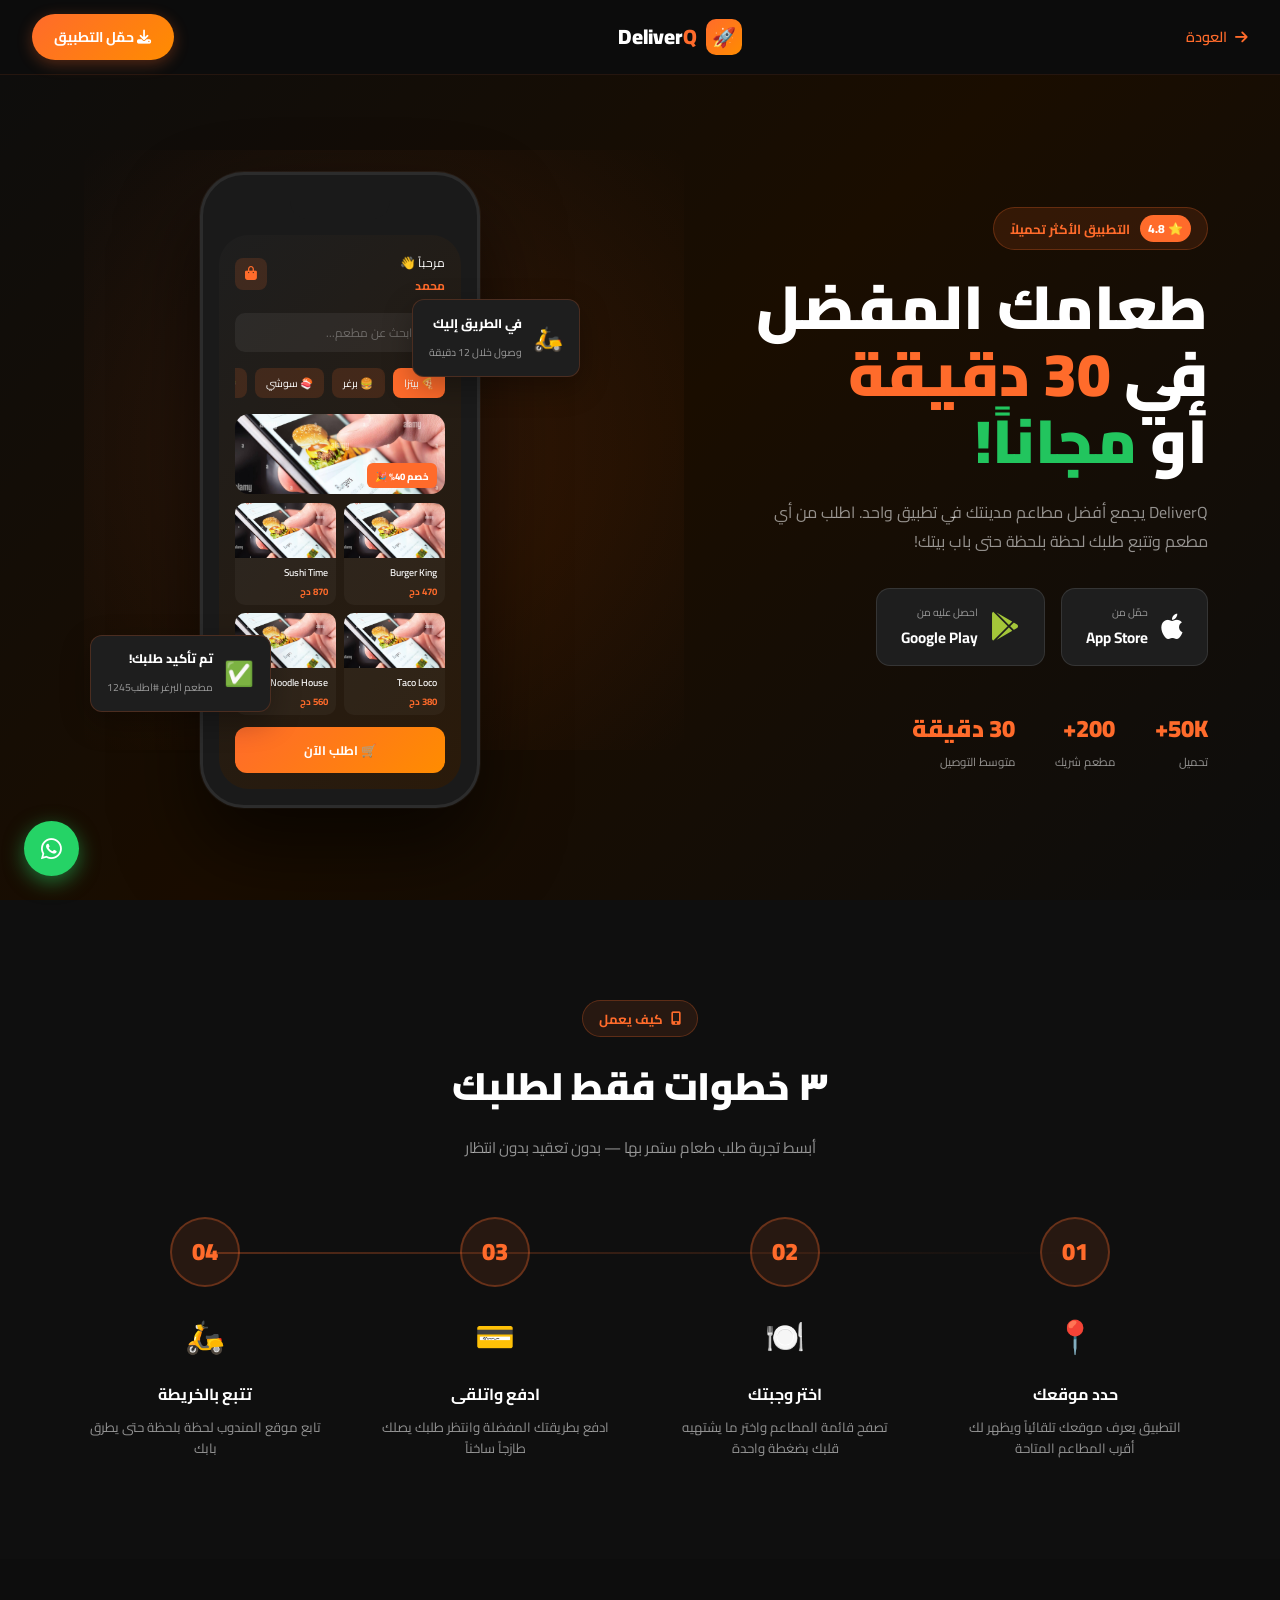
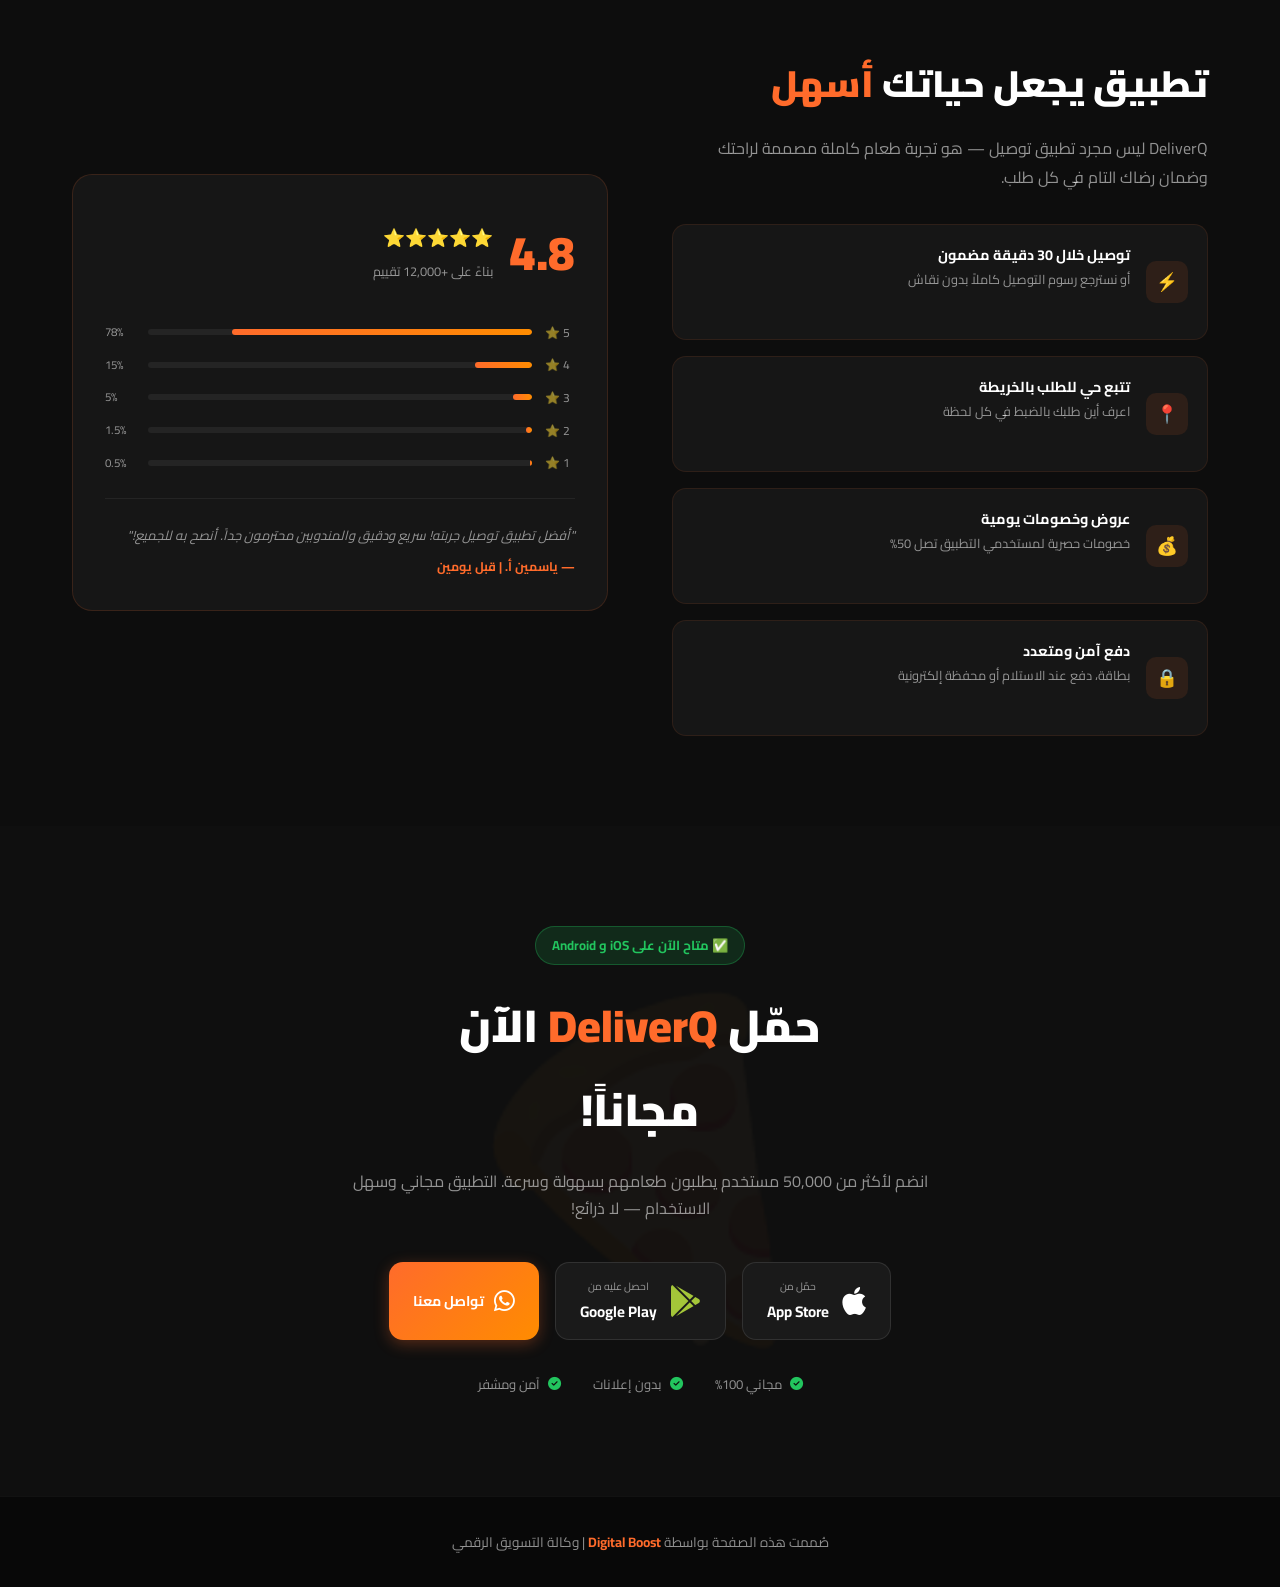
<file: landing/app.html>
<!DOCTYPE html>
<html lang="ar" dir="rtl">
<head>
    <meta charset="UTF-8">
    <meta name="viewport" content="width=device-width, initial-scale=1.0">
    <title>DeliverQ | تطبيق التوصيل السريع</title>
    <meta name="description" content="DeliverQ - تطبيق التوصيل الأذكى. طعامك المفضل يصلك في 30 دقيقة أو أقل!">
    <link href="https://fonts.googleapis.com/css2?family=Cairo:wght@300;400;600;700;900&display=swap" rel="stylesheet">
    <link rel="stylesheet" href="https://cdn.jsdelivr.net/npm/@fortawesome/fontawesome-free@6.4.0/css/all.min.css">
    <style>
        :root {
            --orange: #ff6b2b;
            --orange2: #ff8c00;
            --dark: #0d0d0d;
            --card: #161616;
            --card2: #1e1e1e;
            --white: #ffffff;
            --muted: rgba(255,255,255,0.55);
            --green: #22c55e;
            --font: 'Cairo', sans-serif;
        }
        * { margin: 0; padding: 0; box-sizing: border-box; }
        html { scroll-behavior: smooth; }
        body { font-family: var(--font); background: var(--dark); color: white; overflow-x: hidden; direction: rtl; }

        /* NAV */
        nav {
            position: fixed; top: 0; width: 100%; z-index: 1000;
            background: rgba(13,13,13,0.97); backdrop-filter: blur(20px);
            border-bottom: 1px solid rgba(255,107,43,0.1);
            padding: 0.9rem 2rem; display: flex; align-items: center; justify-content: space-between;
        }
        .app-brand { display: flex; align-items: center; gap: 0.6rem; }
        .brand-logo { width: 36px; height: 36px; background: linear-gradient(135deg, var(--orange), var(--orange2)); border-radius: 10px; display: flex; align-items: center; justify-content: center; font-size: 1.2rem; }
        .brand-name { font-size: 1.3rem; font-weight: 900; }
        .brand-name span { color: var(--orange); }
        .nav-actions { display: flex; gap: 0.8rem; align-items: center; }
        .download-btn {
            background: linear-gradient(135deg, var(--orange), var(--orange2));
            color: white; padding: 0.6rem 1.4rem; border-radius: 50px;
            font-weight: 700; font-size: 0.88rem; text-decoration: none; transition: all 0.3s;
            box-shadow: 0 4px 15px rgba(255,107,43,0.3);
        }
        .download-btn:hover { transform: translateY(-2px); box-shadow: 0 8px 25px rgba(255,107,43,0.5); }
        .back-link { display: flex; align-items: center; gap: 0.5rem; color: var(--orange); font-weight: 600; font-size: 0.9rem; text-decoration: none; }
        .back-link:hover { gap: 0.8rem; }

        /* HERO */
        #hero {
            min-height: 100vh; padding-top: 80px;
            background: linear-gradient(135deg, #0d0d0d 0%, #1a0d00 50%, #0d0d0d 100%);
            display: flex; align-items: center; position: relative; overflow: hidden;
        }
        .hero-glow { position: absolute; width: 600px; height: 600px; background: radial-gradient(circle, rgba(255,107,43,0.12), transparent); top: 50%; left: 30%; transform: translate(-50%,-50%); pointer-events: none; }
        .hero-c { max-width: 1200px; margin: 0 auto; padding: 0 2rem; display: grid; grid-template-columns: 1fr 1fr; gap: 4rem; align-items: center; position: relative; z-index: 2; width: 100%; }
        .app-label {
            display: inline-flex; align-items: center; gap: 0.6rem;
            background: rgba(255,107,43,0.12); border: 1px solid rgba(255,107,43,0.25);
            color: var(--orange); padding: 0.4rem 1rem; border-radius: 50px; font-size: 0.82rem; font-weight: 700; margin-bottom: 1.5rem;
        }
        .app-label .rating { background: var(--orange); color: white; padding: 0.15rem 0.5rem; border-radius: 50px; font-size: 0.75rem; font-weight: 800; }
        .hero-h { font-size: clamp(2.2rem,5vw,3.8rem); font-weight: 900; line-height: 1.1; margin-bottom: 1.5rem; }
        .hero-h .o { color: var(--orange); }
        .hero-h .g { color: var(--green); }
        .hero-p { color: var(--muted); font-size: 1rem; line-height: 1.8; margin-bottom: 2rem; max-width: 480px; }
        .store-btns { display: flex; gap: 1rem; flex-wrap: wrap; margin-bottom: 2.5rem; }
        .store-btn {
            display: flex; align-items: center; gap: 0.8rem;
            background: var(--card2); border: 1px solid rgba(255,255,255,0.1);
            padding: 0.8rem 1.5rem; border-radius: 14px; text-decoration: none; color: white; transition: all 0.3s;
        }
        .store-btn:hover { border-color: var(--orange); transform: translateY(-2px); box-shadow: 0 8px 20px rgba(255,107,43,0.2); }
        .store-btn i { font-size: 1.8rem; }
        .store-btn i.apple { color: white; }
        .store-btn i.android { color: #a4c639; }
        .store-btn .sb-text small { display: block; font-size: 0.65rem; color: var(--muted); }
        .store-btn .sb-text strong { font-size: 0.95rem; font-weight: 700; }
        .trust-row { display: flex; gap: 2.5rem; }
        .tr-item { display: flex; flex-direction: column; }
        .tr-num { font-size: 1.5rem; font-weight: 900; color: var(--orange); }
        .tr-lbl { font-size: 0.72rem; color: var(--muted); }

        /* Phone Mockup */
        .phone-mockup { display: flex; justify-content: center; align-items: center; position: relative; }
        .phone-frame {
            width: 280px; background: #1a1a1a; border-radius: 44px;
            border: 3px solid rgba(255,255,255,0.08); padding: 1rem;
            box-shadow: 0 40px 80px rgba(0,0,0,0.6), 0 0 0 1px rgba(255,255,255,0.05);
            position: relative; overflow: hidden;
        }
        .phone-notch { width: 100px; height: 28px; background: #1a1a1a; border-radius: 0 0 18px 18px; margin: 0 auto 1rem; position: relative; z-index: 5; }
        .phone-screen { background: linear-gradient(135deg, #1e1e1e, #2a1a0a); border-radius: 30px; padding: 1rem; min-height: 480px; overflow: hidden; position: relative; }
        .ps-header { display: flex; align-items: center; justify-content: space-between; margin-bottom: 1rem; }
        .ps-greeting { font-size: 0.75rem; }
        .ps-greeting span { color: var(--orange); font-weight: 700; }
        .ps-cart { width: 32px; height: 32px; background: rgba(255,107,43,0.15); border-radius: 8px; display: flex; align-items: center; justify-content: center; color: var(--orange); font-size: 0.85rem; }
        .ps-search { background: rgba(255,255,255,0.06); border-radius: 10px; padding: 0.5rem 0.8rem; display: flex; align-items: center; gap: 0.5rem; margin-bottom: 1rem; color: rgba(255,255,255,0.3); font-size: 0.75rem; }
        .ps-search i { color: var(--orange); }
        .ps-cats { display: flex; gap: 0.5rem; margin-bottom: 1rem; overflow-x: hidden; }
        .ps-cat { background: rgba(255,107,43,0.15); border-radius: 8px; padding: 0.3rem 0.7rem; font-size: 0.65rem; white-space: nowrap; color: white; }
        .ps-cat.act { background: var(--orange); }
        .ps-banner { border-radius: 14px; margin-bottom: 0.6rem; position: relative; overflow: hidden; }
        .psb-text small { font-size: 0.6rem; color: var(--muted); }
        .psb-text strong { display: block; font-size: 0.78rem; font-weight: 800; }
        .psb-emoji { font-size: 2rem; }
        .ps-items { display: grid; grid-template-columns: 1fr 1fr; gap: 0.5rem; }
        .ps-item { background: rgba(255,255,255,0.04); border-radius: 10px; overflow:hidden; }
        .ps-item-img { width:100%; height:55px; object-fit:cover; display:block; }
        .ps-item-info { padding: 0.3rem 0.5rem; }
        .psi-emoji { font-size: 1.5rem; margin-bottom: 0.3rem; }
        .psi-name { font-size: 0.62rem; font-weight: 600; }
        .psi-price { font-size: 0.6rem; color: var(--orange); font-weight: 700; }
        .ps-order-btn { background: linear-gradient(135deg, var(--orange), var(--orange2)); border: none; border-radius: 12px; padding: 0.7rem; width: 100%; color: white; font-weight: 700; font-size: 0.78rem; margin-top: 0.8rem; cursor: pointer; font-family: var(--font); }

        /* Float elements */
        .phone-float {
            position: absolute; background: var(--card2); border: 1px solid rgba(255,107,43,0.2);
            border-radius: 12px; padding: 0.7rem 1rem; display: flex; align-items: center; gap: 0.7rem;
            box-shadow: 0 10px 30px rgba(0,0,0,0.3);
        }
        .pf-left { top: 20%; right: -100px; animation: float-r 4s ease-in-out infinite; }
        .pf-bottom { bottom: 15%; left: -110px; animation: float-r 4s ease-in-out infinite 2s; }
        @keyframes float-r { 0%,100%{transform:translateY(0)} 50%{transform:translateY(-10px)} }
        .pf-icon { font-size: 1.5rem; }
        .pf-text strong { display: block; font-size: 0.78rem; font-weight: 800; }
        .pf-text span { font-size: 0.65rem; color: var(--muted); }

        /* HOW IT WORKS */
        #how { padding: 100px 0; background: #0f0f0f; }
        .hw { max-width: 1200px; margin: 0 auto; padding: 0 2rem; }
        .sec-h { text-align: center; margin-bottom: 3.5rem; }
        .sec-tag { display: inline-flex; align-items: center; gap: 0.5rem; background: rgba(255,107,43,0.1); border: 1px solid rgba(255,107,43,0.25); color: var(--orange); padding: 0.35rem 1rem; border-radius: 50px; font-size: 0.82rem; font-weight: 700; margin-bottom: 0.8rem; }
        .sec-title { font-size: clamp(1.6rem,3vw,2.4rem); font-weight: 900; margin-bottom: 0.8rem; }
        .sec-sub { color: var(--muted); font-size: 0.95rem; max-width: 500px; margin: 0 auto; line-height: 1.7; }
        .steps { display: grid; grid-template-columns: repeat(4,1fr); gap: 1.5rem; position: relative; }
        .steps::before { content: ''; position: absolute; top: 35px; right: 12%; left: 12%; height: 2px; background: linear-gradient(90deg, var(--orange), transparent); opacity: 0.3; }
        .step { text-align: center; padding: 0 1rem; }
        .step-num { width: 70px; height: 70px; background: rgba(255,107,43,0.1); border: 2px solid rgba(255,107,43,0.3); border-radius: 50%; margin: 0 auto 1.2rem; display: flex; align-items: center; justify-content: center; font-size: 1.5rem; font-weight: 900; color: var(--orange); transition: all 0.3s; }
        .step:hover .step-num { background: var(--orange); color: white; transform: scale(1.1); }
        .step-icon { font-size: 2rem; margin-bottom: 0.8rem; }
        .step h3 { font-size: 1rem; font-weight: 700; margin-bottom: 0.5rem; }
        .step p { font-size: 0.83rem; color: var(--muted); line-height: 1.6; }

        /* FEATURES GRID */
        #features { padding: 90px 0; background: var(--dark); }
        .feat-g { display: grid; grid-template-columns: 1fr 1fr; gap: 4rem; align-items: center; }
        .feat-left h2 { font-size: clamp(1.6rem,3vw,2.3rem); font-weight: 900; margin-bottom: 1rem; }
        .feat-left h2 span { color: var(--orange); }
        .feat-left p { color: var(--muted); line-height: 1.8; margin-bottom: 2rem; }
        .feat-list { display: flex; flex-direction: column; gap: 1rem; }
        .feat-item { display: flex; align-items: center; gap: 1rem; background: var(--card); border: 1px solid rgba(255,107,43,0.1); border-radius: 14px; padding: 1rem 1.2rem; transition: all 0.3s; }
        .feat-item:hover { border-color: var(--orange); transform: translateX(-5px); }
        .feat-item-icon { width: 42px; height: 42px; background: rgba(255,107,43,0.1); border-radius: 10px; display: flex; align-items: center; justify-content: center; font-size: 1.1rem; flex-shrink: 0; }
        .feat-item-text h4 { font-size: 0.9rem; font-weight: 700; }
        .feat-item-text p { font-size: 0.8rem; color: var(--muted); }
        .ratings-widget { background: var(--card); border: 1px solid rgba(255,107,43,0.15); border-radius: 20px; padding: 2rem; }
        .rw-header { display: flex; align-items: center; gap: 1rem; margin-bottom: 1.5rem; }
        .rw-score { font-size: 3rem; font-weight: 900; color: var(--orange); }
        .rw-info { flex: 1; }
        .rw-stars { color: var(--orange2); font-size: 1.1rem; margin-bottom: 0.3rem; }
        .rw-count { font-size: 0.8rem; color: var(--muted); }
        .rw-bars { display: flex; flex-direction: column; gap: 0.6rem; }
        .rw-bar-row { display: flex; align-items: center; gap: 0.8rem; }
        .rw-bar-row span { font-size: 0.75rem; color: var(--muted); width: 30px; text-align: left; }
        .rw-bar-track { flex: 1; height: 6px; background: rgba(255,255,255,0.06); border-radius: 3px; overflow: hidden; }
        .rw-bar-fill { height: 100%; background: linear-gradient(90deg, var(--orange), var(--orange2)); border-radius: 3px; }

        /* DOWNLOAD CTA */
        #download { padding: 100px 0; background: #0f0f0f; text-align: center; position: relative; overflow: hidden; }
        #download::before { content: '🍕'; font-size: 20rem; position: absolute; top: 50%; left: 50%; transform: translate(-50%,-50%); opacity: 0.03; pointer-events: none; }
        .dl-content { position: relative; z-index: 2; max-width: 700px; margin: 0 auto; padding: 0 2rem; }
        .dl-badge { display: inline-block; background: rgba(34,197,94,0.15); border: 1px solid rgba(34,197,94,0.3); color: var(--green); padding: 0.4rem 1rem; border-radius: 50px; font-size: 0.82rem; font-weight: 700; margin-bottom: 1.2rem; }
        .dl-title { font-size: clamp(1.8rem,3.5vw,2.8rem); font-weight: 900; margin-bottom: 1rem; }
        .dl-title span { color: var(--orange); }
        .dl-desc { color: var(--muted); font-size: 1rem; line-height: 1.7; margin-bottom: 2.5rem; }
        .dl-btns { display: flex; gap: 1rem; justify-content: center; flex-wrap: wrap; margin-bottom: 2rem; }
        .dl-trust { display: flex; justify-content: center; gap: 2rem; }
        .dt-item { display: flex; align-items: center; gap: 0.5rem; font-size: 0.82rem; color: var(--muted); }
        .dt-item i { color: var(--green); }

        footer { background: #080808; border-top: 1px solid rgba(255,255,255,0.04); padding: 2rem; text-align: center; color: var(--muted); font-size: 0.85rem; }
        footer strong { color: var(--orange); }

        @media(max-width:900px) {
            .hero-c { grid-template-columns: 1fr; text-align: center; }
            .phone-mockup { display: none; }
            .store-btns { justify-content: center; }
            .trust-row { justify-content: center; }
            .steps { grid-template-columns: repeat(2,1fr); }
            .steps::before { display: none; }
            .feat-g { grid-template-columns: 1fr; }
        }
        @media(max-width:600px) { .steps { grid-template-columns: 1fr; } }
    </style>
</head>
<body>

    <nav>
        <a href="../index.html#portfolio" class="back-link"><i class="fas fa-arrow-right"></i> العودة</a>
        <div class="app-brand">
            <div class="brand-logo">🚀</div>
            <div class="brand-name">Deliver<span>Q</span></div>
        </div>
        <div class="nav-actions">
            <a href="#download" class="download-btn"><i class="fas fa-download"></i> حمّل التطبيق</a>
        </div>
    </nav>

    <!-- HERO -->
    <section id="hero">
        <div class="hero-glow"></div>
        <div class="hero-c">
            <div>
                <div class="app-label">
                    <span class="rating">⭐ 4.8</span>
                    التطبيق الأكثر تحميلاً
                </div>
                <h1 class="hero-h">
                    طعامك المفضل<br>
                    في <span class="o">30 دقيقة</span><br>
                    أو <span class="g">مجاناً!</span>
                </h1>
                <p class="hero-p">
                    DeliverQ يجمع أفضل مطاعم مدينتك في تطبيق واحد. اطلب من أي مطعم وتتبع طلبك لحظة بلحظة حتى باب بيتك!
                </p>
                <div class="store-btns">
                    <a href="#download" class="store-btn">
                        <i class="fab fa-apple apple"></i>
                        <div class="sb-text">
                            <small>حمّل من</small>
                            <strong>App Store</strong>
                        </div>
                    </a>
                    <a href="#download" class="store-btn">
                        <i class="fab fa-google-play android"></i>
                        <div class="sb-text">
                            <small>احصل عليه من</small>
                            <strong>Google Play</strong>
                        </div>
                    </a>
                </div>
                <div class="trust-row">
                    <div class="tr-item"><div class="tr-num">50K+</div><div class="tr-lbl">تحميل</div></div>
                    <div class="tr-item"><div class="tr-num">200+</div><div class="tr-lbl">مطعم شريك</div></div>
                    <div class="tr-item"><div class="tr-num">30 دقيقة</div><div class="tr-lbl">متوسط التوصيل</div></div>
                </div>
            </div>
            <div class="phone-mockup">
                <div style="position:relative">
                    <div class="phone-frame">
                        <div class="phone-notch"></div>
                        <div class="phone-screen">
                            <div class="ps-header">
                                <div class="ps-greeting">مرحباً 👋<br><span>محمد</span></div>
                                <div class="ps-cart"><i class="fas fa-shopping-bag"></i></div>
                            </div>
                            <div class="ps-search">
                                <i class="fas fa-search"></i> ابحث عن مطعم...
                            </div>
                            <div class="ps-cats">
                                <div class="ps-cat act">🍕 بيتزا</div>
                                <div class="ps-cat">🍔 برغر</div>
                                <div class="ps-cat">🍣 سوشي</div>
                                <div class="ps-cat">🥗 صحي</div>
                            </div>
                            <div class="ps-banner" style="padding:0;overflow:hidden;margin-bottom:0.6rem">
                                <img src="../images/products/food-delivery.jpg" alt="Food Delivery" style="width:100%;height:80px;object-fit:cover;display:block" loading="lazy">
                                <div style="position:absolute;bottom:6px;right:8px;background:var(--orange);color:white;font-size:0.6rem;font-weight:800;padding:0.2rem 0.5rem;border-radius:6px">خصم 40% 🎉</div>
                            </div>
                            <div class="ps-items">
                                <div class="ps-item">
                                    <img class="ps-item-img" src="../images/products/food-delivery.jpg" alt="Burger" loading="lazy">
                                    <div class="ps-item-info"><div class="psi-name">Burger King</div><div class="psi-price">470 دج</div></div>
                                </div>
                                <div class="ps-item">
                                    <img class="ps-item-img" src="../images/products/food-delivery.jpg" alt="Sushi" loading="lazy" style="object-position:right">
                                    <div class="ps-item-info"><div class="psi-name">Sushi Time</div><div class="psi-price">870 دج</div></div>
                                </div>
                                <div class="ps-item">
                                    <img class="ps-item-img" src="../images/products/food-delivery.jpg" alt="Taco" loading="lazy" style="object-position:left">
                                    <div class="ps-item-info"><div class="psi-name">Taco Loco</div><div class="psi-price">380 دج</div></div>
                                </div>
                                <div class="ps-item">
                                    <img class="ps-item-img" src="../images/products/food-delivery.jpg" alt="Noodle" loading="lazy" style="object-position:center">
                                    <div class="ps-item-info"><div class="psi-name">Noodle House</div><div class="psi-price">560 دج</div></div>
                                </div>
                            </div>
                            <button class="ps-order-btn">🛒 اطلب الآن</button>
                        </div>
                    </div>
                    <div class="phone-float pf-left">
                        <div class="pf-icon">🛵</div>
                        <div class="pf-text"><strong>في الطريق إليك</strong><span>وصول خلال 12 دقيقة</span></div>
                    </div>
                    <div class="phone-float pf-bottom">
                        <div class="pf-icon">✅</div>
                        <div class="pf-text"><strong>تم تأكيد طلبك!</strong><span>مطعم البرغر #اطلب1245</span></div>
                    </div>
                </div>
            </div>
        </div>
    </section>

    <!-- HOW IT WORKS -->
    <section id="how">
        <div class="hw">
            <div class="sec-h">
                <div class="sec-tag"><i class="fas fa-mobile-alt"></i> كيف يعمل</div>
                <h2 class="sec-title">٣ خطوات فقط لطلبك</h2>
                <p class="sec-sub">أبسط تجربة طلب طعام ستمر بها — بدون تعقيد بدون انتظار</p>
            </div>
            <div class="steps">
                <div class="step">
                    <div class="step-num">01</div>
                    <div class="step-icon">📍</div>
                    <h3>حدد موقعك</h3>
                    <p>التطبيق يعرف موقعك تلقائياً ويظهر لك أقرب المطاعم المتاحة</p>
                </div>
                <div class="step">
                    <div class="step-num">02</div>
                    <div class="step-icon">🍽️</div>
                    <h3>اختر وجبتك</h3>
                    <p>تصفح قائمة المطاعم واختر ما يشتهيه قلبك بضغطة واحدة</p>
                </div>
                <div class="step">
                    <div class="step-num">03</div>
                    <div class="step-icon">💳</div>
                    <h3>ادفع واتلقى</h3>
                    <p>ادفع بطريقتك المفضلة وانتظر طلبك يصلك طازجاً ساخناً</p>
                </div>
                <div class="step">
                    <div class="step-num">04</div>
                    <div class="step-icon">🛵</div>
                    <h3>تتبع بالخريطة</h3>
                    <p>تابع موقع المندوب لحظة بلحظة حتى يطرق بابك</p>
                </div>
            </div>
        </div>
    </section>

    <!-- FEATURES -->
    <section id="features">
        <div class="hw">
            <div class="feat-g">
                <div class="feat-left">
                    <h2>تطبيق يجعل حياتك <span>أسهل</span></h2>
                    <p>DeliverQ ليس مجرد تطبيق توصيل — هو تجربة طعام كاملة مصممة لراحتك وضمان رضاك التام في كل طلب.</p>
                    <div class="feat-list">
                        <div class="feat-item">
                            <div class="feat-item-icon">⚡</div>
                            <div class="feat-item-text">
                                <h4>توصيل خلال 30 دقيقة مضمون</h4>
                                <p>أو نسترجع رسوم التوصيل كاملاً بدون نقاش</p>
                            </div>
                        </div>
                        <div class="feat-item">
                            <div class="feat-item-icon">📍</div>
                            <div class="feat-item-text">
                                <h4>تتبع حي للطلب بالخريطة</h4>
                                <p>اعرف أين طلبك بالضبط في كل لحظة</p>
                            </div>
                        </div>
                        <div class="feat-item">
                            <div class="feat-item-icon">💰</div>
                            <div class="feat-item-text">
                                <h4>عروض وخصومات يومية</h4>
                                <p>خصومات حصرية لمستخدمي التطبيق تصل 50%</p>
                            </div>
                        </div>
                        <div class="feat-item">
                            <div class="feat-item-icon">🔒</div>
                            <div class="feat-item-text">
                                <h4>دفع آمن ومتعدد</h4>
                                <p>بطاقة، دفع عند الاستلام أو محفظة إلكترونية</p>
                            </div>
                        </div>
                    </div>
                </div>
                <div class="ratings-widget">
                    <div class="rw-header">
                        <div class="rw-score">4.8</div>
                        <div class="rw-info">
                            <div class="rw-stars">⭐⭐⭐⭐⭐</div>
                            <div class="rw-count">بناءً على +12,000 تقييم</div>
                        </div>
                    </div>
                    <div class="rw-bars">
                        <div class="rw-bar-row">
                            <span>5 ⭐</span>
                            <div class="rw-bar-track"><div class="rw-bar-fill" style="width:78%"></div></div>
                            <span style="font-size:0.72rem;color:var(--muted)">78%</span>
                        </div>
                        <div class="rw-bar-row">
                            <span>4 ⭐</span>
                            <div class="rw-bar-track"><div class="rw-bar-fill" style="width:15%"></div></div>
                            <span style="font-size:0.72rem;color:var(--muted)">15%</span>
                        </div>
                        <div class="rw-bar-row">
                            <span>3 ⭐</span>
                            <div class="rw-bar-track"><div class="rw-bar-fill" style="width:5%"></div></div>
                            <span style="font-size:0.72rem;color:var(--muted)">5%</span>
                        </div>
                        <div class="rw-bar-row">
                            <span>2 ⭐</span>
                            <div class="rw-bar-track"><div class="rw-bar-fill" style="width:1.5%"></div></div>
                            <span style="font-size:0.72rem;color:var(--muted)">1.5%</span>
                        </div>
                        <div class="rw-bar-row">
                            <span>1 ⭐</span>
                            <div class="rw-bar-track"><div class="rw-bar-fill" style="width:0.5%"></div></div>
                            <span style="font-size:0.72rem;color:var(--muted)">0.5%</span>
                        </div>
                    </div>
                    <div style="margin-top:1.5rem;padding-top:1.5rem;border-top:1px solid rgba(255,255,255,0.06)">
                        <p style="font-size:0.82rem;color:var(--muted);font-style:italic">"أفضل تطبيق توصيل جربته! سريع ودقيق والمندوبين محترمون جداً. أنصح به للجميع!"</p>
                        <p style="font-size:0.78rem;color:var(--orange);font-weight:700;margin-top:0.5rem">— ياسمين أ. | قبل يومين</p>
                    </div>
                </div>
            </div>
        </div>
    </section>

    <!-- DOWNLOAD CTA -->
    <section id="download">
        <div class="dl-content">
            <div class="dl-badge">✅ متاح الآن على iOS و Android</div>
            <h2 class="dl-title">حمّل <span>DeliverQ</span> الآن<br>مجاناً!</h2>
            <p class="dl-desc">انضم لأكثر من 50,000 مستخدم يطلبون طعامهم بسهولة وسرعة. التطبيق مجاني وسهل الاستخدام — لا ذرائع!</p>
            <div class="dl-btns">
                <a href="#" class="store-btn" style="background:#1a1a1a">
                    <i class="fab fa-apple apple" style="font-size:2rem"></i>
                    <div class="sb-text"><small>حمّل من</small><strong>App Store</strong></div>
                </a>
                <a href="#" class="store-btn" style="background:#1a1a1a">
                    <i class="fab fa-google-play android" style="font-size:2rem"></i>
                    <div class="sb-text"><small>احصل عليه من</small><strong>Google Play</strong></div>
                </a>
                <a href="https://wa.me/213697608838?text=أريد%20معرفة%20المزيد%20عن%20DeliverQ" target="_blank" class="download-btn" style="display:flex;align-items:center;gap:0.6rem;border-radius:14px;padding:0.8rem 1.5rem">
                    <i class="fab fa-whatsapp" style="font-size:1.5rem"></i> تواصل معنا
                </a>
            </div>
            <div class="dl-trust">
                <div class="dt-item"><i class="fas fa-check-circle"></i> مجاني 100%</div>
                <div class="dt-item"><i class="fas fa-check-circle"></i> بدون إعلانات</div>
                <div class="dt-item"><i class="fas fa-check-circle"></i> آمن ومشفر</div>
            </div>
        </div>
    </section>

    <footer>
        <p>صُممت هذه الصفحة بواسطة <strong>Digital Boost</strong> | وكالة التسويق الرقمي</p>
    </footer>

    <a href="https://wa.me/213697608838" target="_blank"
       style="position:fixed;bottom:1.5rem;left:1.5rem;width:55px;height:55px;background:#25d366;border-radius:50%;display:flex;align-items:center;justify-content:center;font-size:1.5rem;color:white;text-decoration:none;box-shadow:0 6px 20px rgba(37,211,102,0.5);z-index:999">
        <i class="fab fa-whatsapp"></i>
    </a>
</body>
</html>
</file>
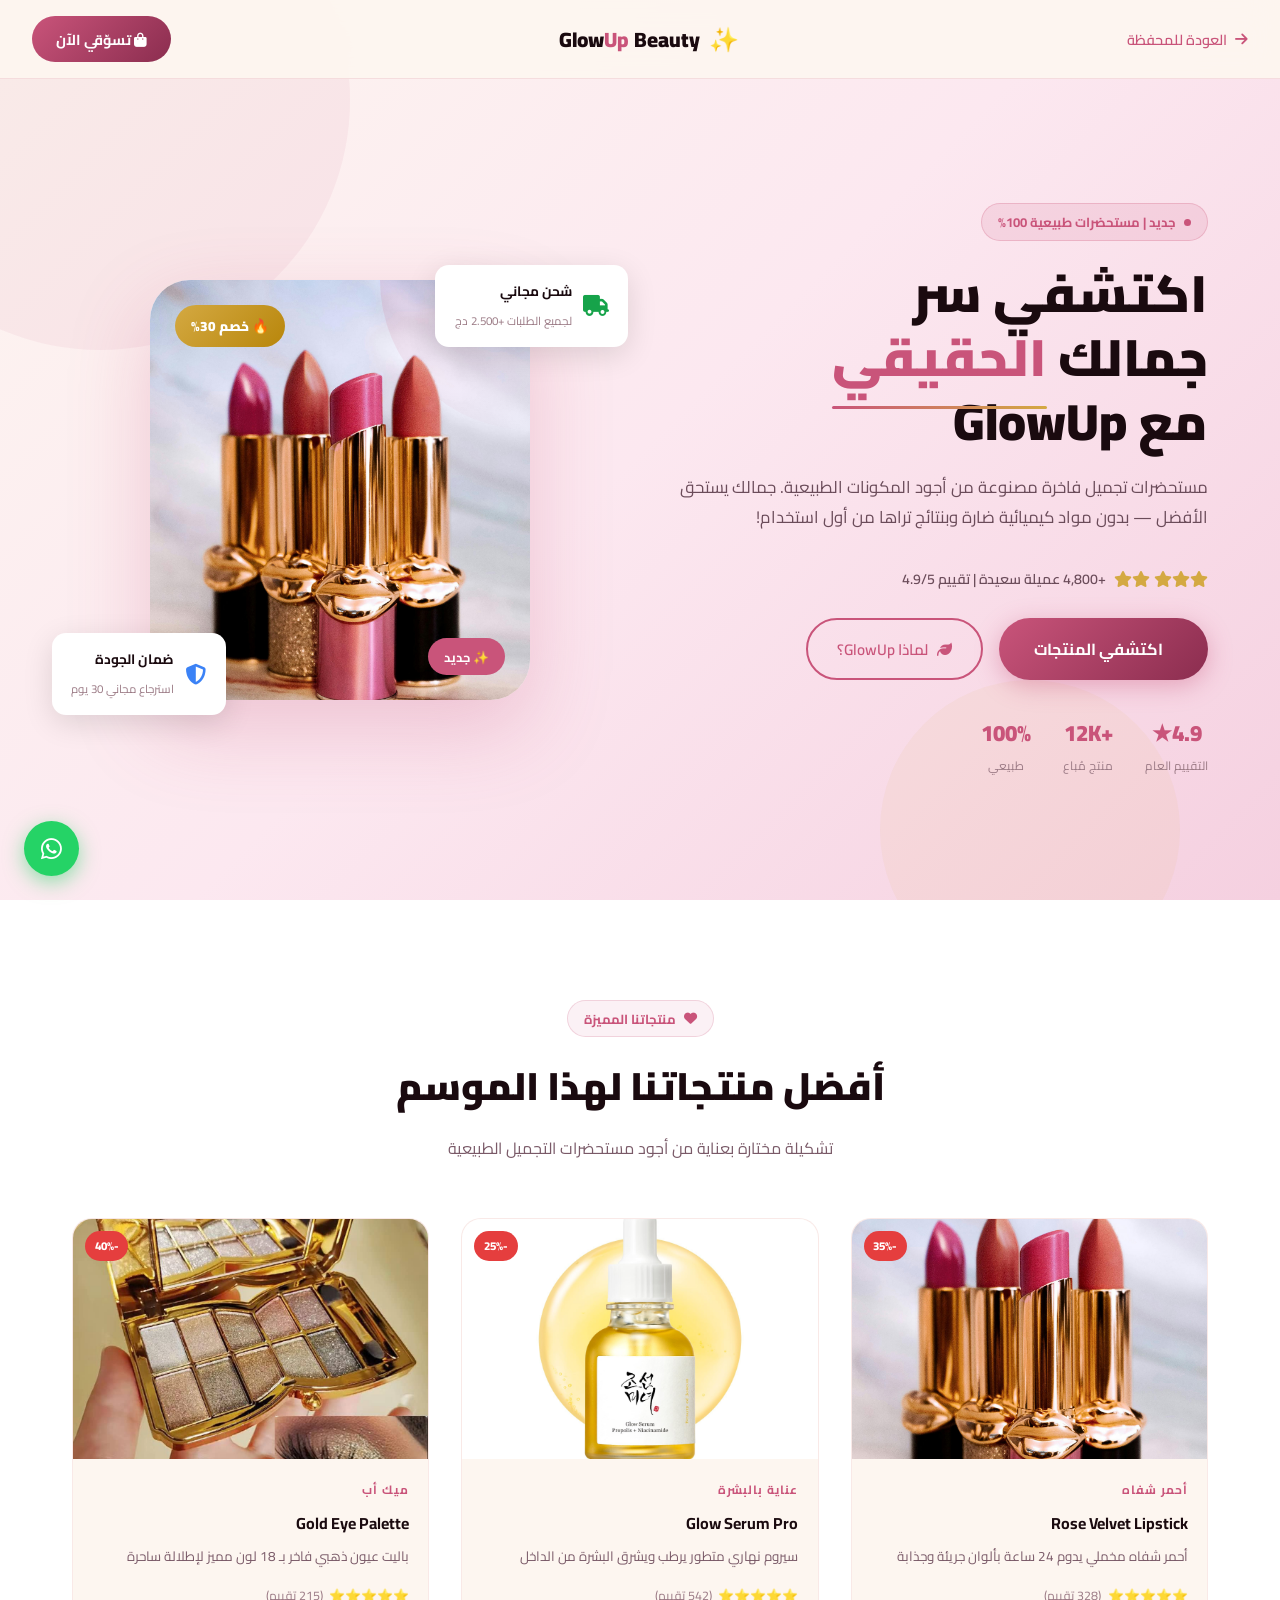
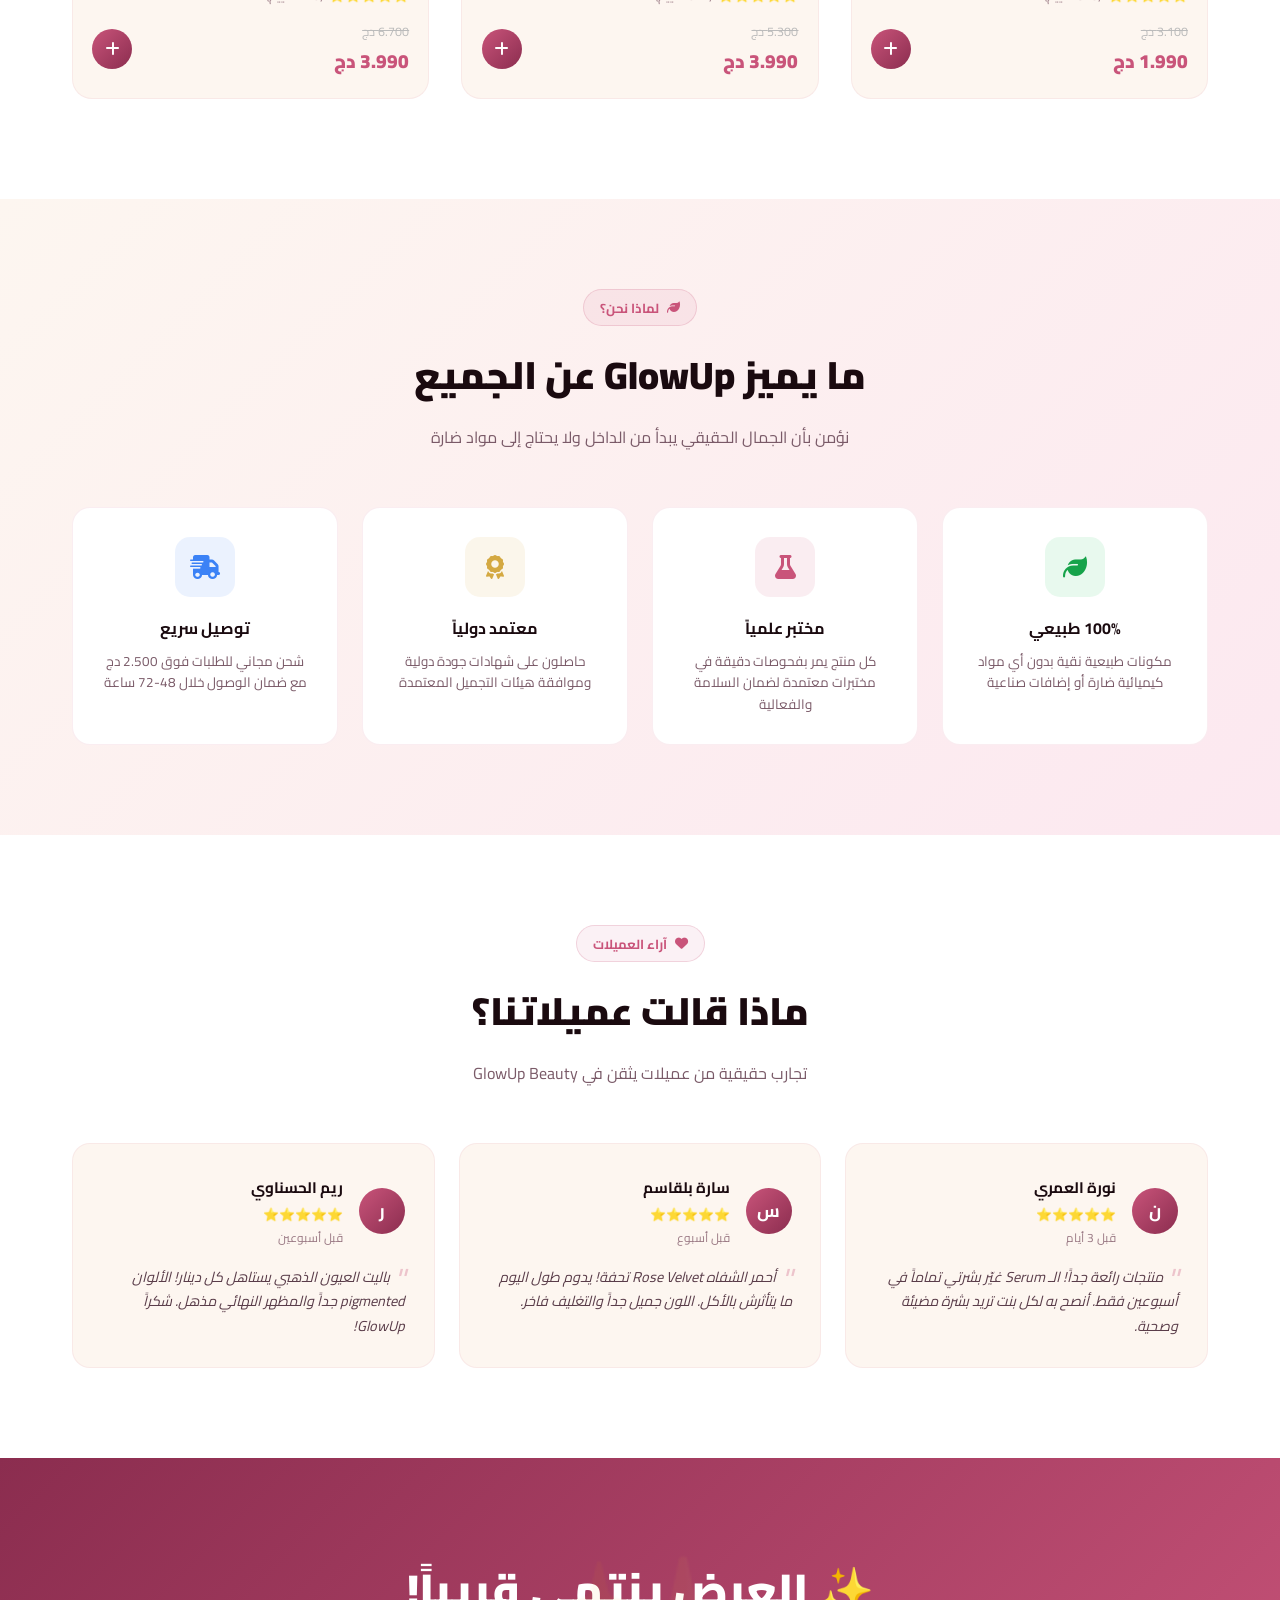
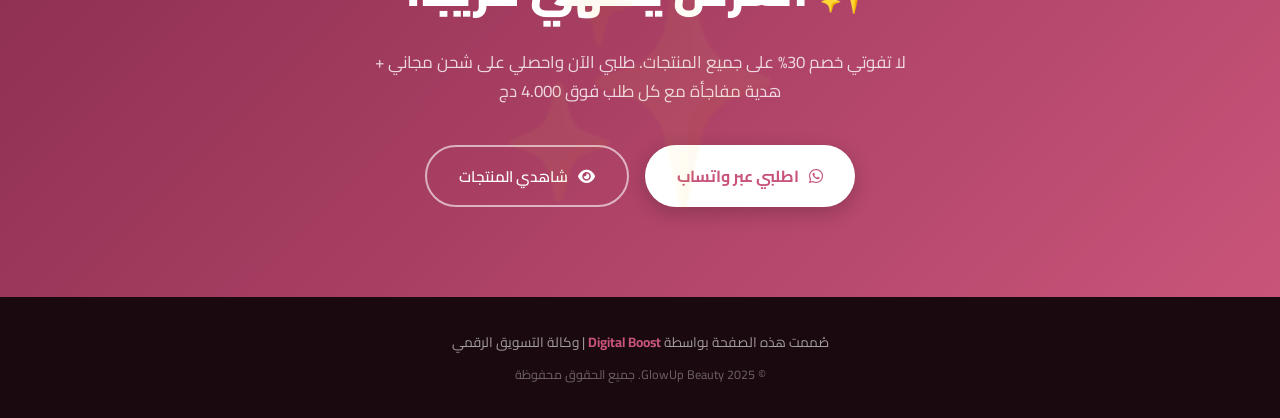
<file: landing/beauty.html>
<!DOCTYPE html>
<html lang="ar" dir="rtl">
<head>
    <meta charset="UTF-8">
    <meta name="viewport" content="width=device-width, initial-scale=1.0">
    <title>GlowUp Beauty | مستحضرات تجميل فاخرة</title>
    <meta name="description" content="اكتشفي سر جمالك الحقيقي مع GlowUp Beauty - مستحضرات تجميل طبيعية 100% بأسعار لا تُقاوَم">
    <link href="https://fonts.googleapis.com/css2?family=Cairo:wght@300;400;600;700;900&display=swap" rel="stylesheet">
    <link rel="stylesheet" href="https://cdn.jsdelivr.net/npm/@fortawesome/fontawesome-free@6.4.0/css/all.min.css">
    <style>
        :root {
            --rose: #c9547a;
            --rose-light: #f0a0bc;
            --rose-dark: #8b2d4f;
            --gold: #d4a942;
            --dark: #1a0a0f;
            --cream: #fdf6f0;
            --white: #ffffff;
            --font: 'Cairo', sans-serif;
        }
        * { margin: 0; padding: 0; box-sizing: border-box; }
        html { scroll-behavior: smooth; }
        body { font-family: var(--font); background: var(--cream); color: var(--dark); overflow-x: hidden; direction: rtl; }

        /* ===== NAVBAR ===== */
        nav {
            position: fixed; top: 0; width: 100%; z-index: 1000;
            background: rgba(253,246,240,0.95); backdrop-filter: blur(15px);
            border-bottom: 1px solid rgba(201,84,122,0.15);
            padding: 1rem 2rem; display: flex; align-items: center; justify-content: space-between;
        }
        .nav-brand { display: flex; align-items: center; gap: 0.6rem; }
        .nav-brand .brand-icon { font-size: 1.5rem; color: var(--rose); }
        .nav-brand h1 { font-size: 1.3rem; font-weight: 900; color: var(--dark); }
        .nav-brand h1 span { color: var(--rose); }
        .nav-cta {
            background: linear-gradient(135deg, var(--rose), var(--rose-dark));
            color: white; padding: 0.6rem 1.5rem; border-radius: 50px;
            font-weight: 700; font-size: 0.9rem; border: none; cursor: pointer;
            text-decoration: none; transition: all 0.3s;
        }
        .nav-cta:hover { transform: translateY(-2px); box-shadow: 0 8px 20px rgba(201,84,122,0.4); }
        .back-link {
            display: flex; align-items: center; gap: 0.5rem;
            color: var(--rose); font-weight: 600; font-size: 0.9rem; text-decoration: none;
            transition: gap 0.3s;
        }
        .back-link:hover { gap: 0.8rem; }

        /* ===== HERO ===== */
        #hero {
            min-height: 100vh; padding-top: 80px;
            background: linear-gradient(135deg, #fdf6f0 0%, #fce8f0 50%, #f5d0e0 100%);
            display: flex; align-items: center; position: relative; overflow: hidden;
        }
        .hero-deco { position: absolute; border-radius: 50%; opacity: 0.07; }
        .deco-1 { width: 500px; height: 500px; background: var(--rose); top: -150px; left: -150px; }
        .deco-2 { width: 300px; height: 300px; background: var(--gold); bottom: -80px; right: 100px; }
        .hero-container { max-width: 1200px; margin: 0 auto; padding: 0 2rem; display: grid; grid-template-columns: 1fr 1fr; gap: 4rem; align-items: center; position: relative; z-index: 2; }
        .hero-badge {
            display: inline-flex; align-items: center; gap: 0.5rem;
            background: rgba(201,84,122,0.12); border: 1px solid rgba(201,84,122,0.25);
            color: var(--rose); padding: 0.4rem 1rem; border-radius: 50px;
            font-size: 0.82rem; font-weight: 700; margin-bottom: 1.2rem;
        }
        .hero-badge .dot { width: 7px; height: 7px; background: var(--rose); border-radius: 50%; animation: blink 1.5s infinite; }
        @keyframes blink { 0%,100%{opacity:1} 50%{opacity:0.3} }
        .hero-title { font-size: clamp(2rem, 4vw, 3.2rem); font-weight: 900; line-height: 1.25; margin-bottom: 1.2rem; color: var(--dark); }
        .hero-title .highlight { color: var(--rose); position: relative; }
        .hero-title .highlight::after { content:''; position:absolute; bottom:-4px; right:0; left:0; height:3px; background: linear-gradient(90deg, var(--rose), var(--gold)); border-radius:2px; }
        .hero-subtitle { font-size: 1.05rem; color: #6b4c5a; line-height: 1.8; margin-bottom: 2rem; }
        .hero-stars { display: flex; align-items: center; gap: 0.5rem; margin-bottom: 1.5rem; }
        .stars { color: var(--gold); font-size: 1rem; }
        .hero-stars span { font-size: 0.88rem; color: #6b4c5a; font-weight: 600; }
        .hero-btns { display: flex; gap: 1rem; flex-wrap: wrap; margin-bottom: 2rem; }
        .btn-main {
            display: inline-flex; align-items: center; gap: 0.6rem;
            background: linear-gradient(135deg, var(--rose), var(--rose-dark));
            color: white; padding: 1rem 2.2rem; border-radius: 50px;
            font-weight: 700; font-size: 1rem; text-decoration: none; transition: all 0.3s;
            box-shadow: 0 6px 25px rgba(201,84,122,0.4);
        }
        .btn-main:hover { transform: translateY(-3px); box-shadow: 0 12px 35px rgba(201,84,122,0.5); }
        .btn-outline {
            display: inline-flex; align-items: center; gap: 0.6rem;
            border: 2px solid var(--rose); color: var(--rose);
            padding: 0.9rem 1.8rem; border-radius: 50px;
            font-weight: 600; font-size: 0.95rem; text-decoration: none; transition: all 0.3s;
        }
        .btn-outline:hover { background: var(--rose); color: white; }
        .hero-trust { display: flex; gap: 2rem; }
        .trust-item { display: flex; flex-direction: column; align-items: center; }
        .trust-num { font-size: 1.4rem; font-weight: 900; color: var(--rose); }
        .trust-label { font-size: 0.75rem; color: #9b7a85; }

        /* Product Visual */
        .hero-visual { position: relative; display: flex; justify-content: center; align-items: center; }
        .product-showcase {
            width: 380px; height: 420px;
            background: linear-gradient(135deg, white, #fce8f0);
            border-radius: 40px; box-shadow: 0 30px 80px rgba(201,84,122,0.25);
            display: flex; flex-direction: column; align-items: center; justify-content: center;
            position: relative; overflow: hidden;
        }
        .product-showcase::before {
            content: ''; position: absolute; top: 0; right: 0;
            width: 150px; height: 150px;
            background: linear-gradient(135deg, rgba(201,84,122,0.15), transparent);
            border-radius: 0 40px 0 100%;
        }
        .product-emoji { font-size: 8rem; margin-bottom: 1rem; filter: drop-shadow(0 10px 20px rgba(201,84,122,0.3)); }
        .product-name { font-size: 1.2rem; font-weight: 900; color: var(--rose-dark); }
        .product-price { font-size: 0.9rem; color: #9b7a85; margin-top: 0.3rem; }
        .price-tag {
            position: absolute; top: 25px; left: 25px;
            background: linear-gradient(135deg, var(--gold), #b8860b);
            color: white; padding: 0.5rem 1rem; border-radius: 50px;
            font-weight: 900; font-size: 0.85rem;
        }
        .badge-new {
            position: absolute; bottom: 25px; right: 25px;
            background: var(--rose); color: white;
            padding: 0.4rem 1rem; border-radius: 50px; font-size: 0.8rem; font-weight: 700;
        }
        .float-card {
            position: absolute; background: white; border-radius: 14px;
            padding: 0.8rem 1.2rem; box-shadow: 0 8px 30px rgba(0,0,0,0.12);
            display: flex; align-items: center; gap: 0.7rem;
            animation: float-anim 3s ease-in-out infinite;
        }
        @keyframes float-anim { 0%,100%{transform:translateY(0)} 50%{transform:translateY(-10px)} }
        .fc-top { top: -15px; right: -20px; animation-delay: 0s; }
        .fc-bottom { bottom: -15px; left: -20px; animation-delay: 1.5s; }
        .float-card i { font-size: 1.3rem; }
        .float-card .fc-text strong { display: block; font-size: 0.85rem; color: var(--dark); }
        .float-card .fc-text span { font-size: 0.72rem; color: #9b7a85; }

        /* ===== PRODUCTS SECTION ===== */
        #products { padding: 100px 0; background: white; }
        .section-container { max-width: 1200px; margin: 0 auto; padding: 0 2rem; }
        .section-header { text-align: center; margin-bottom: 3.5rem; }
        .section-tag {
            display: inline-flex; align-items: center; gap: 0.5rem;
            background: rgba(201,84,122,0.08); border: 1px solid rgba(201,84,122,0.2);
            color: var(--rose); padding: 0.35rem 1rem; border-radius: 50px; font-size: 0.82rem; font-weight: 700; margin-bottom: 0.8rem;
        }
        .section-title { font-size: clamp(1.6rem,3vw,2.4rem); font-weight: 900; color: var(--dark); margin-bottom: 0.8rem; }
        .section-sub { color: #7a5a68; font-size: 1rem; max-width: 550px; margin: 0 auto; line-height: 1.7; }
        .products-grid { display: grid; grid-template-columns: repeat(3, 1fr); gap: 2rem; }
        .product-card {
            background: var(--cream); border-radius: 20px; overflow: hidden;
            transition: all 0.35s; border: 1px solid rgba(201,84,122,0.08);
            position: relative;
        }
        .product-card:hover { transform: translateY(-8px); box-shadow: 0 20px 50px rgba(201,84,122,0.18); }
        .product-img {
            height: 220px; display: flex; align-items: center; justify-content: center;
            font-size: 5.5rem; position: relative;
        }
        .product-img.pink { background: linear-gradient(135deg, #fce8f0, #f5c8d8); }
        .product-img.purple { background: linear-gradient(135deg, #ede8fc, #d8c8f5); }
        .product-img.gold { background: linear-gradient(135deg, #fdf5e0, #f5e5b0); }
        .discount-badge {
            position: absolute; top: 12px; left: 12px;
            background: #e53e3e; color: white; font-size: 0.72rem; font-weight: 800;
            padding: 0.25rem 0.6rem; border-radius: 50px;
        }
        .product-body { padding: 1.2rem; }
        .product-cat { font-size: 0.75rem; color: var(--rose); font-weight: 700; margin-bottom: 0.4rem; text-transform: uppercase; letter-spacing: 1px; }
        .product-title { font-size: 1rem; font-weight: 700; color: var(--dark); margin-bottom: 0.5rem; }
        .product-desc { font-size: 0.84rem; color: #7a5a68; line-height: 1.6; margin-bottom: 1rem; }
        .product-rating { display: flex; align-items: center; gap: 0.4rem; margin-bottom: 0.8rem; }
        .product-rating .stars { font-size: 0.8rem; }
        .product-rating span { font-size: 0.78rem; color: #9b7a85; }
        .product-footer { display: flex; align-items: center; justify-content: space-between; }
        .product-price-wrap .old-price { font-size: 0.78rem; color: #bbb; text-decoration: line-through; }
        .product-price-wrap .new-price { font-size: 1.2rem; font-weight: 900; color: var(--rose); }
        .add-btn {
            width: 40px; height: 40px; background: linear-gradient(135deg, var(--rose), var(--rose-dark));
            border: none; border-radius: 50%; color: white; font-size: 1rem;
            cursor: pointer; transition: all 0.3s; display: flex; align-items: center; justify-content: center;
        }
        .add-btn:hover { transform: scale(1.15); box-shadow: 0 6px 15px rgba(201,84,122,0.4); }

        /* ===== FEATURES ===== */
        #features { padding: 90px 0; background: linear-gradient(135deg, #fdf6f0, #fce8f0); }
        .features-grid { display: grid; grid-template-columns: repeat(4,1fr); gap: 1.5rem; margin-top: 3rem; }
        .feature-card {
            background: white; border-radius: 18px; padding: 1.8rem;
            text-align: center; border: 1px solid rgba(201,84,122,0.1); transition: all 0.3s;
        }
        .feature-card:hover { transform: translateY(-5px); box-shadow: 0 15px 40px rgba(201,84,122,0.15); }
        .feature-icon {
            width: 60px; height: 60px; border-radius: 15px; margin: 0 auto 1rem;
            display: flex; align-items: center; justify-content: center; font-size: 1.5rem;
        }
        .feature-icon.rose { background: rgba(201,84,122,0.1); color: var(--rose); }
        .feature-icon.green { background: rgba(34,197,94,0.1); color: #16a34a; }
        .feature-icon.gold { background: rgba(212,169,66,0.1); color: var(--gold); }
        .feature-icon.blue { background: rgba(59,130,246,0.1); color: #3b82f6; }
        .feature-card h3 { font-size: 1rem; font-weight: 700; margin-bottom: 0.5rem; color: var(--dark); }
        .feature-card p { font-size: 0.84rem; color: #7a5a68; line-height: 1.6; }

        /* ===== TESTIMONIALS ===== */
        #testimonials { padding: 90px 0; background: white; }
        .testimonials-grid { display: grid; grid-template-columns: repeat(3,1fr); gap: 1.5rem; margin-top: 3rem; }
        .review-card {
            background: var(--cream); border-radius: 18px; padding: 1.8rem;
            border: 1px solid rgba(201,84,122,0.08); transition: all 0.3s;
        }
        .review-card:hover { box-shadow: 0 12px 30px rgba(201,84,122,0.12); }
        .review-header { display: flex; align-items: center; gap: 1rem; margin-bottom: 1rem; }
        .reviewer-avatar {
            width: 46px; height: 46px; border-radius: 50%;
            background: linear-gradient(135deg, var(--rose), var(--rose-dark));
            display: flex; align-items: center; justify-content: center;
            color: white; font-size: 1.1rem; font-weight: 700; flex-shrink: 0;
        }
        .reviewer-name { font-weight: 700; font-size: 0.95rem; color: var(--dark); }
        .review-date { font-size: 0.75rem; color: #9b7a85; }
        .review-text { font-size: 0.9rem; color: #5a3d4a; line-height: 1.7; font-style: italic; }
        .review-text::before { content: '"'; font-size: 2rem; color: var(--rose); opacity: 0.3; line-height: 0; vertical-align: -0.6rem; margin-left: 0.2rem; }

        /* ===== CTA SECTION ===== */
        #cta-section {
            padding: 90px 0;
            background: linear-gradient(135deg, var(--rose-dark), var(--rose));
            text-align: center; position: relative; overflow: hidden;
        }
        #cta-section::before {
            content: '✨'; font-size: 15rem; position: absolute;
            top: 50%; left: 50%; transform: translate(-50%,-50%);
            opacity: 0.05; pointer-events: none;
        }
        #cta-section h2 { font-size: clamp(1.8rem,3.5vw,2.8rem); font-weight: 900; color: white; margin-bottom: 1rem; }
        #cta-section p { color: rgba(255,255,255,0.8); font-size: 1.05rem; margin-bottom: 2.5rem; max-width: 550px; margin-left: auto; margin-right: auto; line-height: 1.7; }
        .cta-btns { display: flex; gap: 1rem; justify-content: center; flex-wrap: wrap; }
        .btn-white {
            display: inline-flex; align-items: center; gap: 0.6rem;
            background: white; color: var(--rose); padding: 1rem 2rem;
            border-radius: 50px; font-weight: 700; font-size: 1rem; text-decoration: none; transition: all 0.3s;
            box-shadow: 0 6px 20px rgba(0,0,0,0.2);
        }
        .btn-white:hover { transform: translateY(-3px); box-shadow: 0 12px 30px rgba(0,0,0,0.25); }
        .btn-ghost {
            display: inline-flex; align-items: center; gap: 0.6rem;
            border: 2px solid rgba(255,255,255,0.6); color: white;
            padding: 0.9rem 2rem; border-radius: 50px;
            font-weight: 600; font-size: 0.95rem; text-decoration: none; transition: all 0.3s;
        }
        .btn-ghost:hover { background: rgba(255,255,255,0.15); border-color: white; }

        /* ===== FOOTER ===== */
        footer {
            background: var(--dark); color: rgba(255,255,255,0.6);
            padding: 2rem; text-align: center; font-size: 0.85rem;
        }
        footer strong { color: var(--rose); }

        /* ===== RESPONSIVE ===== */
        @media(max-width:900px) {
            .hero-container { grid-template-columns: 1fr; text-align: center; }
            .hero-trust { justify-content: center; }
            .hero-btns { justify-content: center; }
            .hero-visual { display: none; }
            .products-grid { grid-template-columns: repeat(2,1fr); }
            .features-grid { grid-template-columns: repeat(2,1fr); }
            .testimonials-grid { grid-template-columns: 1fr; }
        }
        @media(max-width:600px) {
            .products-grid { grid-template-columns: 1fr; }
            .features-grid { grid-template-columns: 1fr; }
        }
    </style>
</head>
<body>

    <!-- NAVBAR -->
    <nav>
        <a href="../index.html#portfolio" class="back-link">
            <i class="fas fa-arrow-right"></i> العودة للمحفظة
        </a>
        <div class="nav-brand">
            <span class="brand-icon">✨</span>
            <h1>Glow<span>Up</span> Beauty</h1>
        </div>
        <a href="#cta-section" class="nav-cta"><i class="fas fa-shopping-bag"></i> تسوّقي الآن</a>
    </nav>

    <!-- HERO -->
    <section id="hero">
        <div class="hero-deco deco-1"></div>
        <div class="hero-deco deco-2"></div>
        <div class="hero-container">
            <div class="hero-text">
                <div class="hero-badge">
                    <div class="dot"></div> جديد | مستحضرات طبيعية 100%
                </div>
                <h1 class="hero-title">
                    اكتشفي سر<br>
                    جمالك <span class="highlight">الحقيقي</span><br>
                    مع GlowUp
                </h1>
                <p class="hero-subtitle">
                    مستحضرات تجميل فاخرة مصنوعة من أجود المكونات الطبيعية. جمالك يستحق الأفضل — بدون مواد كيميائية ضارة وبنتائج تراها من أول استخدام!
                </p>
                <div class="hero-stars">
                    <div class="stars">
                        <i class="fas fa-star"></i><i class="fas fa-star"></i><i class="fas fa-star"></i>
                        <i class="fas fa-star"></i><i class="fas fa-star"></i>
                    </div>
                    <span>+4,800 عميلة سعيدة | تقييم 4.9/5</span>
                </div>
                <div class="hero-btns">
                    <a href="#products" class="btn-main"><i class="fas fa-sparkles"></i> اكتشفي المنتجات</a>
                    <a href="#features" class="btn-outline"><i class="fas fa-leaf"></i> لماذا GlowUp؟</a>
                </div>
                <div class="hero-trust">
                    <div class="trust-item">
                        <span class="trust-num">4.9★</span>
                        <span class="trust-label">التقييم العام</span>
                    </div>
                    <div class="trust-item">
                        <span class="trust-num">+12K</span>
                        <span class="trust-label">منتج مُباع</span>
                    </div>
                    <div class="trust-item">
                        <span class="trust-num">100%</span>
                        <span class="trust-label">طبيعي</span>
                    </div>
                </div>
            </div>
            <div class="hero-visual">
                <div class="product-showcase" style="overflow:hidden">
                    <img src="../images/products/lipstick.jpg" alt="Rose Glow Collection" style="width:100%;height:100%;object-fit:cover" loading="lazy">
                    <div class="price-tag" style="position:absolute;top:25px;left:25px;z-index:2">🔥 خصم 30%</div>
                    <div class="badge-new" style="position:absolute;bottom:25px;right:25px;z-index:2">✨ جديد</div>
                </div>
                <div class="float-card fc-top">
                    <i class="fas fa-truck" style="color:#16a34a"></i>
                    <div class="fc-text">
                        <strong>شحن مجاني</strong>
                        <span>لجميع الطلبات +2.500 دج</span>
                    </div>
                </div>
                <div class="float-card fc-bottom">
                    <i class="fas fa-shield-alt" style="color:#3b82f6"></i>
                    <div class="fc-text">
                        <strong>ضمان الجودة</strong>
                        <span>استرجاع مجاني 30 يوم</span>
                    </div>
                </div>
            </div>
        </div>
    </section>

    <!-- PRODUCTS -->
    <section id="products">
        <div class="section-container">
            <div class="section-header">
                <div class="section-tag"><i class="fas fa-heart"></i> منتجاتنا المميزة</div>
                <h2 class="section-title">أفضل منتجاتنا لهذا الموسم</h2>
                <p class="section-sub">تشكيلة مختارة بعناية من أجود مستحضرات التجميل الطبيعية</p>
            </div>
            <div class="products-grid">
                <div class="product-card">
                    <div class="product-img pink" style="height:240px;overflow:hidden;display:block">
                        <span class="discount-badge">-35%</span>
                        <img src="../images/products/lipstick.jpg" alt="Rose Velvet Lipstick" style="width:100%;height:100%;object-fit:cover" loading="lazy">
                    </div>
                    <div class="product-body">
                        <div class="product-cat">أحمر شفاه</div>
                        <h3 class="product-title">Rose Velvet Lipstick</h3>
                        <p class="product-desc">أحمر شفاه مخملي يدوم 24 ساعة بألوان جريئة وجذابة</p>
                        <div class="product-rating">
                            <div class="stars">⭐⭐⭐⭐⭐</div>
                            <span>(328 تقييم)</span>
                        </div>
                        <div class="product-footer">
                            <div class="product-price-wrap">
                                <div class="old-price">3.100 دج</div>
                                <div class="new-price">1.990 دج</div>
                            </div>
                            <button class="add-btn"><i class="fas fa-plus"></i></button>
                        </div>
                    </div>
                </div>
                <div class="product-card">
                    <div class="product-img purple" style="height:240px;overflow:hidden;display:block">
                        <span class="discount-badge">-25%</span>
                        <img src="../images/products/serum.jpg" alt="Glow Serum Pro" style="width:100%;height:100%;object-fit:cover" loading="lazy">
                    </div>
                    <div class="product-body">
                        <div class="product-cat">عناية بالبشرة</div>
                        <h3 class="product-title">Glow Serum Pro</h3>
                        <p class="product-desc">سيروم نهاري متطور يرطب ويشرق البشرة من الداخل</p>
                        <div class="product-rating">
                            <div class="stars">⭐⭐⭐⭐⭐</div>
                            <span>(542 تقييم)</span>
                        </div>
                        <div class="product-footer">
                            <div class="product-price-wrap">
                                <div class="old-price">5.300 دج</div>
                                <div class="new-price">3.990 دج</div>
                            </div>
                            <button class="add-btn"><i class="fas fa-plus"></i></button>
                        </div>
                    </div>
                </div>
                <div class="product-card">
                    <div class="product-img gold" style="height:240px;overflow:hidden;display:block">
                        <span class="discount-badge">-40%</span>
                        <img src="../images/products/eyeshadow.jpg" alt="Gold Eye Palette" style="width:100%;height:100%;object-fit:cover" loading="lazy">
                    </div>
                    <div class="product-body">
                        <div class="product-cat">ميك أب</div>
                        <h3 class="product-title">Gold Eye Palette</h3>
                        <p class="product-desc">باليت عيون ذهبي فاخر بـ 18 لون مميز لإطلالة ساحرة</p>
                        <div class="product-rating">
                            <div class="stars">⭐⭐⭐⭐⭐</div>
                            <span>(215 تقييم)</span>
                        </div>
                        <div class="product-footer">
                            <div class="product-price-wrap">
                                <div class="old-price">6.700 دج</div>
                                <div class="new-price">3.990 دج</div>
                            </div>
                            <button class="add-btn"><i class="fas fa-plus"></i></button>
                        </div>
                    </div>
                </div>
            </div>
        </div>
    </section>

    <!-- FEATURES -->
    <section id="features">
        <div class="section-container">
            <div class="section-header">
                <div class="section-tag"><i class="fas fa-leaf"></i> لماذا نحن؟</div>
                <h2 class="section-title">ما يميز GlowUp عن الجميع</h2>
                <p class="section-sub">نؤمن بأن الجمال الحقيقي يبدأ من الداخل ولا يحتاج إلى مواد ضارة</p>
            </div>
            <div class="features-grid">
                <div class="feature-card">
                    <div class="feature-icon green"><i class="fas fa-leaf"></i></div>
                    <h3>100% طبيعي</h3>
                    <p>مكونات طبيعية نقية بدون أي مواد كيميائية ضارة أو إضافات صناعية</p>
                </div>
                <div class="feature-card">
                    <div class="feature-icon rose"><i class="fas fa-flask"></i></div>
                    <h3>مختبر علمياً</h3>
                    <p>كل منتج يمر بفحوصات دقيقة في مختبرات معتمدة لضمان السلامة والفعالية</p>
                </div>
                <div class="feature-card">
                    <div class="feature-icon gold"><i class="fas fa-award"></i></div>
                    <h3>معتمد دولياً</h3>
                    <p>حاصلون على شهادات جودة دولية وموافقة هيئات التجميل المعتمدة</p>
                </div>
                <div class="feature-card">
                    <div class="feature-icon blue"><i class="fas fa-shipping-fast"></i></div>
                    <h3>توصيل سريع</h3>
                    <p>شحن مجاني للطلبات فوق 2.500 دج مع ضمان الوصول خلال 48-72 ساعة</p>
                </div>
            </div>
        </div>
    </section>

    <!-- TESTIMONIALS -->
    <section id="testimonials">
        <div class="section-container">
            <div class="section-header">
                <div class="section-tag"><i class="fas fa-heart"></i> آراء العميلات</div>
                <h2 class="section-title">ماذا قالت عميلاتنا؟</h2>
                <p class="section-sub">تجارب حقيقية من عميلات يثقن في GlowUp Beauty</p>
            </div>
            <div class="testimonials-grid">
                <div class="review-card">
                    <div class="review-header">
                        <div class="reviewer-avatar">ن</div>
                        <div>
                            <div class="reviewer-name">نورة العمري</div>
                            <div class="stars" style="font-size:0.8rem">⭐⭐⭐⭐⭐</div>
                            <div class="review-date">قبل 3 أيام</div>
                        </div>
                    </div>
                    <p class="review-text">منتجات رائعة جداً! الـ Serum غيّر بشرتي تماماً في أسبوعين فقط. أنصح به لكل بنت تريد بشرة مضيئة وصحية.</p>
                </div>
                <div class="review-card">
                    <div class="review-header">
                        <div class="reviewer-avatar">س</div>
                        <div>
                            <div class="reviewer-name">سارة بلقاسم</div>
                            <div class="stars" style="font-size:0.8rem">⭐⭐⭐⭐⭐</div>
                            <div class="review-date">قبل أسبوع</div>
                        </div>
                    </div>
                    <p class="review-text">أحمر الشفاه Rose Velvet تحفة! يدوم طول اليوم ما يتأثرش بالأكل. اللون جميل جداً والتغليف فاخر.</p>
                </div>
                <div class="review-card">
                    <div class="review-header">
                        <div class="reviewer-avatar">ر</div>
                        <div>
                            <div class="reviewer-name">ريم الحسناوي</div>
                            <div class="stars" style="font-size:0.8rem">⭐⭐⭐⭐⭐</div>
                            <div class="review-date">قبل أسبوعين</div>
                        </div>
                    </div>
                    <p class="review-text">باليت العيون الذهبي يستاهل كل دينار! الألوان pigmented جداً والمظهر النهائي مذهل. شكراً GlowUp!</p>
                </div>
            </div>
        </div>
    </section>

    <!-- CTA -->
    <section id="cta-section">
        <div class="section-container">
            <h2>✨ العرض ينتهي قريباً!</h2>
            <p>لا تفوتي خصم 30% على جميع المنتجات. طلبي الآن واحصلي على شحن مجاني + هدية مفاجأة مع كل طلب فوق 4.000 دج</p>
            <div class="cta-btns">
                <a href="https://wa.me/213697608838?text=أريد%20الطلب%20من%20GlowUp%20Beauty" target="_blank" class="btn-white">
                    <i class="fab fa-whatsapp"></i> اطلبي عبر واتساب
                </a>
                <a href="#products" class="btn-ghost">
                    <i class="fas fa-eye"></i> شاهدي المنتجات
                </a>
            </div>
        </div>
    </section>

    <footer>
        <p>صُممت هذه الصفحة بواسطة <strong>Digital Boost</strong> | وكالة التسويق الرقمي</p>
        <p style="margin-top:0.5rem; font-size:0.78rem; opacity:0.6">© 2025 GlowUp Beauty. جميع الحقوق محفوظة</p>
    </footer>

    <a href="https://wa.me/213697608838?text=أريد%20الطلب%20من%20GlowUp%20Beauty" target="_blank"
       style="position:fixed;bottom:1.5rem;left:1.5rem;width:55px;height:55px;background:#25d366;border-radius:50%;display:flex;align-items:center;justify-content:center;font-size:1.5rem;color:white;text-decoration:none;box-shadow:0 6px 20px rgba(37,211,102,0.5);z-index:999;animation:pulse 2s infinite">
        <i class="fab fa-whatsapp"></i>
    </a>
    <style>@keyframes pulse{0%,100%{box-shadow:0 6px 20px rgba(37,211,102,0.5)}50%{box-shadow:0 6px 30px rgba(37,211,102,0.8),0 0 0 8px rgba(37,211,102,0.1)}}</style>
</body>
</html>
</file>
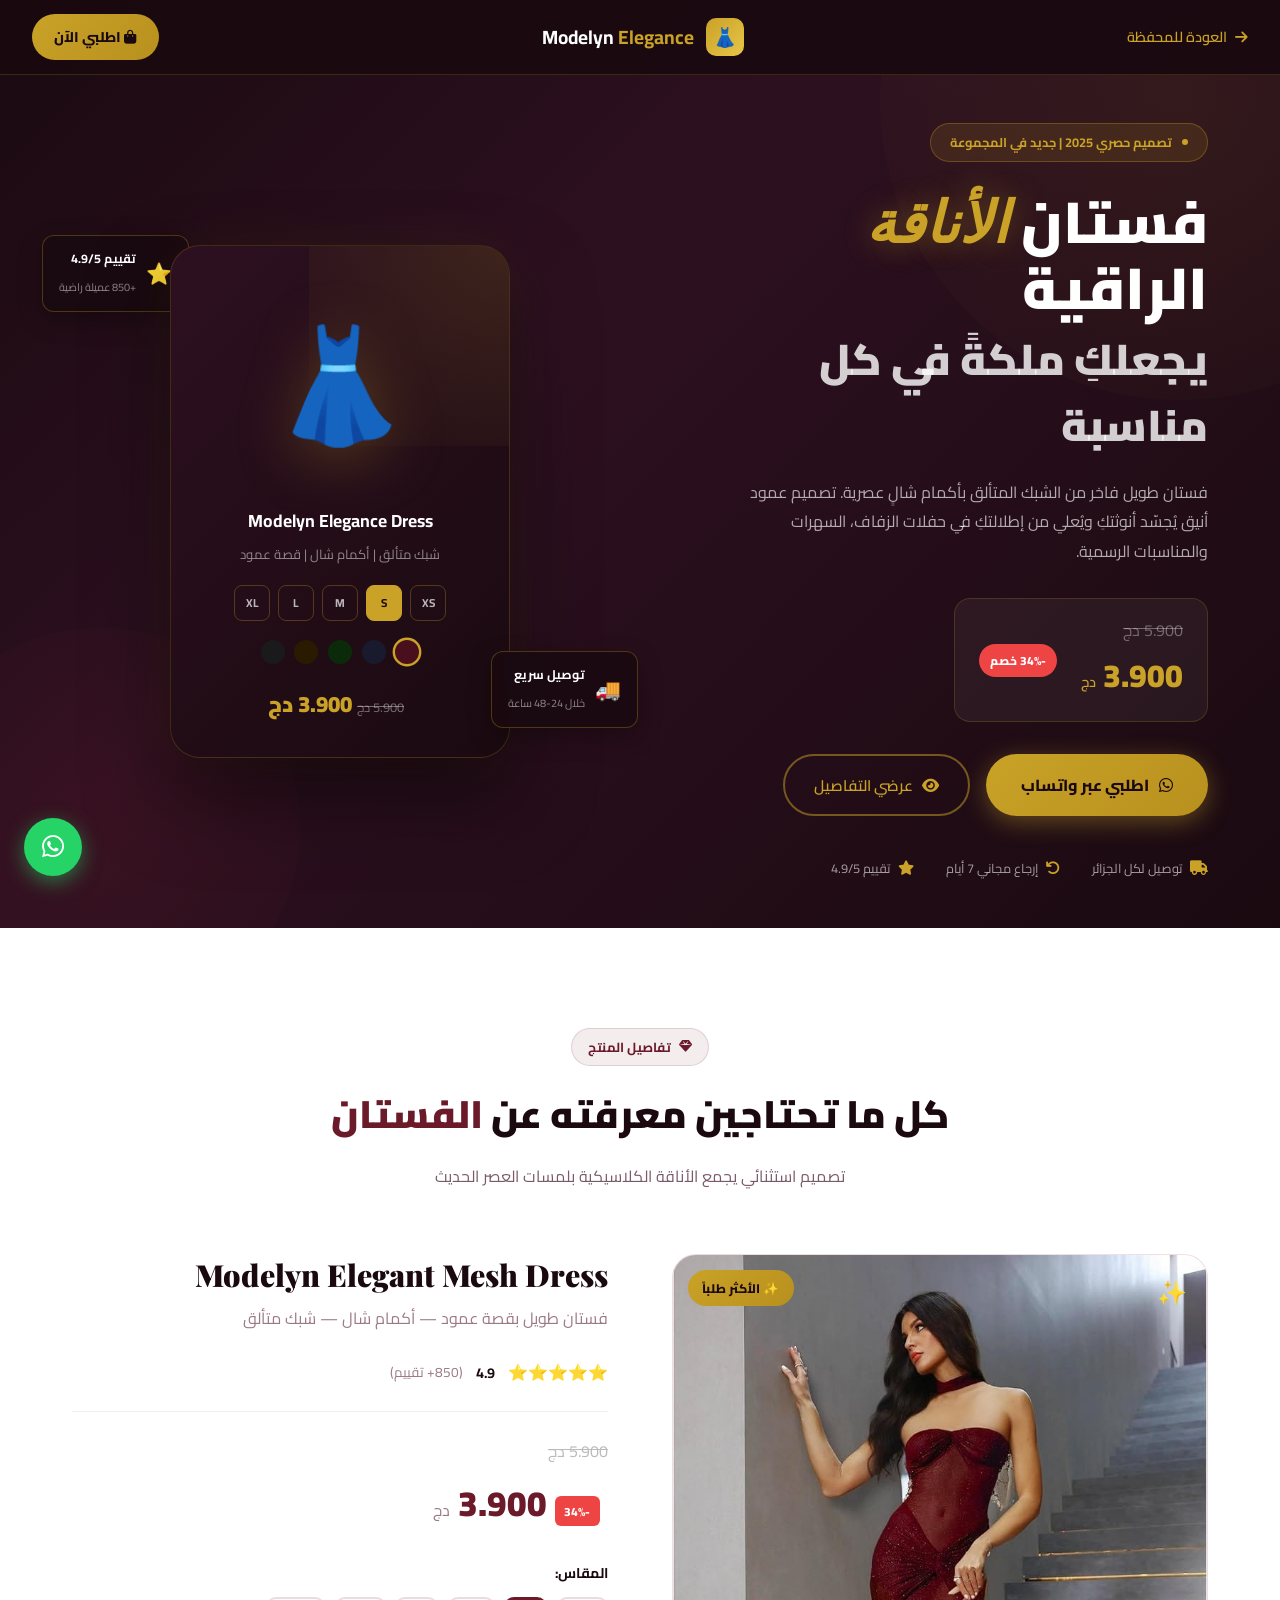
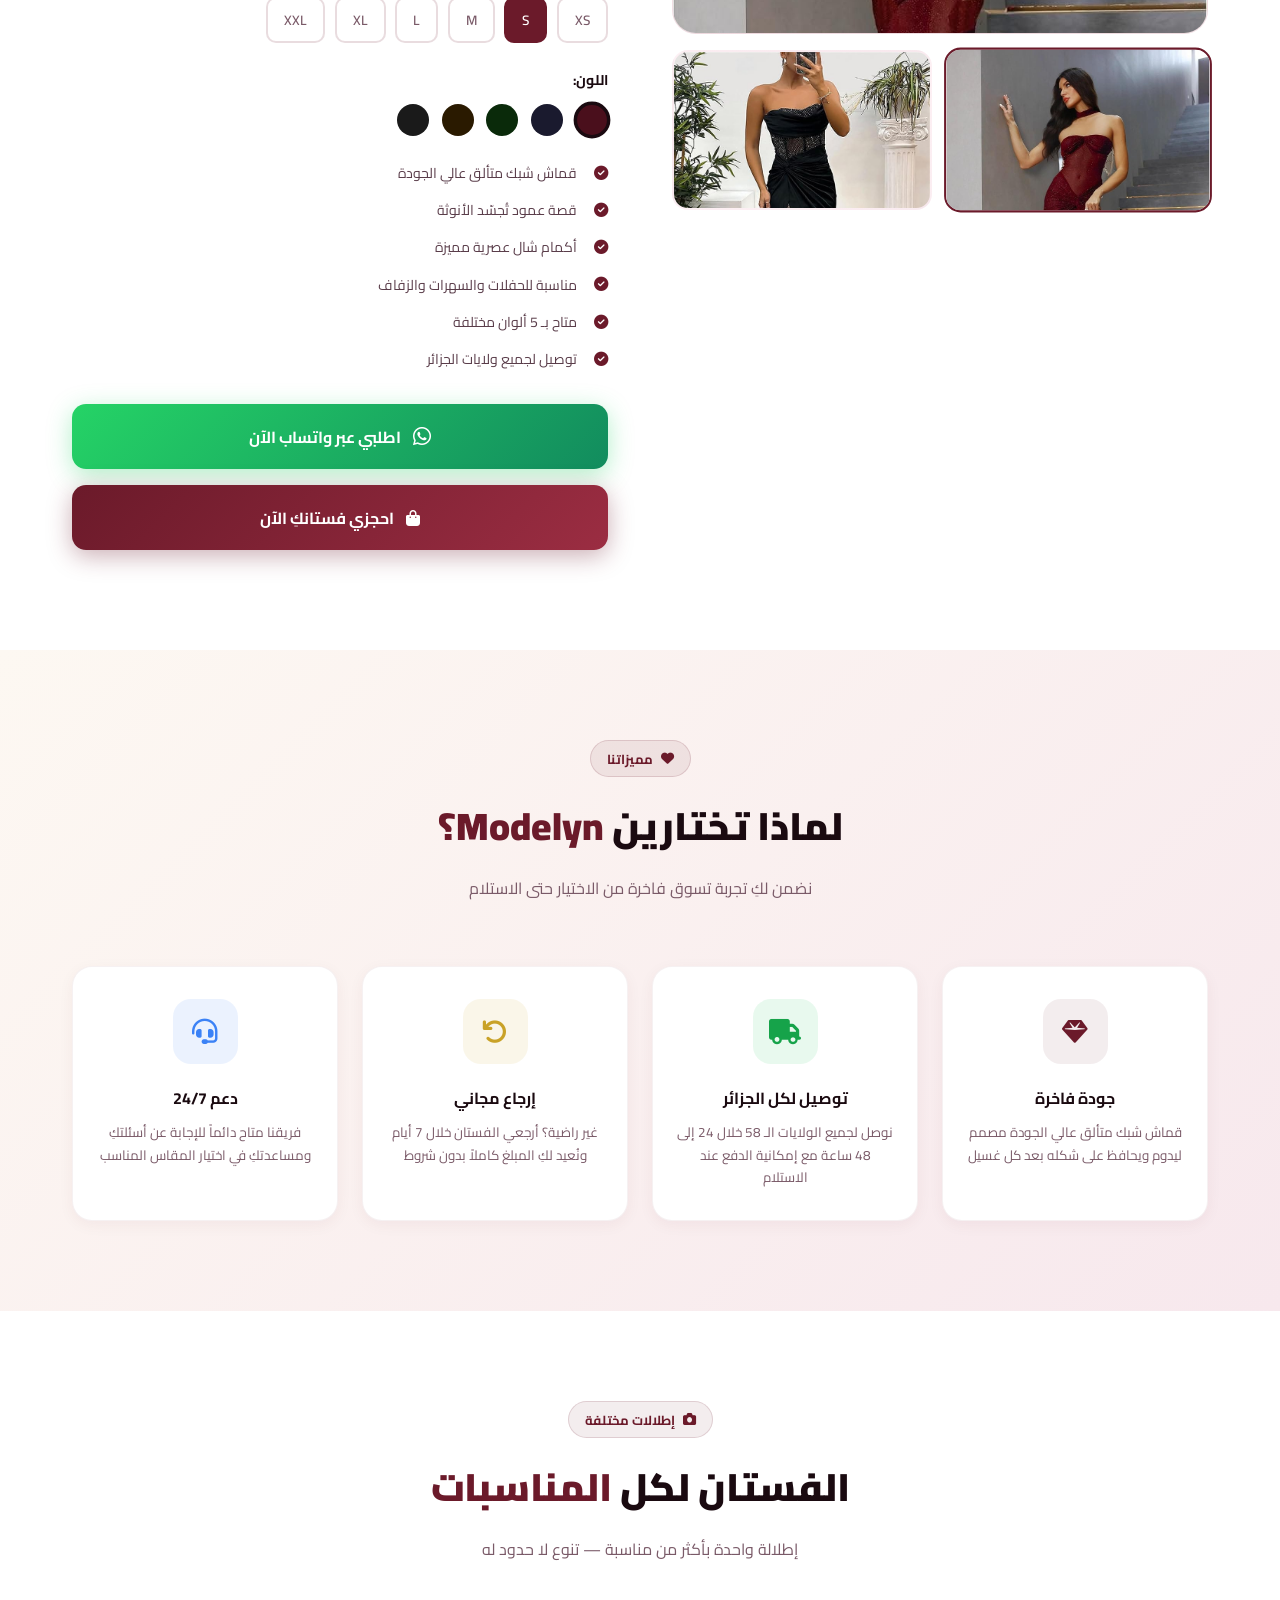
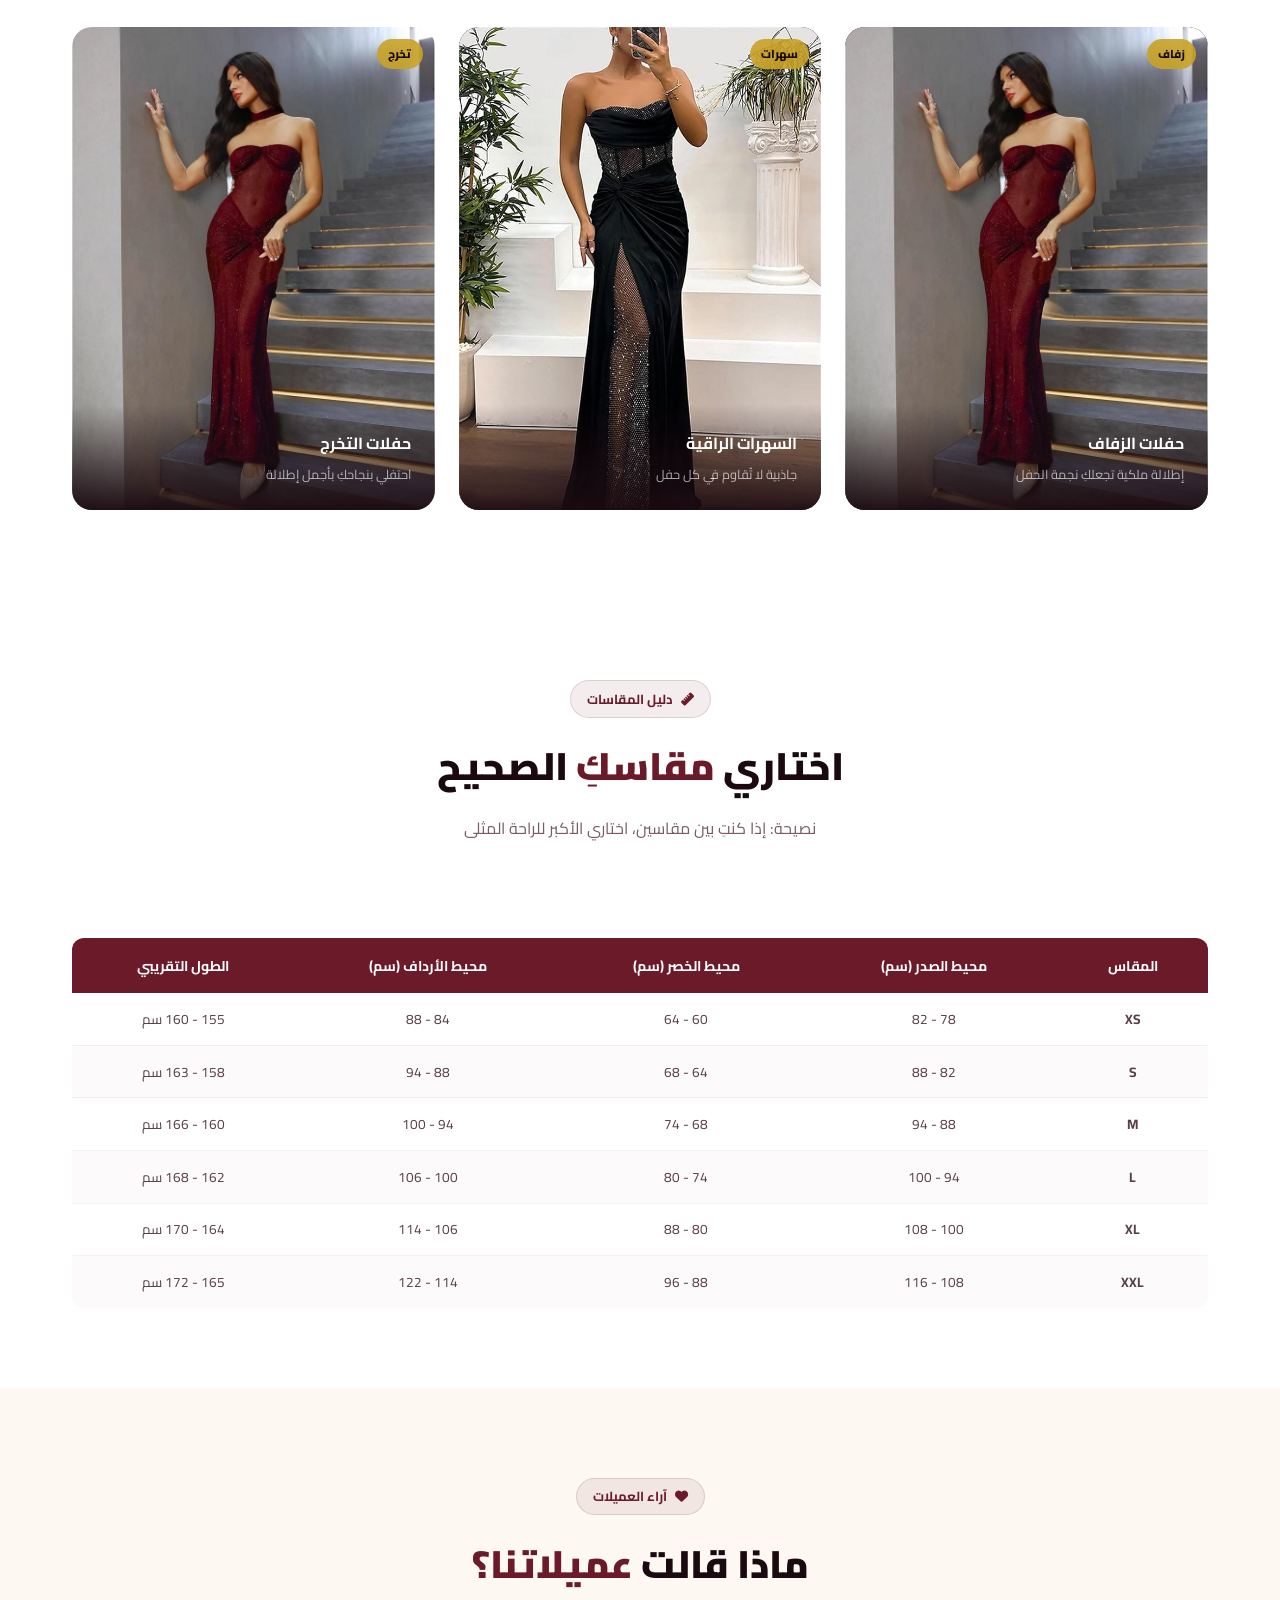
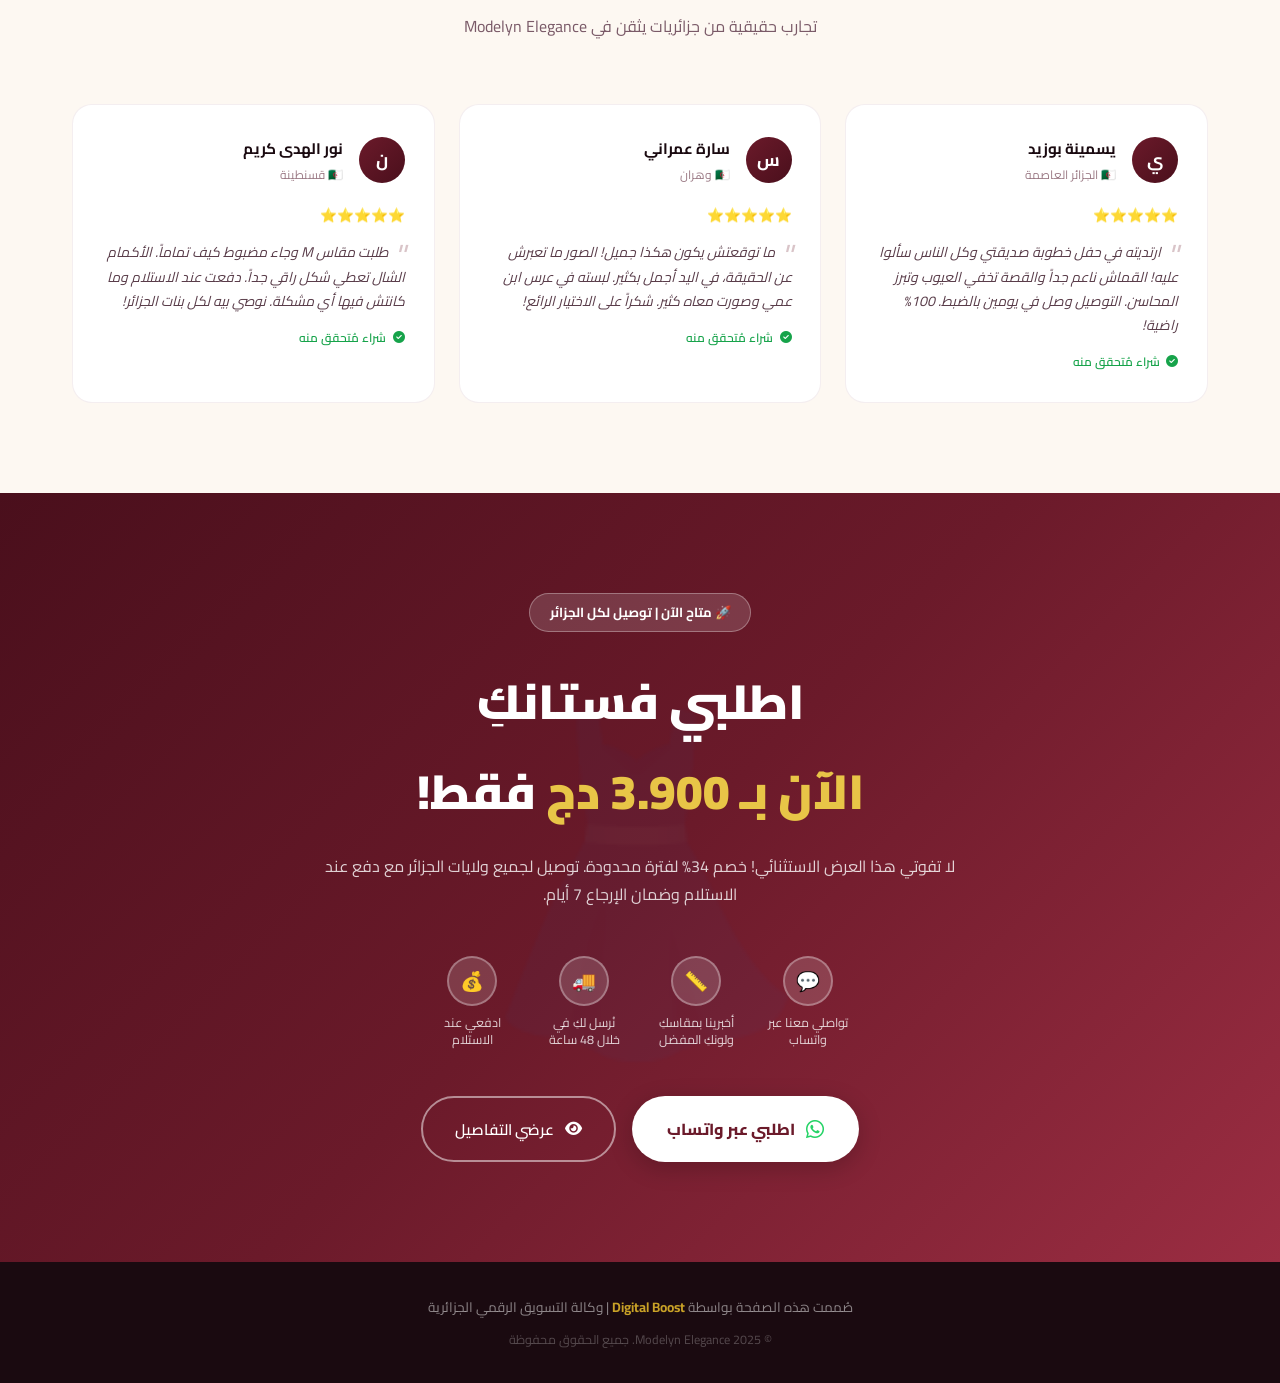
<file: landing/dress.html>
<!DOCTYPE html>
<html lang="ar" dir="rtl">
<head>
    <meta charset="UTF-8">
    <meta name="viewport" content="width=device-width, initial-scale=1.0">
    <title>Modelyn Elegance | فستان الأناقة الراقية</title>
    <meta name="description" content="فستان طويل أنيق من الشبك المتألق - إطلالة ساحرة لكل مناسبة. تصميم راقٍ بأسعار مميزة للتوصيل في الجزائر">
    <link href="https://fonts.googleapis.com/css2?family=Cairo:wght@300;400;600;700;900&family=Playfair+Display:wght@400;700;900&display=swap" rel="stylesheet">
    <link rel="stylesheet" href="https://cdn.jsdelivr.net/npm/@fortawesome/fontawesome-free@6.4.0/css/all.min.css">
    <style>
        :root {
            --wine: #6b1a2a;
            --wine-light: #9b2d42;
            --wine-dark: #4a0f1c;
            --gold: #c9a227;
            --gold-light: #e8c547;
            --cream: #fdf8f2;
            --dark: #1a0a10;
            --white: #ffffff;
            --blush: #f7e8ed;
            --font: 'Cairo', sans-serif;
            --serif: 'Playfair Display', serif;
        }
        * { margin: 0; padding: 0; box-sizing: border-box; }
        html { scroll-behavior: smooth; }
        body { font-family: var(--font); background: var(--cream); color: var(--dark); overflow-x: hidden; direction: rtl; }

        /* ===== PRELOADER ===== */
        #preloader {
            position: fixed; inset: 0; background: var(--dark); z-index: 9999;
            display: flex; align-items: center; justify-content: center; flex-direction: column; gap: 1rem;
            transition: opacity 0.5s, visibility 0.5s;
        }
        #preloader.hidden { opacity: 0; visibility: hidden; }
        .preloader-logo { font-size: 2rem; color: var(--gold); font-family: var(--serif); letter-spacing: 3px; animation: fadePulse 1.5s infinite; }
        .preloader-dots { display: flex; gap: 0.5rem; }
        .preloader-dots span { width: 8px; height: 8px; background: var(--gold); border-radius: 50%; animation: dotBounce 1.4s infinite ease-in-out; }
        .preloader-dots span:nth-child(2) { animation-delay: 0.2s; }
        .preloader-dots span:nth-child(3) { animation-delay: 0.4s; }
        @keyframes dotBounce { 0%,80%,100%{transform:scale(0.6);opacity:0.4} 40%{transform:scale(1.2);opacity:1} }
        @keyframes fadePulse { 0%,100%{opacity:0.7} 50%{opacity:1} }

        /* ===== NAVBAR ===== */
        nav {
            position: fixed; top: 0; width: 100%; z-index: 1000;
            background: rgba(26,10,16,0.97); backdrop-filter: blur(20px);
            border-bottom: 1px solid rgba(201,162,39,0.2);
            padding: 0.9rem 2rem; display: flex; align-items: center; justify-content: space-between;
        }
        .nav-brand { display: flex; align-items: center; gap: 0.8rem; }
        .nav-logo-icon {
            width: 38px; height: 38px;
            background: linear-gradient(135deg, var(--gold), var(--gold-light));
            border-radius: 10px; display: flex; align-items: center; justify-content: center;
            font-size: 1.2rem;
        }
        .nav-brand h1 { font-size: 1.2rem; font-weight: 700; color: white; }
        .nav-brand h1 span { color: var(--gold); }
        .nav-right { display: flex; align-items: center; gap: 1rem; }
        .nav-cta {
            background: linear-gradient(135deg, var(--gold), #b8901e);
            color: var(--dark); padding: 0.6rem 1.4rem; border-radius: 50px;
            font-weight: 800; font-size: 0.88rem; text-decoration: none; transition: all 0.3s;
        }
        .nav-cta:hover { transform: translateY(-2px); box-shadow: 0 8px 20px rgba(201,162,39,0.4); }
        .back-link {
            display: flex; align-items: center; gap: 0.5rem;
            color: var(--gold); font-weight: 600; font-size: 0.9rem; text-decoration: none; transition: gap 0.3s;
        }
        .back-link:hover { gap: 0.8rem; }

        /* ===== HERO ===== */
        #hero {
            min-height: 100vh; padding-top: 75px;
            background: linear-gradient(135deg, #1a0a10 0%, #2d1020 40%, #1a0a10 100%);
            display: flex; align-items: center; position: relative; overflow: hidden;
        }
        .hero-particles {
            position: absolute; inset: 0; pointer-events: none; overflow: hidden;
        }
        .particle {
            position: absolute; width: 2px; height: 2px; background: var(--gold);
            border-radius: 50%; opacity: 0; animation: sparkle var(--dur) infinite;
        }
        @keyframes sparkle {
            0% { opacity: 0; transform: translateY(0) scale(0); }
            30% { opacity: 1; transform: translateY(-30px) scale(1.5); }
            100% { opacity: 0; transform: translateY(-100px) scale(0); }
        }
        .hero-deco {
            position: absolute; border-radius: 50%; pointer-events: none;
        }
        .hero-deco-1 { width: 600px; height: 600px; background: radial-gradient(circle, rgba(201,162,39,0.08), transparent); top: -200px; right: -200px; }
        .hero-deco-2 { width: 400px; height: 400px; background: radial-gradient(circle, rgba(107,26,42,0.2), transparent); bottom: -100px; left: -100px; }

        .hero-container {
            max-width: 1200px; margin: 0 auto; padding: 3rem 2rem;
            display: grid; grid-template-columns: 1fr 1fr; gap: 4rem;
            align-items: center; position: relative; z-index: 2; width: 100%;
        }

        /* Left text */
        .hero-label {
            display: inline-flex; align-items: center; gap: 0.6rem;
            background: rgba(201,162,39,0.12); border: 1px solid rgba(201,162,39,0.3);
            color: var(--gold); padding: 0.4rem 1.2rem; border-radius: 50px;
            font-size: 0.8rem; font-weight: 700; margin-bottom: 1.5rem;
        }
        .hero-label .dot { width: 6px; height: 6px; background: var(--gold); border-radius: 50%; animation: blink 1.5s infinite; }
        @keyframes blink { 0%,100%{opacity:1} 50%{opacity:0.2} }

        .hero-title {
            font-size: clamp(2rem, 4.5vw, 3.8rem); font-weight: 900;
            line-height: 1.15; margin-bottom: 1.5rem; color: white;
        }
        .hero-title .gold { color: var(--gold); text-shadow: 0 0 30px rgba(201,162,39,0.4); }
        .hero-title .serif-style { font-family: var(--serif); font-style: italic; }

        .hero-desc {
            color: rgba(255,255,255,0.65); font-size: 1rem; line-height: 1.85;
            margin-bottom: 2rem; max-width: 480px;
        }

        .hero-price-tag {
            display: inline-flex; align-items: center; gap: 1.5rem;
            background: rgba(255,255,255,0.05); border: 1px solid rgba(201,162,39,0.2);
            border-radius: 16px; padding: 1rem 1.5rem; margin-bottom: 2rem;
        }
        .price-old { font-size: 1rem; color: rgba(255,255,255,0.35); text-decoration: line-through; }
        .price-new { font-size: 2rem; font-weight: 900; color: var(--gold); }
        .price-new span { font-size: 0.9rem; font-weight: 600; }
        .price-badge {
            background: #ef4444; color: white; font-size: 0.75rem; font-weight: 800;
            padding: 0.3rem 0.7rem; border-radius: 50px;
        }

        .hero-btns { display: flex; gap: 1rem; flex-wrap: wrap; margin-bottom: 2.5rem; }
        .btn-gold {
            display: inline-flex; align-items: center; gap: 0.6rem;
            background: linear-gradient(135deg, var(--gold), #b8901e);
            color: var(--dark); padding: 1rem 2.2rem; border-radius: 50px;
            font-weight: 800; font-size: 1rem; text-decoration: none; transition: all 0.3s;
            box-shadow: 0 6px 25px rgba(201,162,39,0.4);
        }
        .btn-gold:hover { transform: translateY(-3px); box-shadow: 0 12px 35px rgba(201,162,39,0.6); }
        .btn-outline-gold {
            display: inline-flex; align-items: center; gap: 0.6rem;
            border: 2px solid rgba(201,162,39,0.5); color: var(--gold);
            padding: 0.9rem 1.8rem; border-radius: 50px;
            font-weight: 600; font-size: 0.95rem; text-decoration: none; transition: all 0.3s;
        }
        .btn-outline-gold:hover { background: rgba(201,162,39,0.1); border-color: var(--gold); }

        .hero-trust { display: flex; gap: 2rem; }
        .trust-badge { display: flex; align-items: center; gap: 0.5rem; }
        .trust-badge i { color: var(--gold); font-size: 0.9rem; }
        .trust-badge span { font-size: 0.8rem; color: rgba(255,255,255,0.6); }

        /* Right: Dress visual */
        .dress-showcase { position: relative; display: flex; justify-content: center; }
        .dress-card {
            width: 340px; background: linear-gradient(135deg, #2d1020, #1a0a10);
            border: 1px solid rgba(201,162,39,0.2); border-radius: 30px;
            padding: 2rem; text-align: center; position: relative; overflow: hidden;
            box-shadow: 0 40px 80px rgba(0,0,0,0.5), 0 0 60px rgba(201,162,39,0.08);
        }
        .dress-card::before {
            content: ''; position: absolute; top: 0; right: 0;
            width: 200px; height: 200px;
            background: radial-gradient(circle at 100% 0%, rgba(201,162,39,0.15), transparent);
        }
        .dress-emoji-big {
            font-size: 7rem; margin-bottom: 1rem; display: block;
            filter: drop-shadow(0 10px 30px rgba(201,162,39,0.3));
            animation: float-dress 4s ease-in-out infinite;
        }
        @keyframes float-dress { 0%,100%{transform:translateY(0)} 50%{transform:translateY(-12px)} }
        .dress-name { font-size: 1.1rem; font-weight: 700; color: white; margin-bottom: 0.3rem; }
        .dress-sub { font-size: 0.82rem; color: rgba(255,255,255,0.5); margin-bottom: 1.2rem; }
        .dress-sizes { display: flex; gap: 0.5rem; justify-content: center; margin-bottom: 1.2rem; flex-wrap: wrap; }
        .size-btn {
            width: 36px; height: 36px; border: 1px solid rgba(201,162,39,0.3);
            border-radius: 8px; display: flex; align-items: center; justify-content: center;
            font-size: 0.72rem; font-weight: 700; color: rgba(255,255,255,0.7);
            cursor: pointer; transition: all 0.2s;
        }
        .size-btn.active, .size-btn:hover { background: var(--gold); border-color: var(--gold); color: var(--dark); }
        .dress-colors { display: flex; gap: 0.6rem; justify-content: center; margin-bottom: 1.2rem; }
        .color-dot { width: 24px; height: 24px; border-radius: 50%; cursor: pointer; border: 2px solid transparent; transition: all 0.2s; }
        .color-dot:hover, .color-dot.active { border-color: var(--gold); transform: scale(1.2); }
        .dress-card-price { font-size: 1.4rem; font-weight: 900; color: var(--gold); }
        .dress-card-price small { font-size: 0.8rem; color: rgba(255,255,255,0.4); font-weight: 400; text-decoration: line-through; margin-right: 0.5rem; }

        /* Floating badges */
        .float-badge {
            position: absolute; background: rgba(26,10,16,0.95); border: 1px solid rgba(201,162,39,0.3);
            border-radius: 12px; padding: 0.7rem 1rem; display: flex; align-items: center; gap: 0.6rem;
            backdrop-filter: blur(10px); box-shadow: 0 8px 25px rgba(0,0,0,0.3);
        }
        .fb-top { top: -10px; left: -30px; animation: floatBadge 3s ease-in-out infinite; }
        .fb-bottom { bottom: 30px; right: -30px; animation: floatBadge 3s ease-in-out infinite 1.5s; }
        @keyframes floatBadge { 0%,100%{transform:translateY(0)} 50%{transform:translateY(-8px)} }
        .fb-icon { font-size: 1.3rem; }
        .fb-text strong { display: block; font-size: 0.78rem; color: white; font-weight: 700; }
        .fb-text span { font-size: 0.68rem; color: rgba(255,255,255,0.5); }

        /* ===== PRODUCT DETAILS ===== */
        #details { padding: 100px 0; background: white; }
        .container { max-width: 1200px; margin: 0 auto; padding: 0 2rem; }
        .section-header { text-align: center; margin-bottom: 4rem; }
        .sec-tag {
            display: inline-flex; align-items: center; gap: 0.5rem;
            background: rgba(107,26,42,0.08); border: 1px solid rgba(107,26,42,0.15);
            color: var(--wine); padding: 0.35rem 1rem; border-radius: 50px;
            font-size: 0.82rem; font-weight: 700; margin-bottom: 0.8rem;
        }
        .sec-title { font-size: clamp(1.7rem,3vw,2.5rem); font-weight: 900; color: var(--dark); margin-bottom: 0.8rem; }
        .sec-title .highlight { color: var(--wine); }
        .sec-sub { color: #7a5a68; font-size: 1rem; max-width: 550px; margin: 0 auto; line-height: 1.7; }

        .details-grid { display: grid; grid-template-columns: 1fr 1fr; gap: 4rem; align-items: start; }
        .dress-gallery { display: grid; grid-template-columns: 1fr 1fr; gap: 1rem; }
        .gallery-main {
            grid-column: 1 / -1;
            background: linear-gradient(135deg, #f7e8ed, #fdf0f4);
            border-radius: 24px; height: 380px;
            display: flex; align-items: center; justify-content: center;
            font-size: 9rem; position: relative; overflow: hidden;
            border: 1px solid rgba(107,26,42,0.08);
        }
        .gallery-main::before {
            content: '✨'; position: absolute; top: 15px; right: 20px;
            font-size: 1.5rem; animation: twinkle 2s infinite;
        }
        @keyframes twinkle { 0%,100%{opacity:0.5;transform:scale(1)} 50%{opacity:1;transform:scale(1.2)} }
        .gallery-thumb {
            background: linear-gradient(135deg, #fdf0f4, #f7e8ed);
            border-radius: 16px; height: 160px;
            display: flex; align-items: center; justify-content: center;
            font-size: 4rem; cursor: pointer; transition: all 0.3s;
            border: 2px solid transparent;
        }
        .gallery-thumb:hover, .gallery-thumb.active { border-color: var(--wine); transform: scale(1.03); }
        .gallery-badge {
            position: absolute; top: 15px; left: 15px;
            background: linear-gradient(135deg, var(--gold), #b8901e);
            color: var(--dark); font-size: 0.78rem; font-weight: 800;
            padding: 0.4rem 0.9rem; border-radius: 50px;
        }

        /* Product info */
        .product-info h2 { font-size: 1.9rem; font-weight: 900; color: var(--dark); margin-bottom: 0.5rem; font-family: var(--serif); }
        .product-subtitle { color: #9b7a85; font-size: 1rem; margin-bottom: 1.5rem; }
        .product-rating { display: flex; align-items: center; gap: 0.8rem; margin-bottom: 1.5rem; padding-bottom: 1.5rem; border-bottom: 1px solid rgba(107,26,42,0.08); }
        .stars { color: var(--gold); font-size: 1rem; }
        .rating-val { font-size: 0.9rem; font-weight: 700; color: var(--dark); }
        .rating-count { font-size: 0.85rem; color: #9b7a85; }

        .info-price { margin-bottom: 1.5rem; }
        .info-price .p-old { font-size: 1rem; color: #bbb; text-decoration: line-through; margin-bottom: 0.2rem; }
        .info-price .p-new { font-size: 2.2rem; font-weight: 900; color: var(--wine); }
        .info-price .p-new small { font-size: 1rem; color: #9b7a85; font-weight: 400; }
        .discount-pct { display: inline-block; background: #ef4444; color: white; font-size: 0.75rem; font-weight: 800; padding: 0.2rem 0.6rem; border-radius: 6px; margin-right: 0.5rem; }

        .option-label { font-size: 0.88rem; font-weight: 700; color: var(--dark); margin-bottom: 0.7rem; }
        .sizes-row { display: flex; gap: 0.6rem; flex-wrap: wrap; margin-bottom: 1.5rem; }
        .sz-btn {
            padding: 0.5rem 1rem; border: 2px solid rgba(107,26,42,0.15);
            border-radius: 10px; font-size: 0.85rem; font-weight: 600; color: #7a5a68;
            cursor: pointer; transition: all 0.2s; background: white; font-family: var(--font);
        }
        .sz-btn:hover, .sz-btn.active { background: var(--wine); border-color: var(--wine); color: white; }

        .colors-row { display: flex; gap: 0.8rem; margin-bottom: 1.5rem; }
        .clr-btn {
            width: 32px; height: 32px; border-radius: 50%; cursor: pointer;
            border: 3px solid transparent; transition: all 0.2s;
        }
        .clr-btn:hover, .clr-btn.active { border-color: var(--dark); transform: scale(1.15); }

        .product-features { display: flex; flex-direction: column; gap: 0.7rem; margin-bottom: 2rem; }
        .feat-row { display: flex; align-items: center; gap: 0.8rem; }
        .feat-row i { color: var(--wine); font-size: 0.9rem; width: 18px; }
        .feat-row span { font-size: 0.88rem; color: #5a3d4a; }

        .product-btns { display: flex; gap: 1rem; flex-direction: column; }
        .btn-main {
            display: flex; align-items: center; justify-content: center; gap: 0.8rem;
            background: linear-gradient(135deg, var(--wine), var(--wine-light));
            color: white; padding: 1.1rem 2rem; border-radius: 14px;
            font-weight: 700; font-size: 1rem; text-decoration: none; transition: all 0.3s;
            box-shadow: 0 6px 25px rgba(107,26,42,0.35); border: none; cursor: pointer; font-family: var(--font);
        }
        .btn-main:hover { transform: translateY(-3px); box-shadow: 0 12px 35px rgba(107,26,42,0.45); }
        .btn-whatsapp {
            display: flex; align-items: center; justify-content: center; gap: 0.8rem;
            background: linear-gradient(135deg, #25d366, #128c5e);
            color: white; padding: 1.1rem 2rem; border-radius: 14px;
            font-weight: 700; font-size: 1rem; text-decoration: none; transition: all 0.3s;
            box-shadow: 0 6px 25px rgba(37,211,102,0.35);
        }
        .btn-whatsapp:hover { transform: translateY(-3px); box-shadow: 0 12px 35px rgba(37,211,102,0.5); }

        /* ===== BENEFITS ===== */
        #benefits { padding: 90px 0; background: linear-gradient(135deg, #fdf8f2, #f7e8ed); }
        .benefits-grid { display: grid; grid-template-columns: repeat(4,1fr); gap: 1.5rem; margin-top: 3.5rem; }
        .benefit-card {
            background: white; border-radius: 20px; padding: 2rem 1.5rem; text-align: center;
            border: 1px solid rgba(107,26,42,0.06); transition: all 0.3s;
            box-shadow: 0 4px 15px rgba(107,26,42,0.05);
        }
        .benefit-card:hover { transform: translateY(-6px); box-shadow: 0 15px 40px rgba(107,26,42,0.12); }
        .benefit-icon {
            width: 65px; height: 65px; border-radius: 18px; margin: 0 auto 1.2rem;
            display: flex; align-items: center; justify-content: center; font-size: 1.6rem;
        }
        .bi-wine { background: rgba(107,26,42,0.08); color: var(--wine); }
        .bi-gold { background: rgba(201,162,39,0.1); color: var(--gold); }
        .bi-green { background: rgba(34,197,94,0.1); color: #16a34a; }
        .bi-blue { background: rgba(59,130,246,0.1); color: #3b82f6; }
        .benefit-card h3 { font-size: 1rem; font-weight: 700; color: var(--dark); margin-bottom: 0.5rem; }
        .benefit-card p { font-size: 0.84rem; color: #7a5a68; line-height: 1.65; }

        /* ===== LOOK GALLERY ===== */
        #looks { padding: 90px 0; background: white; }
        .looks-grid { display: grid; grid-template-columns: repeat(3,1fr); gap: 1.5rem; margin-top: 3.5rem; }
        .look-card {
            border-radius: 20px; overflow: hidden; position: relative;
            aspect-ratio: 3/4; cursor: pointer; transition: all 0.35s;
        }
        .look-card:hover { transform: scale(1.02); box-shadow: 0 20px 50px rgba(107,26,42,0.2); }
        .look-bg {
            width: 100%; height: 100%; position: relative; overflow: hidden;
        }
        .look-bg img { width:100%; height:100%; object-fit:cover; object-position:top; transition: transform 0.5s; }
        .look-card:hover .look-bg img { transform: scale(1.07); }
        .look-bg.l1 { background: #1a0a10; }
        .look-bg.l2 { background: #0a1020; }
        .look-bg.l3 { background: #0a1a0a; }
        .look-overlay {
            position: absolute; bottom: 0; left: 0; right: 0;
            background: linear-gradient(to top, rgba(26,10,16,0.95), transparent);
            padding: 1.5rem; color: white;
        }
        .look-overlay h3 { font-size: 1rem; font-weight: 700; margin-bottom: 0.3rem; }
        .look-overlay p { font-size: 0.8rem; color: rgba(255,255,255,0.65); }
        .look-badge {
            position: absolute; top: 12px; right: 12px;
            background: rgba(201,162,39,0.9); color: var(--dark);
            font-size: 0.72rem; font-weight: 800; padding: 0.25rem 0.7rem; border-radius: 50px;
        }

        /* ===== TESTIMONIALS ===== */
        #testimonials { padding: 90px 0; background: var(--cream); }
        .testimonials-grid { display: grid; grid-template-columns: repeat(3,1fr); gap: 1.5rem; margin-top: 3.5rem; }
        .review-card {
            background: white; border-radius: 20px; padding: 1.8rem;
            border: 1px solid rgba(107,26,42,0.07); transition: all 0.3s;
        }
        .review-card:hover { box-shadow: 0 12px 30px rgba(107,26,42,0.1); transform: translateY(-3px); }
        .review-header { display: flex; align-items: center; gap: 1rem; margin-bottom: 1rem; }
        .reviewer-avatar {
            width: 46px; height: 46px; border-radius: 50%;
            background: linear-gradient(135deg, var(--wine), var(--wine-dark));
            display: flex; align-items: center; justify-content: center;
            color: white; font-weight: 700; font-size: 1.1rem; flex-shrink: 0;
        }
        .reviewer-name { font-weight: 700; font-size: 0.95rem; color: var(--dark); }
        .reviewer-loc { font-size: 0.75rem; color: #9b7a85; }
        .review-stars { color: var(--gold); font-size: 0.85rem; margin-bottom: 0.8rem; }
        .review-text { font-size: 0.88rem; color: #5a3d4a; line-height: 1.72; font-style: italic; }
        .review-text::before { content: '"'; font-size: 2rem; color: var(--wine); opacity: 0.25; line-height: 0; vertical-align: -0.6rem; margin-left: 0.3rem; }
        .review-verified { display: flex; align-items: center; gap: 0.4rem; margin-top: 0.8rem; font-size: 0.75rem; color: #16a34a; font-weight: 600; }

        /* ===== ORDER CTA ===== */
        #order {
            padding: 100px 0;
            background: linear-gradient(135deg, var(--wine-dark) 0%, var(--wine) 50%, var(--wine-light) 100%);
            text-align: center; position: relative; overflow: hidden;
        }
        #order::before {
            content: '👗'; font-size: 20rem; position: absolute;
            top: 50%; left: 50%; transform: translate(-50%,-50%);
            opacity: 0.04; pointer-events: none;
        }
        .order-content { position: relative; z-index: 2; max-width: 700px; margin: 0 auto; padding: 0 2rem; }
        .order-badge {
            display: inline-block; background: rgba(255,255,255,0.15); border: 1px solid rgba(255,255,255,0.3);
            color: white; padding: 0.4rem 1.2rem; border-radius: 50px; font-size: 0.82rem; font-weight: 700; margin-bottom: 1.5rem;
        }
        .order-title { font-size: clamp(2rem,4vw,3rem); font-weight: 900; color: white; margin-bottom: 1rem; }
        .order-title .gold-text { color: var(--gold-light); }
        .order-desc { color: rgba(255,255,255,0.8); font-size: 1rem; line-height: 1.75; margin-bottom: 3rem; }
        .order-steps { display: flex; gap: 2rem; justify-content: center; margin-bottom: 3rem; flex-wrap: wrap; }
        .order-step { display: flex; flex-direction: column; align-items: center; gap: 0.5rem; }
        .step-circle { width: 50px; height: 50px; background: rgba(255,255,255,0.15); border: 2px solid rgba(255,255,255,0.3); border-radius: 50%; display: flex; align-items: center; justify-content: center; font-size: 1.2rem; }
        .order-step span { font-size: 0.78rem; color: rgba(255,255,255,0.8); text-align: center; max-width: 80px; line-height: 1.4; }
        .order-btns { display: flex; gap: 1rem; justify-content: center; flex-wrap: wrap; }
        .btn-white {
            display: inline-flex; align-items: center; gap: 0.7rem;
            background: white; color: var(--wine); padding: 1.1rem 2.2rem;
            border-radius: 50px; font-weight: 800; font-size: 1rem; text-decoration: none; transition: all 0.3s;
            box-shadow: 0 6px 25px rgba(0,0,0,0.2);
        }
        .btn-white:hover { transform: translateY(-3px); box-shadow: 0 12px 35px rgba(0,0,0,0.3); }
        .btn-ghost {
            display: inline-flex; align-items: center; gap: 0.7rem;
            border: 2px solid rgba(255,255,255,0.5); color: white;
            padding: 1rem 2rem; border-radius: 50px;
            font-weight: 600; font-size: 0.95rem; text-decoration: none; transition: all 0.3s;
        }
        .btn-ghost:hover { background: rgba(255,255,255,0.15); border-color: white; }

        /* ===== FOOTER ===== */
        footer {
            background: var(--dark); color: rgba(255,255,255,0.5);
            padding: 2rem; text-align: center; font-size: 0.85rem;
        }
        footer strong { color: var(--gold); }

        /* ===== SIZE GUIDE ===== */
        #size-guide { padding: 80px 0; background: white; }
        .size-table { width: 100%; border-collapse: collapse; margin-top: 2rem; border-radius: 12px; overflow: hidden; }
        .size-table th { background: var(--wine); color: white; padding: 0.9rem 1.2rem; font-size: 0.88rem; font-weight: 700; text-align: center; }
        .size-table td { padding: 0.8rem 1.2rem; border-bottom: 1px solid rgba(107,26,42,0.06); font-size: 0.85rem; color: #5a3d4a; text-align: center; }
        .size-table tr:nth-child(even) td { background: rgba(107,26,42,0.02); }
        .size-table tr:last-child td { border-bottom: none; }

        /* ===== RESPONSIVE ===== */
        @media(max-width:900px) {
            .hero-container { grid-template-columns: 1fr; text-align: center; padding-top: 2rem; }
            .hero-btns { justify-content: center; }
            .hero-trust { justify-content: center; }
            .dress-showcase { display: none; }
            .details-grid { grid-template-columns: 1fr; }
            .dress-gallery { grid-template-columns: 1fr 1fr; }
            .benefits-grid { grid-template-columns: repeat(2,1fr); }
            .looks-grid { grid-template-columns: repeat(2,1fr); }
            .testimonials-grid { grid-template-columns: 1fr; }
            .order-steps { gap: 1.2rem; }
        }
        @media(max-width:600px) {
            .benefits-grid { grid-template-columns: 1fr; }
            .looks-grid { grid-template-columns: 1fr; }
            .dress-gallery { grid-template-columns: 1fr; }
        }

        /* Scroll animation */
        [data-reveal] { opacity: 0; transform: translateY(30px); transition: opacity 0.7s, transform 0.7s; }
        [data-reveal].visible { opacity: 1; transform: translateY(0); }
    </style>
</head>
<body>

    <!-- PRELOADER -->
    <div id="preloader">
        <div class="preloader-logo">Modelyn ✨</div>
        <div class="preloader-dots">
            <span></span><span></span><span></span>
        </div>
    </div>

    <!-- NAVBAR -->
    <nav>
        <a href="../index.html#portfolio" class="back-link">
            <i class="fas fa-arrow-right"></i> العودة للمحفظة
        </a>
        <div class="nav-brand">
            <div class="nav-logo-icon">👗</div>
            <h1>Modelyn <span>Elegance</span></h1>
        </div>
        <div class="nav-right">
            <a href="#order" class="nav-cta"><i class="fas fa-shopping-bag"></i> اطلبي الآن</a>
        </div>
    </nav>

    <!-- HERO -->
    <section id="hero">
        <div class="hero-particles" id="particles"></div>
        <div class="hero-deco hero-deco-1"></div>
        <div class="hero-deco hero-deco-2"></div>
        <div class="hero-container">
            <!-- Text -->
            <div class="hero-text">
                <div class="hero-label">
                    <div class="dot"></div>
                    تصميم حصري 2025 | جديد في المجموعة
                </div>
                <h1 class="hero-title">
                    فستان <span class="gold serif-style">الأناقة</span><br>
                    الراقية<br>
                    <span style="font-size:0.75em;color:rgba(255,255,255,0.8)">يجعلكِ ملكةً في كل مناسبة</span>
                </h1>
                <p class="hero-desc">
                    فستان طويل فاخر من الشبك المتألق بأكمام شالٍ عصرية. تصميم عمود أنيق يُجسّد أنوثتكِ ويُعلي من إطلالتكِ في حفلات الزفاف، السهرات والمناسبات الرسمية.
                </p>
                <div class="hero-price-tag">
                    <div>
                        <div class="price-old">5.900 دج</div>
                        <div class="price-new">3.900 <span>دج</span></div>
                    </div>
                    <div class="price-badge">-34% خصم</div>
                </div>
                <div class="hero-btns">
                    <a href="https://wa.me/213697608838?text=أريد%20الطلب%20فستان%20Modelyn%20Elegance" target="_blank" class="btn-gold">
                        <i class="fab fa-whatsapp"></i> اطلبي عبر واتساب
                    </a>
                    <a href="#details" class="btn-outline-gold">
                        <i class="fas fa-eye"></i> عرضي التفاصيل
                    </a>
                </div>
                <div class="hero-trust">
                    <div class="trust-badge"><i class="fas fa-truck"></i><span>توصيل لكل الجزائر</span></div>
                    <div class="trust-badge"><i class="fas fa-undo"></i><span>إرجاع مجاني 7 أيام</span></div>
                    <div class="trust-badge"><i class="fas fa-star"></i><span>تقييم 4.9/5</span></div>
                </div>
            </div>

            <!-- Dress Card -->
            <div class="dress-showcase">
                <div class="float-badge fb-top">
                    <div class="fb-icon">⭐</div>
                    <div class="fb-text"><strong>تقييم 4.9/5</strong><span>+850 عميلة راضية</span></div>
                </div>
                <div class="dress-card">
                    <span class="dress-emoji-big">👗</span>
                    <div class="dress-name">Modelyn Elegance Dress</div>
                    <div class="dress-sub">شبك متألق | أكمام شال | قصة عمود</div>
                    <div class="dress-sizes">
                        <div class="size-btn">XS</div>
                        <div class="size-btn active">S</div>
                        <div class="size-btn">M</div>
                        <div class="size-btn">L</div>
                        <div class="size-btn">XL</div>
                    </div>
                    <div class="dress-colors">
                        <div class="color-dot active" style="background:#4a0f1c" title="عنابي"></div>
                        <div class="color-dot" style="background:#1a1a2e" title="أزرق داكن"></div>
                        <div class="color-dot" style="background:#0a2a0a" title="أخضر زمردي"></div>
                        <div class="color-dot" style="background:#2a1a00" title="بني ذهبي"></div>
                        <div class="color-dot" style="background:#1a1a1a" title="أسود"></div>
                    </div>
                    <div class="dress-card-price"><small>5.900 دج</small> 3.900 دج</div>
                </div>
                <div class="float-badge fb-bottom">
                    <div class="fb-icon">🚚</div>
                    <div class="fb-text"><strong>توصيل سريع</strong><span>خلال 24-48 ساعة</span></div>
                </div>
            </div>
        </div>
    </section>

    <!-- PRODUCT DETAILS -->
    <section id="details" style="padding: 100px 0; background: white;">
        <div class="container">
            <div class="section-header" data-reveal>
                <div class="sec-tag"><i class="fas fa-gem"></i> تفاصيل المنتج</div>
                <h2 class="sec-title">كل ما تحتاجين معرفته عن <span class="highlight">الفستان</span></h2>
                <p class="sec-sub">تصميم استثنائي يجمع الأناقة الكلاسيكية بلمسات العصر الحديث</p>
            </div>
            <div class="details-grid">
                <!-- Gallery -->
                <div class="dress-gallery" data-reveal>
                    <div class="gallery-main">
                        <div class="gallery-badge">✨ الأكثر طلباً</div>
                        <img src="../images/products/dress.jpg" alt="Modelyn Elegance Dress" style="width:100%;height:100%;object-fit:cover;object-position:top" loading="lazy">
                    </div>
                    <div class="gallery-thumb active" style="overflow:hidden;padding:0">
                        <img src="../images/products/dress.jpg" alt="عرض 1" style="width:100%;height:100%;object-fit:cover;object-position:top" loading="lazy">
                    </div>
                    <div class="gallery-thumb" style="overflow:hidden;padding:0">
                        <img src="../images/products/dress2.jpg" alt="عرض 2" style="width:100%;height:100%;object-fit:cover;object-position:top" loading="lazy">
                    </div>
                </div>

                <!-- Info -->
                <div class="product-info" data-reveal>
                    <h2>Modelyn Elegant Mesh Dress</h2>
                    <div class="product-subtitle">فستان طويل بقصة عمود — أكمام شال — شبك متألق</div>

                    <div class="product-rating">
                        <div class="stars">⭐⭐⭐⭐⭐</div>
                        <span class="rating-val">4.9</span>
                        <span class="rating-count">(850+ تقييم)</span>
                    </div>

                    <div class="info-price">
                        <div class="p-old">5.900 دج</div>
                        <div class="p-new">
                            <span class="discount-pct">-34%</span>
                            3.900 <small>دج</small>
                        </div>
                    </div>

                    <div class="option-label">المقاس:</div>
                    <div class="sizes-row">
                        <button class="sz-btn">XS</button>
                        <button class="sz-btn active">S</button>
                        <button class="sz-btn">M</button>
                        <button class="sz-btn">L</button>
                        <button class="sz-btn">XL</button>
                        <button class="sz-btn">XXL</button>
                    </div>

                    <div class="option-label">اللون:</div>
                    <div class="colors-row">
                        <div class="clr-btn active" style="background:#4a0f1c" title="عنابي"></div>
                        <div class="clr-btn" style="background:#1a1a2e" title="أزرق داكن"></div>
                        <div class="clr-btn" style="background:#0a2a0a" title="أخضر زمردي"></div>
                        <div class="clr-btn" style="background:#2a1a00" title="بني ذهبي"></div>
                        <div class="clr-btn" style="background:#1a1a1a" title="أسود"></div>
                    </div>

                    <div class="product-features">
                        <div class="feat-row"><i class="fas fa-check-circle"></i><span>قماش شبك متألق عالي الجودة</span></div>
                        <div class="feat-row"><i class="fas fa-check-circle"></i><span>قصة عمود تُجسّد الأنوثة</span></div>
                        <div class="feat-row"><i class="fas fa-check-circle"></i><span>أكمام شال عصرية مميزة</span></div>
                        <div class="feat-row"><i class="fas fa-check-circle"></i><span>مناسبة للحفلات والسهرات والزفاف</span></div>
                        <div class="feat-row"><i class="fas fa-check-circle"></i><span>متاح بـ 5 ألوان مختلفة</span></div>
                        <div class="feat-row"><i class="fas fa-check-circle"></i><span>توصيل لجميع ولايات الجزائر</span></div>
                    </div>

                    <div class="product-btns">
                        <a href="https://wa.me/213697608838?text=أريد%20الطلب%20فستان%20Modelyn%20Elegance%20-%20المقاس:%20S" target="_blank" class="btn-whatsapp">
                            <i class="fab fa-whatsapp" style="font-size:1.3rem"></i>
                            اطلبي عبر واتساب الآن
                        </a>
                        <a href="#order" class="btn-main">
                            <i class="fas fa-shopping-bag"></i>
                            احجزي فستانكِ الآن
                        </a>
                    </div>
                </div>
            </div>
        </div>
    </section>

    <!-- BENEFITS -->
    <section id="benefits">
        <div class="container">
            <div class="section-header" data-reveal>
                <div class="sec-tag"><i class="fas fa-heart"></i> مميزاتنا</div>
                <h2 class="sec-title">لماذا تختارين <span class="highlight">Modelyn؟</span></h2>
                <p class="sec-sub">نضمن لكِ تجربة تسوق فاخرة من الاختيار حتى الاستلام</p>
            </div>
            <div class="benefits-grid">
                <div class="benefit-card" data-reveal>
                    <div class="benefit-icon bi-wine"><i class="fas fa-gem"></i></div>
                    <h3>جودة فاخرة</h3>
                    <p>قماش شبك متألق عالي الجودة مصمم ليدوم ويحافظ على شكله بعد كل غسيل</p>
                </div>
                <div class="benefit-card" data-reveal>
                    <div class="benefit-icon bi-green"><i class="fas fa-truck"></i></div>
                    <h3>توصيل لكل الجزائر</h3>
                    <p>نوصل لجميع الولايات الـ 58 خلال 24 إلى 48 ساعة مع إمكانية الدفع عند الاستلام</p>
                </div>
                <div class="benefit-card" data-reveal>
                    <div class="benefit-icon bi-gold"><i class="fas fa-undo"></i></div>
                    <h3>إرجاع مجاني</h3>
                    <p>غير راضية؟ أرجعي الفستان خلال 7 أيام ونُعيد لكِ المبلغ كاملاً بدون شروط</p>
                </div>
                <div class="benefit-card" data-reveal>
                    <div class="benefit-icon bi-blue"><i class="fas fa-headset"></i></div>
                    <h3>دعم 24/7</h3>
                    <p>فريقنا متاح دائماً للإجابة عن أسئلتكِ ومساعدتكِ في اختيار المقاس المناسب</p>
                </div>
            </div>
        </div>
    </section>

    <!-- LOOK GALLERY -->
    <section id="looks">
        <div class="container">
            <div class="section-header" data-reveal>
                <div class="sec-tag"><i class="fas fa-camera"></i> إطلالات مختلفة</div>
                <h2 class="sec-title">الفستان لكل <span class="highlight">المناسبات</span></h2>
                <p class="sec-sub">إطلالة واحدة بأكثر من مناسبة — تنوع لا حدود له</p>
            </div>
            <div class="looks-grid">
                <div class="look-card" data-reveal>
                    <div class="look-bg l1">
                        <img src="../images/products/dress.jpg" alt="فستان زفاف" loading="lazy">
                        <span class="look-badge">زفاف</span>
                    </div>
                    <div class="look-overlay">
                        <h3>حفلات الزفاف</h3>
                        <p>إطلالة ملكية تجعلكِ نجمة الحفل</p>
                    </div>
                </div>
                <div class="look-card" data-reveal>
                    <div class="look-bg l2">
                        <img src="../images/products/dress2.jpg" alt="فستان سهرة" loading="lazy">
                        <span class="look-badge">سهرات</span>
                    </div>
                    <div class="look-overlay">
                        <h3>السهرات الراقية</h3>
                        <p>جاذبية لا تُقاوم في كل حفل</p>
                    </div>
                </div>
                <div class="look-card" data-reveal>
                    <div class="look-bg l3">
                        <img src="../images/products/dress.jpg" alt="فستان تخرج" loading="lazy" style="object-position:center">
                        <span class="look-badge">تخرج</span>
                    </div>
                    <div class="look-overlay">
                        <h3>حفلات التخرج</h3>
                        <p>احتفلي بنجاحكِ بأجمل إطلالة</p>
                    </div>
                </div>
            </div>
        </div>
    </section>

    <!-- SIZE GUIDE -->
    <section id="size-guide">
        <div class="container">
            <div class="section-header" data-reveal>
                <div class="sec-tag"><i class="fas fa-ruler"></i> دليل المقاسات</div>
                <h2 class="sec-title">اختاري <span class="highlight">مقاسكِ</span> الصحيح</h2>
                <p class="sec-sub">نصيحة: إذا كنتِ بين مقاسين، اختاري الأكبر للراحة المثلى</p>
            </div>
            <div data-reveal style="overflow-x:auto">
                <table class="size-table">
                    <thead>
                        <tr>
                            <th>المقاس</th>
                            <th>محيط الصدر (سم)</th>
                            <th>محيط الخصر (سم)</th>
                            <th>محيط الأرداف (سم)</th>
                            <th>الطول التقريبي</th>
                        </tr>
                    </thead>
                    <tbody>
                        <tr><td><strong>XS</strong></td><td>78 - 82</td><td>60 - 64</td><td>84 - 88</td><td>155 - 160 سم</td></tr>
                        <tr><td><strong>S</strong></td><td>82 - 88</td><td>64 - 68</td><td>88 - 94</td><td>158 - 163 سم</td></tr>
                        <tr><td><strong>M</strong></td><td>88 - 94</td><td>68 - 74</td><td>94 - 100</td><td>160 - 166 سم</td></tr>
                        <tr><td><strong>L</strong></td><td>94 - 100</td><td>74 - 80</td><td>100 - 106</td><td>162 - 168 سم</td></tr>
                        <tr><td><strong>XL</strong></td><td>100 - 108</td><td>80 - 88</td><td>106 - 114</td><td>164 - 170 سم</td></tr>
                        <tr><td><strong>XXL</strong></td><td>108 - 116</td><td>88 - 96</td><td>114 - 122</td><td>165 - 172 سم</td></tr>
                    </tbody>
                </table>
            </div>
        </div>
    </section>

    <!-- TESTIMONIALS -->
    <section id="testimonials">
        <div class="container">
            <div class="section-header" data-reveal>
                <div class="sec-tag"><i class="fas fa-heart"></i> آراء العميلات</div>
                <h2 class="sec-title">ماذا قالت <span class="highlight">عميلاتنا؟</span></h2>
                <p class="sec-sub">تجارب حقيقية من جزائريات يثقن في Modelyn Elegance</p>
            </div>
            <div class="testimonials-grid">
                <div class="review-card" data-reveal>
                    <div class="review-header">
                        <div class="reviewer-avatar">ي</div>
                        <div>
                            <div class="reviewer-name">يسمينة بوزيد</div>
                            <div class="reviewer-loc">🇩🇿 الجزائر العاصمة</div>
                        </div>
                    </div>
                    <div class="review-stars">⭐⭐⭐⭐⭐</div>
                    <p class="review-text">ارتديته في حفل خطوبة صديقتي وكل الناس سألوا عليه! القماش ناعم جداً والقصة تخفي العيوب وتبرز المحاسن. التوصيل وصل في يومين بالضبط. 100% راضية!</p>
                    <div class="review-verified"><i class="fas fa-check-circle"></i> شراء مُتحقق منه</div>
                </div>
                <div class="review-card" data-reveal>
                    <div class="review-header">
                        <div class="reviewer-avatar">س</div>
                        <div>
                            <div class="reviewer-name">سارة عمراني</div>
                            <div class="reviewer-loc">🇩🇿 وهران</div>
                        </div>
                    </div>
                    <div class="review-stars">⭐⭐⭐⭐⭐</div>
                    <p class="review-text">ما توقعتش يكون هكذا جميل! الصور ما تعبرش عن الحقيقة، في اليد أجمل بكثير. لبسته في عرس ابن عمي وصورت معاه كثير. شكراً على الاختيار الرائع!</p>
                    <div class="review-verified"><i class="fas fa-check-circle"></i> شراء مُتحقق منه</div>
                </div>
                <div class="review-card" data-reveal>
                    <div class="review-header">
                        <div class="reviewer-avatar">ن</div>
                        <div>
                            <div class="reviewer-name">نور الهدى كريم</div>
                            <div class="reviewer-loc">🇩🇿 قسنطينة</div>
                        </div>
                    </div>
                    <div class="review-stars">⭐⭐⭐⭐⭐</div>
                    <p class="review-text">طلبت مقاس M وجاء مضبوط كيف تماماً. الأكمام الشال تعطي شكل راقي جداً. دفعت عند الاستلام وما كانتش فيها أي مشكلة. نوصي بيه لكل بنات الجزائر!</p>
                    <div class="review-verified"><i class="fas fa-check-circle"></i> شراء مُتحقق منه</div>
                </div>
            </div>
        </div>
    </section>

    <!-- ORDER CTA -->
    <section id="order">
        <div class="order-content">
            <div class="order-badge">🚀 متاح الآن | توصيل لكل الجزائر</div>
            <h2 class="order-title">
                اطلبي فستانكِ<br>
                <span class="gold-text">الآن بـ 3.900 دج</span> فقط!
            </h2>
            <p class="order-desc">
                لا تفوتي هذا العرض الاستثنائي! خصم 34% لفترة محدودة. توصيل لجميع ولايات الجزائر مع دفع عند الاستلام وضمان الإرجاع 7 أيام.
            </p>
            <div class="order-steps">
                <div class="order-step">
                    <div class="step-circle">💬</div>
                    <span>تواصلي معنا عبر واتساب</span>
                </div>
                <div class="order-step">
                    <div class="step-circle">📏</div>
                    <span>أخبرينا بمقاسكِ ولونكِ المفضل</span>
                </div>
                <div class="order-step">
                    <div class="step-circle">🚚</div>
                    <span>نُرسل لكِ في خلال 48 ساعة</span>
                </div>
                <div class="order-step">
                    <div class="step-circle">💰</div>
                    <span>ادفعي عند الاستلام</span>
                </div>
            </div>
            <div class="order-btns">
                <a href="https://wa.me/213697608838?text=أريد%20الطلب%20فستان%20Modelyn%20Elegance%20-%20السعر:%203900%20دج" target="_blank" class="btn-white">
                    <i class="fab fa-whatsapp" style="font-size:1.3rem;color:#25d366"></i>
                    اطلبي عبر واتساب
                </a>
                <a href="#details" class="btn-ghost">
                    <i class="fas fa-eye"></i>
                    عرضي التفاصيل
                </a>
            </div>
        </div>
    </section>

    <footer>
        <p>صُممت هذه الصفحة بواسطة <strong>Digital Boost</strong> | وكالة التسويق الرقمي الجزائرية</p>
        <p style="margin-top:0.5rem;font-size:0.78rem;opacity:0.5">© 2025 Modelyn Elegance. جميع الحقوق محفوظة</p>
    </footer>

    <!-- WhatsApp Float -->
    <a href="https://wa.me/213697608838?text=أريد%20الطلب%20فستان%20Modelyn%20Elegance" target="_blank"
       style="position:fixed;bottom:1.5rem;left:1.5rem;width:58px;height:58px;background:#25d366;border-radius:50%;display:flex;align-items:center;justify-content:center;font-size:1.6rem;color:white;text-decoration:none;box-shadow:0 6px 20px rgba(37,211,102,0.5);z-index:999;animation:waPulse 2s infinite">
        <i class="fab fa-whatsapp"></i>
    </a>

    <!-- Sticky order bar (mobile) -->
    <div style="position:fixed;bottom:0;right:0;left:0;z-index:998;background:linear-gradient(135deg,#4a0f1c,#6b1a2a);padding:0.8rem 1.5rem;display:none;align-items:center;justify-content:space-between;gap:1rem" id="sticky-bar">
        <div>
            <div style="font-size:0.75rem;color:rgba(255,255,255,0.7)">سعر العرض الحصري</div>
            <div style="font-size:1.3rem;font-weight:900;color:#c9a227">3.900 دج</div>
        </div>
        <a href="https://wa.me/213697608838?text=أريد%20الطلب%20فستان%20Modelyn%20Elegance" target="_blank"
           style="background:linear-gradient(135deg,#c9a227,#b8901e);color:#1a0a10;padding:0.7rem 1.5rem;border-radius:50px;font-weight:800;font-size:0.9rem;text-decoration:none;white-space:nowrap">
            <i class="fab fa-whatsapp"></i> اطلبي الآن
        </a>
    </div>

    <style>
        @keyframes waPulse {
            0%,100%{box-shadow:0 6px 20px rgba(37,211,102,0.5)}
            50%{box-shadow:0 6px 30px rgba(37,211,102,0.8),0 0 0 10px rgba(37,211,102,0.1)}
        }
        @media(max-width:700px) {
            #sticky-bar { display: flex !important; }
            body { padding-bottom: 80px; }
        }
    </style>

    <script>
        // Preloader
        window.addEventListener('load', () => {
            setTimeout(() => {
                document.getElementById('preloader').classList.add('hidden');
            }, 800);
        });

        // Sparkle particles
        const particlesContainer = document.getElementById('particles');
        for (let i = 0; i < 30; i++) {
            const p = document.createElement('div');
            p.className = 'particle';
            p.style.cssText = `
                left: ${Math.random() * 100}%;
                top: ${Math.random() * 100}%;
                --dur: ${2 + Math.random() * 4}s;
                animation-delay: ${Math.random() * 5}s;
            `;
            particlesContainer.appendChild(p);
        }

        // Scroll reveal
        const revealEls = document.querySelectorAll('[data-reveal]');
        const observer = new IntersectionObserver((entries) => {
            entries.forEach((entry, i) => {
                if (entry.isIntersecting) {
                    setTimeout(() => entry.target.classList.add('visible'), i * 80);
                    observer.unobserve(entry.target);
                }
            });
        }, { threshold: 0.1 });
        revealEls.forEach(el => observer.observe(el));

        // Size selection
        document.querySelectorAll('.sz-btn').forEach(btn => {
            btn.addEventListener('click', () => {
                btn.closest('.sizes-row').querySelectorAll('.sz-btn').forEach(b => b.classList.remove('active'));
                btn.classList.add('active');
            });
        });

        // Color selection
        document.querySelectorAll('.clr-btn').forEach(btn => {
            btn.addEventListener('click', () => {
                btn.closest('.colors-row').querySelectorAll('.clr-btn').forEach(b => b.classList.remove('active'));
                btn.classList.add('active');
            });
        });

        // Dress card size selection
        document.querySelectorAll('.size-btn').forEach(btn => {
            btn.addEventListener('click', () => {
                btn.closest('.dress-sizes').querySelectorAll('.size-btn').forEach(b => b.classList.remove('active'));
                btn.classList.add('active');
            });
        });

        // Dress card color selection
        document.querySelectorAll('.color-dot').forEach(dot => {
            dot.addEventListener('click', () => {
                dot.closest('.dress-colors').querySelectorAll('.color-dot').forEach(d => d.classList.remove('active'));
                dot.classList.add('active');
            });
        });

        // Gallery thumbnails
        document.querySelectorAll('.gallery-thumb').forEach(thumb => {
            thumb.addEventListener('click', () => {
                document.querySelectorAll('.gallery-thumb').forEach(t => t.classList.remove('active'));
                thumb.classList.add('active');
            });
        });
    </script>
</body>
</html>
</file>
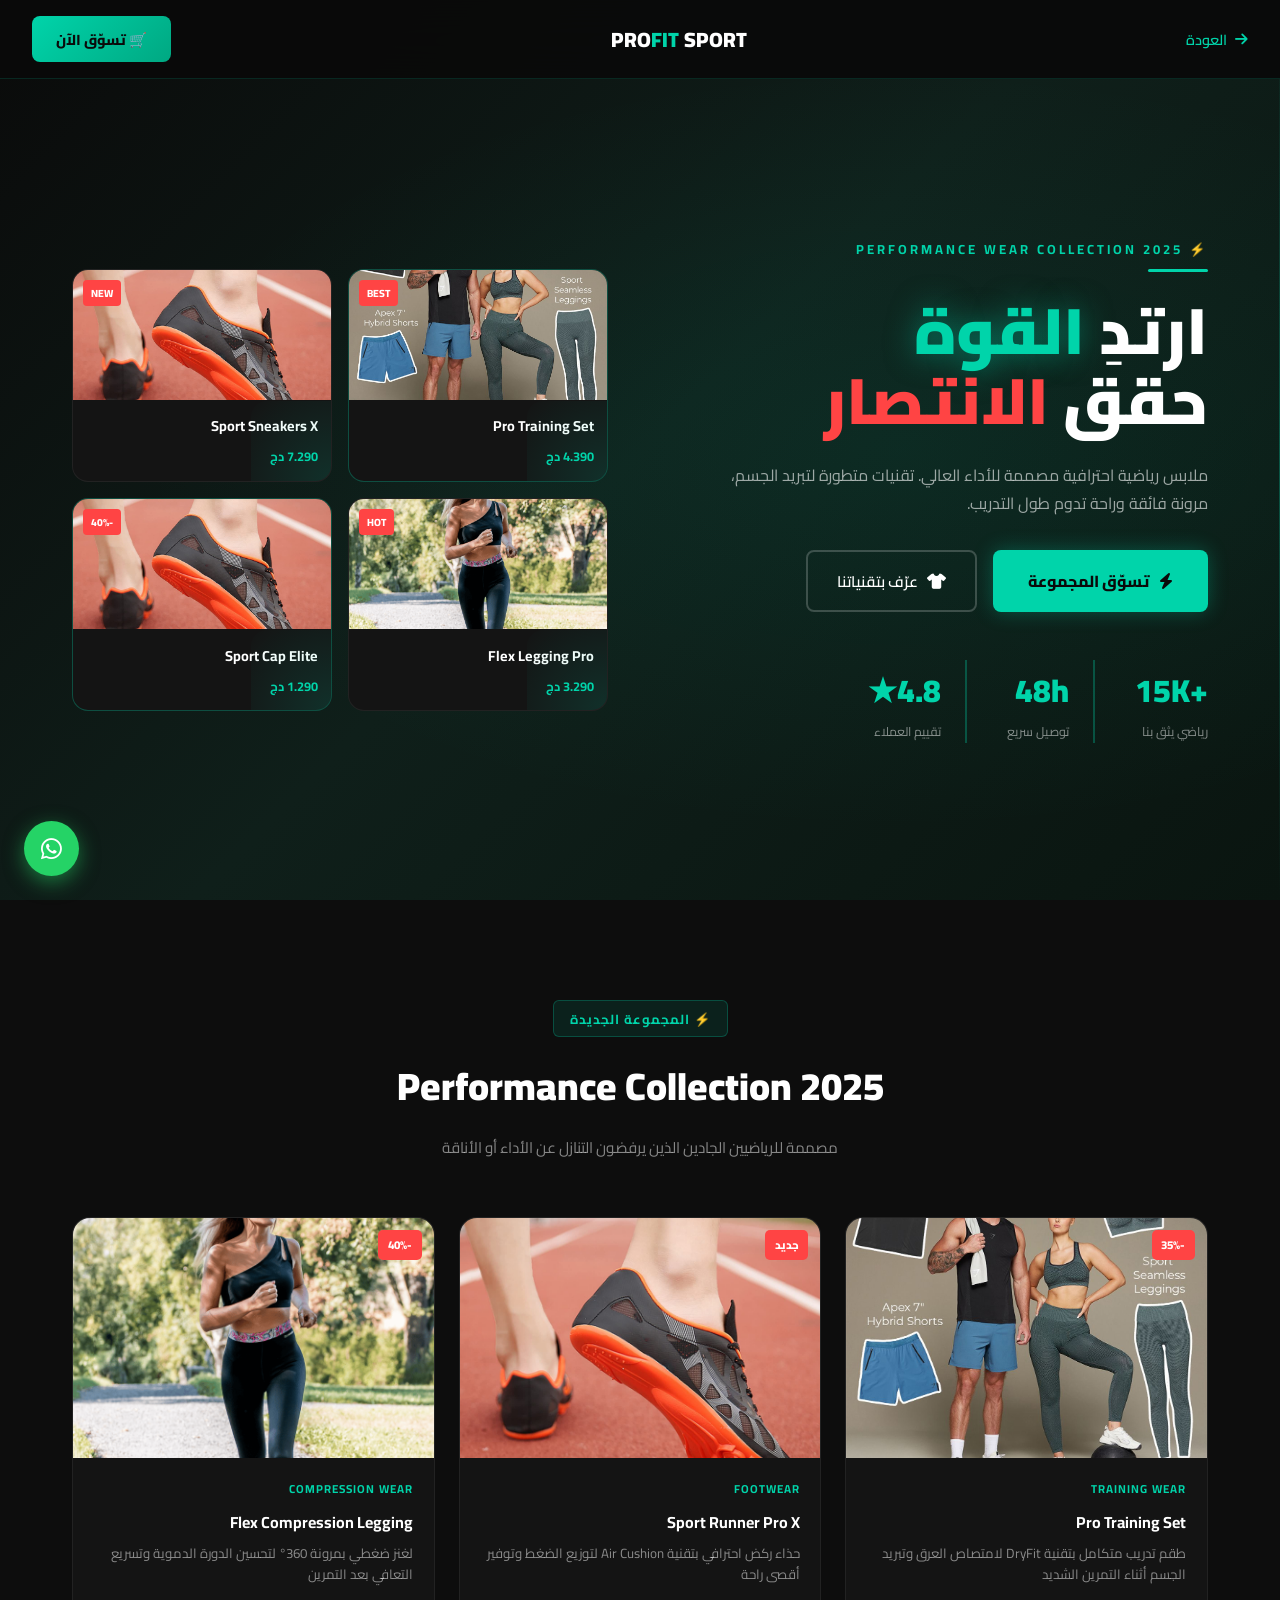
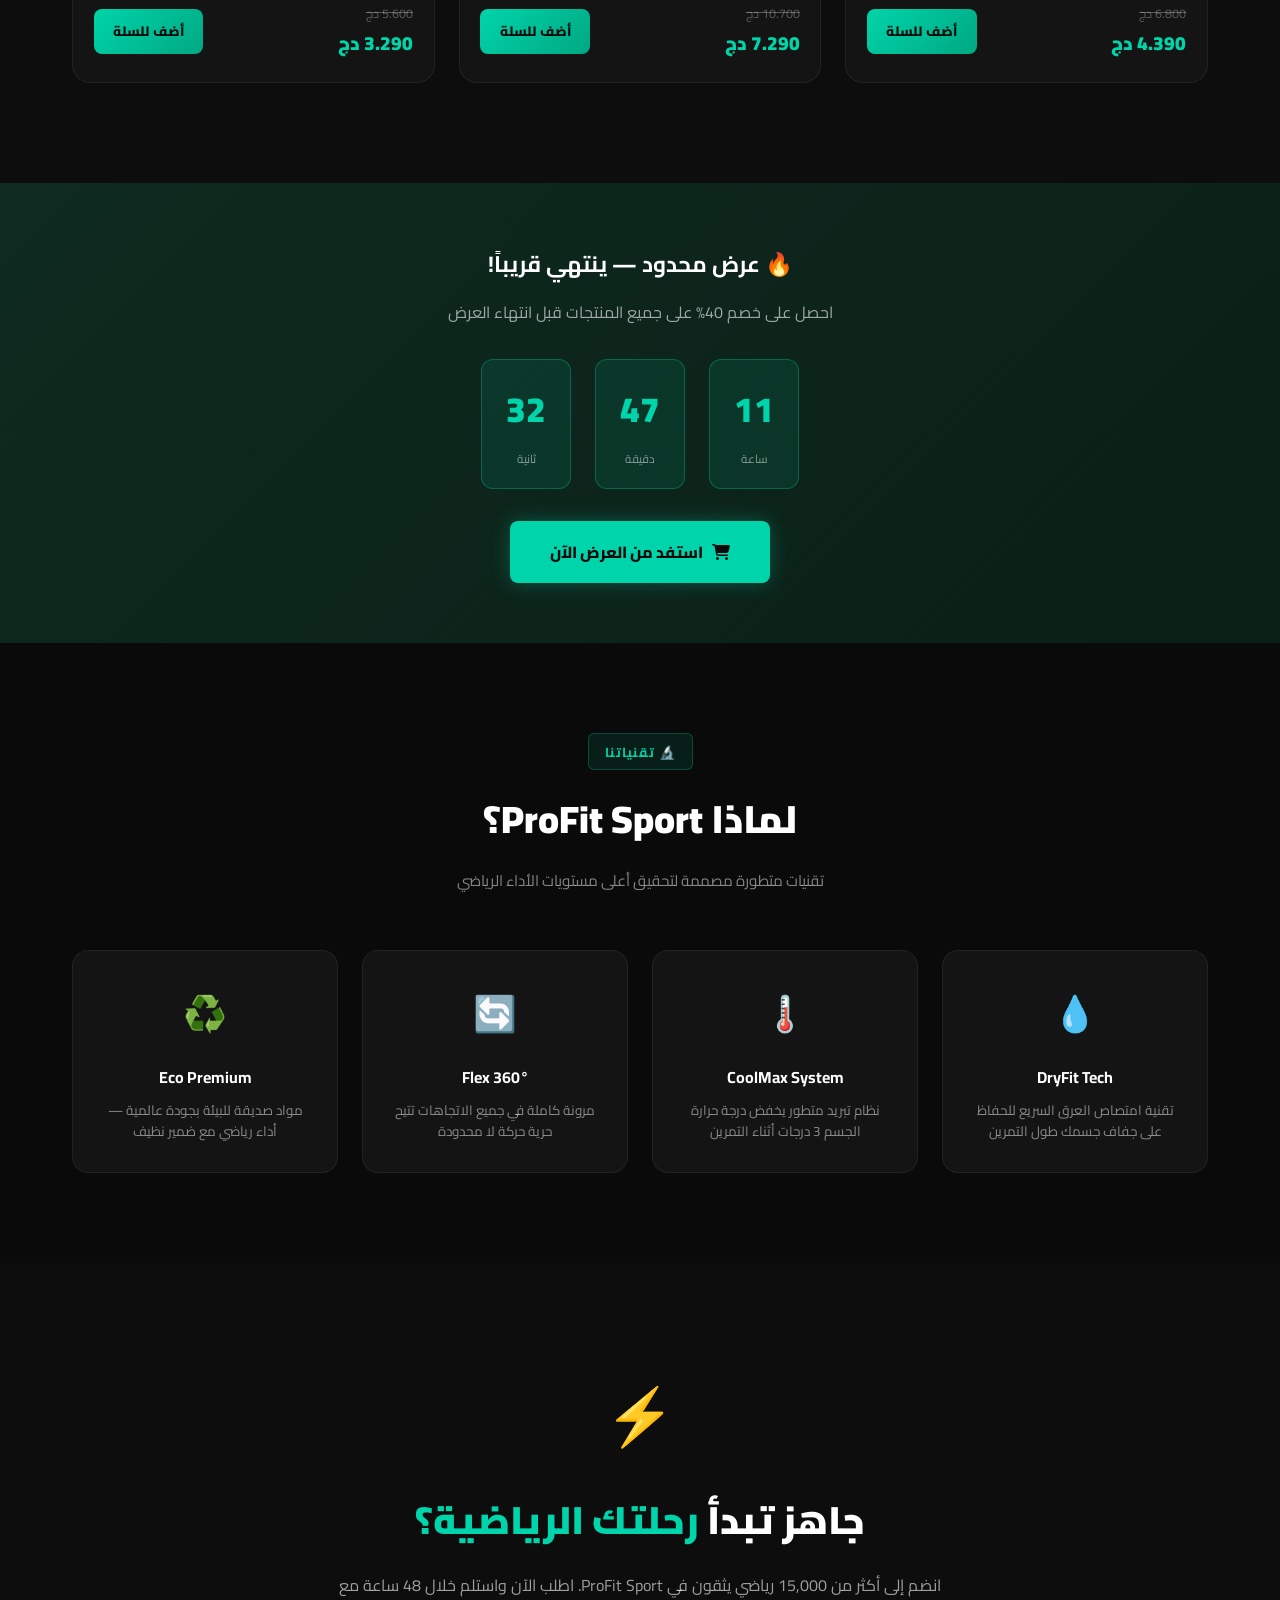
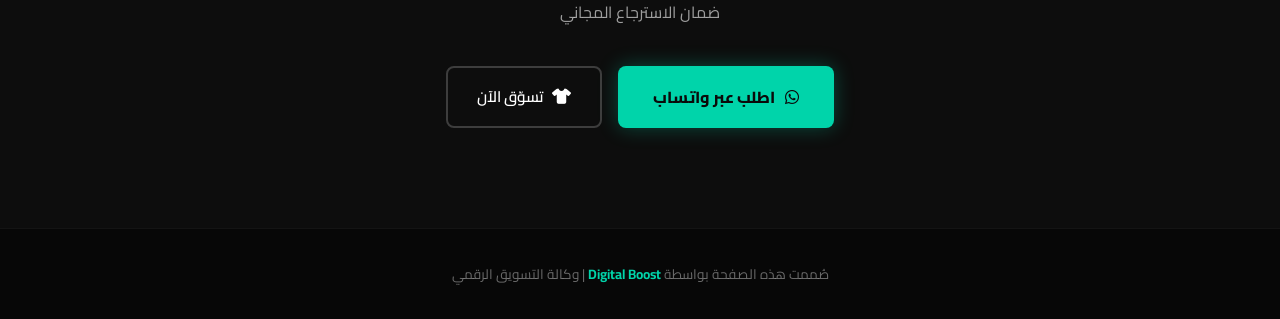
<file: landing/sport.html>
<!DOCTYPE html>
<html lang="ar" dir="rtl">
<head>
    <meta charset="UTF-8">
    <meta name="viewport" content="width=device-width, initial-scale=1.0">
    <title>ProFit Sport | ملابس رياضية احترافية</title>
    <meta name="description" content="ProFit Sport - ملابس رياضية احترافية للأداء العالي. ارتدِ الأفضل وحقق الأفضل!">
    <link href="https://fonts.googleapis.com/css2?family=Cairo:wght@300;400;600;700;900&display=swap" rel="stylesheet">
    <link rel="stylesheet" href="https://cdn.jsdelivr.net/npm/@fortawesome/fontawesome-free@6.4.0/css/all.min.css">
    <style>
        :root {
            --primary: #0a0a0a;
            --accent: #00d4aa;
            --accent2: #ff4444;
            --gray: #f5f5f5;
            --mid: #888;
            --font: 'Cairo', sans-serif;
        }
        * { margin: 0; padding: 0; box-sizing: border-box; }
        html { scroll-behavior: smooth; }
        body { font-family: var(--font); background: #0a0a0a; color: white; overflow-x: hidden; direction: rtl; }

        nav {
            position: fixed; top: 0; width: 100%; z-index: 1000;
            background: rgba(10,10,10,0.95); backdrop-filter: blur(20px);
            border-bottom: 1px solid rgba(0,212,170,0.15);
            padding: 1rem 2rem; display: flex; align-items: center; justify-content: space-between;
        }
        .nav-logo { font-size: 1.3rem; font-weight: 900; color: white; }
        .nav-logo span { color: var(--accent); }
        .nav-cta {
            background: linear-gradient(135deg, var(--accent), #00a882);
            color: #0a0a0a; padding: 0.6rem 1.5rem; border-radius: 8px;
            font-weight: 800; font-size: 0.9rem; text-decoration: none; transition: all 0.3s;
        }
        .nav-cta:hover { transform: translateY(-2px); box-shadow: 0 8px 20px rgba(0,212,170,0.4); }
        .back-link {
            display: flex; align-items: center; gap: 0.5rem;
            color: var(--accent); font-weight: 600; font-size: 0.9rem; text-decoration: none;
        }
        .back-link:hover { gap: 0.8rem; }

        /* HERO */
        #hero {
            min-height: 100vh; padding-top: 80px;
            background: linear-gradient(135deg, #0a0a0a 0%, #0f1f1a 50%, #0a1510 100%);
            display: flex; align-items: center; position: relative; overflow: hidden;
        }
        .hero-grid { width: 100%; max-width: 1200px; margin: 0 auto; padding: 0 2rem; display: grid; grid-template-columns: 1fr 1fr; gap: 4rem; align-items: center; position: relative; z-index: 2; }
        .hero-line { width: 60px; height: 3px; background: var(--accent); border-radius: 2px; margin-bottom: 1.5rem; }
        .hero-tag { color: var(--accent); font-size: 0.82rem; font-weight: 700; letter-spacing: 3px; text-transform: uppercase; margin-bottom: 0.5rem; }
        .hero-title { font-size: clamp(2.2rem,5vw,4rem); font-weight: 900; line-height: 1.1; margin-bottom: 1.5rem; }
        .hero-title .neon { color: var(--accent); text-shadow: 0 0 30px rgba(0,212,170,0.5); }
        .hero-title .red { color: var(--accent2); }
        .hero-desc { color: rgba(255,255,255,0.6); font-size: 1rem; line-height: 1.8; margin-bottom: 2rem; max-width: 480px; }
        .hero-cta { display: flex; gap: 1rem; flex-wrap: wrap; margin-bottom: 3rem; }
        .btn-neon {
            display: inline-flex; align-items: center; gap: 0.6rem;
            background: var(--accent); color: #0a0a0a; padding: 1rem 2.2rem;
            border-radius: 8px; font-weight: 800; font-size: 1rem; text-decoration: none;
            transition: all 0.3s; box-shadow: 0 0 20px rgba(0,212,170,0.3);
        }
        .btn-neon:hover { transform: translateY(-3px); box-shadow: 0 0 40px rgba(0,212,170,0.5); }
        .btn-border {
            display: inline-flex; align-items: center; gap: 0.6rem;
            border: 2px solid rgba(255,255,255,0.2); color: white;
            padding: 0.9rem 1.8rem; border-radius: 8px;
            font-weight: 600; font-size: 0.95rem; text-decoration: none; transition: all 0.3s;
        }
        .btn-border:hover { border-color: var(--accent); color: var(--accent); }
        .hero-stats { display: flex; gap: 2.5rem; }
        .stat { border-right: 2px solid rgba(0,212,170,0.3); padding-right: 1.5rem; }
        .stat:first-child { border-right: none; padding-right: 0; }
        .stat-n { font-size: 2rem; font-weight: 900; color: var(--accent); }
        .stat-l { font-size: 0.78rem; color: rgba(255,255,255,0.5); }

        /* Product Cards Visual */
        .hero-visual { position: relative; }
        .product-grid-visual { display: grid; grid-template-columns: 1fr 1fr; gap: 1rem; }
        .pv-card {
            background: #141414; border: 1px solid rgba(255,255,255,0.06);
            border-radius: 16px; padding: 1.5rem; transition: all 0.3s; position: relative; overflow: hidden;
        }
        .pv-card:hover { border-color: var(--accent); transform: scale(1.03); }
        .pv-card.accent-border { border-color: rgba(0,212,170,0.3); }
        .pv-emoji { font-size: 3rem; margin-bottom: 0.8rem; }
        .pv-name { font-size: 0.9rem; font-weight: 700; margin-bottom: 0.3rem; }
        .pv-price { font-size: 0.8rem; color: var(--accent); font-weight: 700; }
        .pv-badge {
            position: absolute; top: 10px; left: 10px;
            background: var(--accent2); color: white; font-size: 0.65rem; font-weight: 800;
            padding: 0.2rem 0.5rem; border-radius: 4px;
        }
        .corner-glow {
            position: absolute; bottom: 0; right: 0; width: 80px; height: 80px;
            background: radial-gradient(circle at 100% 100%, rgba(0,212,170,0.15), transparent);
            border-radius: 16px 0 0 0;
        }

        /* PRODUCTS SECTION */
        #products { padding: 100px 0; background: #0d0d0d; }
        .sec-wrap { max-width: 1200px; margin: 0 auto; padding: 0 2rem; }
        .sec-hd { text-align: center; margin-bottom: 3.5rem; }
        .sec-tag { display: inline-block; background: rgba(0,212,170,0.1); border: 1px solid rgba(0,212,170,0.25); color: var(--accent); padding: 0.35rem 1rem; border-radius: 6px; font-size: 0.82rem; font-weight: 700; letter-spacing: 1px; text-transform: uppercase; margin-bottom: 0.8rem; }
        .sec-title { font-size: clamp(1.6rem,3vw,2.4rem); font-weight: 900; margin-bottom: 0.8rem; }
        .sec-sub { color: rgba(255,255,255,0.5); font-size: 0.95rem; max-width: 500px; margin: 0 auto; line-height: 1.7; }
        .sport-grid { display: grid; grid-template-columns: repeat(3,1fr); gap: 1.5rem; }
        .sport-card {
            background: #141414; border: 1px solid rgba(255,255,255,0.06);
            border-radius: 18px; overflow: hidden; transition: all 0.35s;
        }
        .sport-card:hover { border-color: var(--accent); transform: translateY(-8px); box-shadow: 0 20px 50px rgba(0,212,170,0.15); }
        .sport-img {
            height: 200px; display: flex; align-items: center; justify-content: center;
            font-size: 5rem; position: relative;
        }
        .sport-img.dark1 { background: linear-gradient(135deg, #1a1a2e, #16213e); }
        .sport-img.dark2 { background: linear-gradient(135deg, #0f3460, #533483); }
        .sport-img.dark3 { background: linear-gradient(135deg, #1a0a0a, #3d0000); }
        .sport-sale { position: absolute; top: 12px; right: 12px; background: var(--accent2); color: white; font-size: 0.72rem; font-weight: 800; padding: 0.25rem 0.6rem; border-radius: 5px; }
        .sport-body { padding: 1.3rem; }
        .sport-cat { font-size: 0.72rem; color: var(--accent); font-weight: 700; letter-spacing: 1px; text-transform: uppercase; margin-bottom: 0.4rem; }
        .sport-name { font-size: 1rem; font-weight: 700; margin-bottom: 0.4rem; }
        .sport-desc { font-size: 0.83rem; color: rgba(255,255,255,0.5); line-height: 1.6; margin-bottom: 1rem; }
        .sport-footer { display: flex; align-items: center; justify-content: space-between; }
        .price-wrap .old { font-size: 0.78rem; color: rgba(255,255,255,0.3); text-decoration: line-through; }
        .price-wrap .new { font-size: 1.2rem; font-weight: 900; color: var(--accent); }
        .buy-btn {
            background: linear-gradient(135deg, var(--accent), #00a882);
            color: #0a0a0a; border: none; border-radius: 8px; padding: 0.6rem 1.2rem;
            font-weight: 800; font-size: 0.85rem; cursor: pointer; transition: all 0.3s; font-family: var(--font);
        }
        .buy-btn:hover { transform: scale(1.05); box-shadow: 0 6px 15px rgba(0,212,170,0.4); }

        /* FEATURES */
        #features { padding: 90px 0; background: #0a0a0a; }
        .feat-grid { display: grid; grid-template-columns: repeat(4,1fr); gap: 1.5rem; margin-top: 3rem; }
        .feat-card {
            background: #141414; border: 1px solid rgba(255,255,255,0.06);
            border-radius: 16px; padding: 1.8rem; text-align: center; transition: all 0.3s;
        }
        .feat-card:hover { border-color: var(--accent); transform: translateY(-5px); }
        .feat-icon { font-size: 2.2rem; margin-bottom: 1rem; }
        .feat-title { font-size: 1rem; font-weight: 700; margin-bottom: 0.5rem; }
        .feat-text { font-size: 0.84rem; color: rgba(255,255,255,0.5); line-height: 1.6; }

        /* TIMER */
        #timer-section { padding: 60px 0; background: linear-gradient(135deg, #0f2a20, #0a1f16); }
        .timer-wrap { max-width: 800px; margin: 0 auto; text-align: center; padding: 0 2rem; }
        .timer-title { font-size: 1.4rem; font-weight: 700; margin-bottom: 0.8rem; }
        .timer-sub { color: rgba(255,255,255,0.6); margin-bottom: 2rem; }
        .countdown { display: flex; justify-content: center; gap: 1.5rem; margin-bottom: 2rem; flex-wrap: wrap; }
        .cd-box { background: rgba(0,212,170,0.1); border: 1px solid rgba(0,212,170,0.3); border-radius: 12px; padding: 1rem 1.5rem; min-width: 80px; }
        .cd-num { font-size: 2.2rem; font-weight: 900; color: var(--accent); display: block; }
        .cd-lbl { font-size: 0.72rem; color: rgba(255,255,255,0.5); }

        /* CTA */
        #cta-section { padding: 100px 0; background: #0d0d0d; text-align: center; }
        .cta-box { max-width: 700px; margin: 0 auto; padding: 0 2rem; }
        .cta-icon { font-size: 3.5rem; margin-bottom: 1rem; }
        .cta-title { font-size: clamp(1.8rem,3vw,2.6rem); font-weight: 900; margin-bottom: 1rem; }
        .cta-title span { color: var(--accent); }
        .cta-desc { color: rgba(255,255,255,0.6); font-size: 1rem; line-height: 1.7; margin-bottom: 2.5rem; }
        .cta-buttons { display: flex; gap: 1rem; justify-content: center; flex-wrap: wrap; }

        footer { background: #070707; border-top: 1px solid rgba(255,255,255,0.05); padding: 2rem; text-align: center; color: rgba(255,255,255,0.4); font-size: 0.85rem; }
        footer strong { color: var(--accent); }

        @media(max-width:900px) {
            .hero-grid { grid-template-columns: 1fr; text-align: center; }
            .hero-cta { justify-content: center; }
            .hero-stats { justify-content: center; }
            .hero-line { margin: 0 auto 1.5rem; }
            .hero-visual { display: none; }
            .sport-grid { grid-template-columns: repeat(2,1fr); }
            .feat-grid { grid-template-columns: repeat(2,1fr); }
        }
        @media(max-width:600px) {
            .sport-grid { grid-template-columns: 1fr; }
            .feat-grid { grid-template-columns: 1fr; }
        }
    </style>
</head>
<body>

    <nav>
        <a href="../index.html#portfolio" class="back-link">
            <i class="fas fa-arrow-right"></i> العودة
        </a>
        <div class="nav-logo">PRO<span>FIT</span> SPORT</div>
        <a href="#cta-section" class="nav-cta">🛒 تسوّق الآن</a>
    </nav>

    <!-- HERO -->
    <section id="hero">
        <!-- BG Decoration -->
        <div style="position:absolute;inset:0;background:radial-gradient(ellipse at 70% 50%, rgba(0,212,170,0.08) 0%, transparent 60%);pointer-events:none"></div>
        <div style="position:absolute;top:0;right:0;width:1px;height:100%;background:linear-gradient(to bottom, transparent, rgba(0,212,170,0.3), transparent)"></div>

        <div class="hero-grid">
            <div>
                <div class="hero-tag">⚡ Performance Wear Collection 2025</div>
                <div class="hero-line"></div>
                <h1 class="hero-title">
                    ارتدِ <span class="neon">القوة</span><br>
                    حقق <span class="red">الانتصار</span>
                </h1>
                <p class="hero-desc">
                    ملابس رياضية احترافية مصممة للأداء العالي. تقنيات متطورة لتبريد الجسم، مرونة فائقة وراحة تدوم طول التدريب.
                </p>
                <div class="hero-cta">
                    <a href="#products" class="btn-neon"><i class="fas fa-bolt"></i> تسوّق المجموعة</a>
                    <a href="#features" class="btn-border"><i class="fas fa-tshirt"></i> عرّف بتقنياتنا</a>
                </div>
                <div class="hero-stats">
                    <div class="stat">
                        <div class="stat-n">+15K</div>
                        <div class="stat-l">رياضي يثق بنا</div>
                    </div>
                    <div class="stat">
                        <div class="stat-n">48h</div>
                        <div class="stat-l">توصيل سريع</div>
                    </div>
                    <div class="stat">
                        <div class="stat-n">4.8★</div>
                        <div class="stat-l">تقييم العملاء</div>
                    </div>
                </div>
            </div>
            <div class="hero-visual">
                <div class="product-grid-visual">
                    <div class="pv-card accent-border" style="padding:0">
                        <span class="pv-badge">BEST</span>
                        <img src="../images/products/sportswear.jpg" alt="Pro Training Set" style="width:100%;height:130px;object-fit:cover;display:block">
                        <div style="padding:0.8rem"><div class="pv-name">Pro Training Set</div><div class="pv-price">4.390 دج</div></div>
                        <div class="corner-glow"></div>
                    </div>
                    <div class="pv-card" style="padding:0">
                        <span class="pv-badge">NEW</span>
                        <img src="../images/products/sneakers.jpg" alt="Sport Sneakers X" style="width:100%;height:130px;object-fit:cover;display:block">
                        <div style="padding:0.8rem"><div class="pv-name">Sport Sneakers X</div><div class="pv-price">7.290 دج</div></div>
                        <div class="corner-glow"></div>
                    </div>
                    <div class="pv-card" style="padding:0">
                        <span class="pv-badge">HOT</span>
                        <img src="../images/products/leggings.jpg" alt="Flex Legging Pro" style="width:100%;height:130px;object-fit:cover;display:block">
                        <div style="padding:0.8rem"><div class="pv-name">Flex Legging Pro</div><div class="pv-price">3.290 دج</div></div>
                        <div class="corner-glow"></div>
                    </div>
                    <div class="pv-card accent-border" style="padding:0">
                        <span class="pv-badge">-40%</span>
                        <img src="../images/products/sneakers.jpg" alt="Sport Cap Elite" style="width:100%;height:130px;object-fit:cover;display:block">
                        <div style="padding:0.8rem"><div class="pv-name">Sport Cap Elite</div><div class="pv-price">1.290 دج</div></div>
                        <div class="corner-glow"></div>
                    </div>
                </div>
            </div>
        </div>
    </section>

    <!-- PRODUCTS -->
    <section id="products">
        <div class="sec-wrap">
            <div class="sec-hd">
                <div class="sec-tag">⚡ المجموعة الجديدة</div>
                <h2 class="sec-title">Performance Collection 2025</h2>
                <p class="sec-sub">مصممة للرياضيين الجادين الذين يرفضون التنازل عن الأداء أو الأناقة</p>
            </div>
            <div class="sport-grid">
                <div class="sport-card">
                    <div class="sport-img dark1" style="height:240px;overflow:hidden;display:block;position:relative">
                        <span class="sport-sale">-35%</span>
                        <img src="../images/products/sportswear.jpg" alt="Pro Training Set" style="width:100%;height:100%;object-fit:cover" loading="lazy">
                    </div>
                    <div class="sport-body">
                        <div class="sport-cat">Training Wear</div>
                        <h3 class="sport-name">Pro Training Set</h3>
                        <p class="sport-desc">طقم تدريب متكامل بتقنية DryFit لامتصاص العرق وتبريد الجسم أثناء التمرين الشديد</p>
                        <div class="sport-footer">
                            <div class="price-wrap">
                                <div class="old">6.800 دج</div>
                                <div class="new">4.390 دج</div>
                            </div>
                            <button class="buy-btn">أضف للسلة</button>
                        </div>
                    </div>
                </div>
                <div class="sport-card">
                    <div class="sport-img dark2" style="height:240px;overflow:hidden;display:block;position:relative">
                        <span class="sport-sale">جديد</span>
                        <img src="../images/products/sneakers.jpg" alt="Sport Runner Pro X" style="width:100%;height:100%;object-fit:cover" loading="lazy">
                    </div>
                    <div class="sport-body">
                        <div class="sport-cat">Footwear</div>
                        <h3 class="sport-name">Sport Runner Pro X</h3>
                        <p class="sport-desc">حذاء ركض احترافي بتقنية Air Cushion لتوزيع الضغط وتوفير أقصى راحة</p>
                        <div class="sport-footer">
                            <div class="price-wrap">
                                <div class="old">10.700 دج</div>
                                <div class="new">7.290 دج</div>
                            </div>
                            <button class="buy-btn">أضف للسلة</button>
                        </div>
                    </div>
                </div>
                <div class="sport-card">
                    <div class="sport-img dark3" style="height:240px;overflow:hidden;display:block;position:relative">
                        <span class="sport-sale">-40%</span>
                        <img src="../images/products/leggings.jpg" alt="Flex Compression Legging" style="width:100%;height:100%;object-fit:cover" loading="lazy">
                    </div>
                    <div class="sport-body">
                        <div class="sport-cat">Compression Wear</div>
                        <h3 class="sport-name">Flex Compression Legging</h3>
                        <p class="sport-desc">لغنز ضغطي بمرونة 360° لتحسين الدورة الدموية وتسريع التعافي بعد التمرين</p>
                        <div class="sport-footer">
                            <div class="price-wrap">
                                <div class="old">5.600 دج</div>
                                <div class="new">3.290 دج</div>
                            </div>
                            <button class="buy-btn">أضف للسلة</button>
                        </div>
                    </div>
                </div>
            </div>
        </div>
    </section>

    <!-- COUNTDOWN TIMER -->
    <section id="timer-section">
        <div class="timer-wrap">
            <h2 class="timer-title">🔥 عرض محدود — ينتهي قريباً!</h2>
            <p class="timer-sub">احصل على خصم 40% على جميع المنتجات قبل انتهاء العرض</p>
            <div class="countdown">
                <div class="cd-box"><span class="cd-num" id="hours">12</span><span class="cd-lbl">ساعة</span></div>
                <div class="cd-box"><span class="cd-num" id="minutes">45</span><span class="cd-lbl">دقيقة</span></div>
                <div class="cd-box"><span class="cd-num" id="seconds">30</span><span class="cd-lbl">ثانية</span></div>
            </div>
            <a href="#products" class="btn-neon" style="display:inline-flex;align-items:center;gap:0.6rem;padding:1rem 2.5rem;border-radius:8px;font-size:1rem">
                <i class="fas fa-shopping-cart"></i> استفد من العرض الآن
            </a>
        </div>
    </section>

    <!-- FEATURES -->
    <section id="features">
        <div class="sec-wrap">
            <div class="sec-hd">
                <div class="sec-tag">🔬 تقنياتنا</div>
                <h2 class="sec-title">لماذا ProFit Sport؟</h2>
                <p class="sec-sub">تقنيات متطورة مصممة لتحقيق أعلى مستويات الأداء الرياضي</p>
            </div>
            <div class="feat-grid">
                <div class="feat-card">
                    <div class="feat-icon">💧</div>
                    <h3 class="feat-title">DryFit Tech</h3>
                    <p class="feat-text">تقنية امتصاص العرق السريع للحفاظ على جفاف جسمك طول التمرين</p>
                </div>
                <div class="feat-card">
                    <div class="feat-icon">🌡️</div>
                    <h3 class="feat-title">CoolMax System</h3>
                    <p class="feat-text">نظام تبريد متطور يخفض درجة حرارة الجسم 3 درجات أثناء التمرين</p>
                </div>
                <div class="feat-card">
                    <div class="feat-icon">🔄</div>
                    <h3 class="feat-title">Flex 360°</h3>
                    <p class="feat-text">مرونة كاملة في جميع الاتجاهات تتيح حرية حركة لا محدودة</p>
                </div>
                <div class="feat-card">
                    <div class="feat-icon">♻️</div>
                    <h3 class="feat-title">Eco Premium</h3>
                    <p class="feat-text">مواد صديقة للبيئة بجودة عالمية — أداء رياضي مع ضمير نظيف</p>
                </div>
            </div>
        </div>
    </section>

    <!-- CTA -->
    <section id="cta-section">
        <div class="cta-box">
            <div class="cta-icon">⚡</div>
            <h2 class="cta-title">جاهز تبدأ <span>رحلتك الرياضية؟</span></h2>
            <p class="cta-desc">انضم إلى أكثر من 15,000 رياضي يثقون في ProFit Sport. اطلب الآن واستلم خلال 48 ساعة مع ضمان الاسترجاع المجاني</p>
            <div class="cta-buttons">
                <a href="https://wa.me/213697608838?text=أريد%20الطلب%20من%20ProFit%20Sport" target="_blank" class="btn-neon">
                    <i class="fab fa-whatsapp"></i> اطلب عبر واتساب
                </a>
                <a href="#products" class="btn-border">
                    <i class="fas fa-tshirt"></i> تسوّق الآن
                </a>
            </div>
        </div>
    </section>

    <footer>
        <p>صُممت هذه الصفحة بواسطة <strong>Digital Boost</strong> | وكالة التسويق الرقمي</p>
    </footer>

    <!-- WhatsApp Float -->
    <a href="https://wa.me/213697608838?text=أريد%20الطلب%20من%20ProFit%20Sport" target="_blank"
       style="position:fixed;bottom:1.5rem;left:1.5rem;width:55px;height:55px;background:#25d366;border-radius:50%;display:flex;align-items:center;justify-content:center;font-size:1.5rem;color:white;text-decoration:none;box-shadow:0 6px 20px rgba(37,211,102,0.5);z-index:999">
        <i class="fab fa-whatsapp"></i>
    </a>

    <script>
        // Countdown Timer
        function startCountdown(h, m, s) {
            let total = h * 3600 + m * 60 + s;
            setInterval(() => {
                if (total <= 0) { total = 12 * 3600; return; }
                total--;
                const hours = Math.floor(total / 3600);
                const mins = Math.floor((total % 3600) / 60);
                const secs = total % 60;
                document.getElementById('hours').textContent = String(hours).padStart(2,'0');
                document.getElementById('minutes').textContent = String(mins).padStart(2,'0');
                document.getElementById('seconds').textContent = String(secs).padStart(2,'0');
            }, 1000);
        }
        startCountdown(11, 47, 33);
    </script>
</body>
</html>
</file>
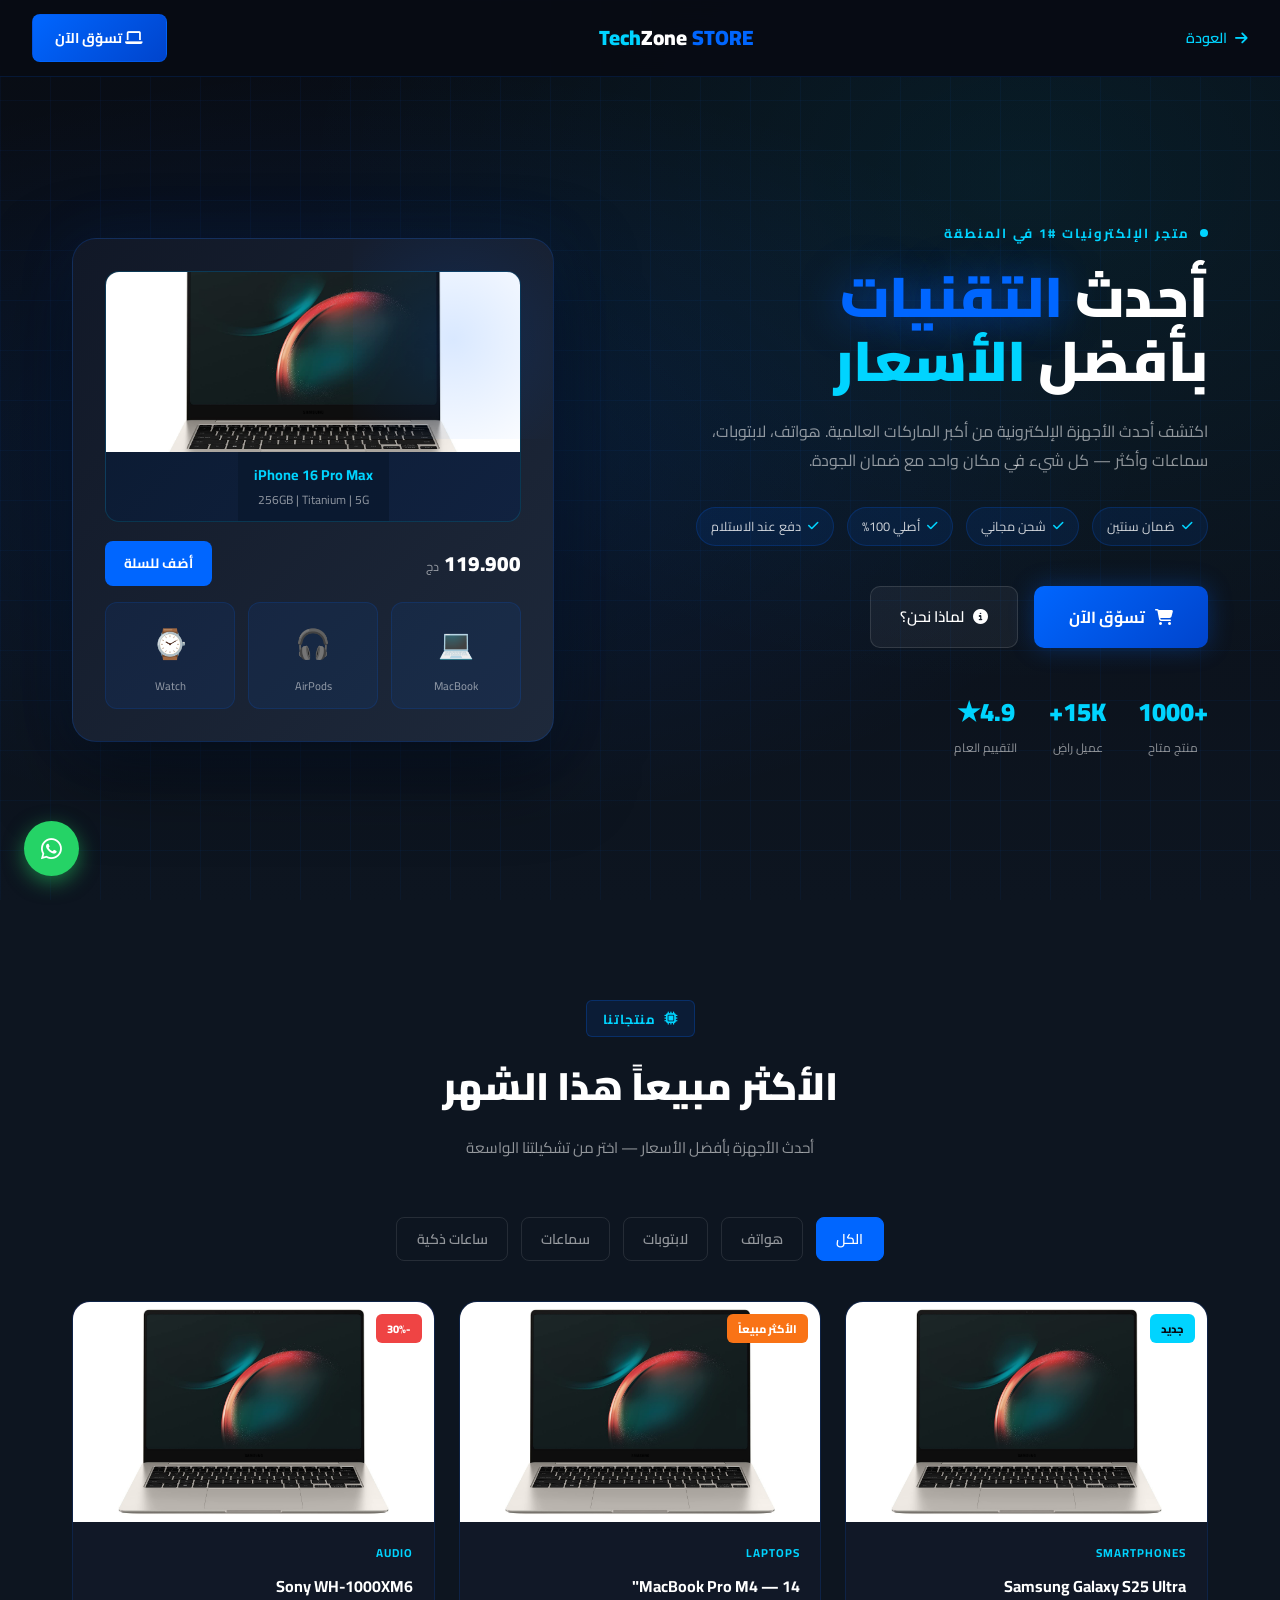
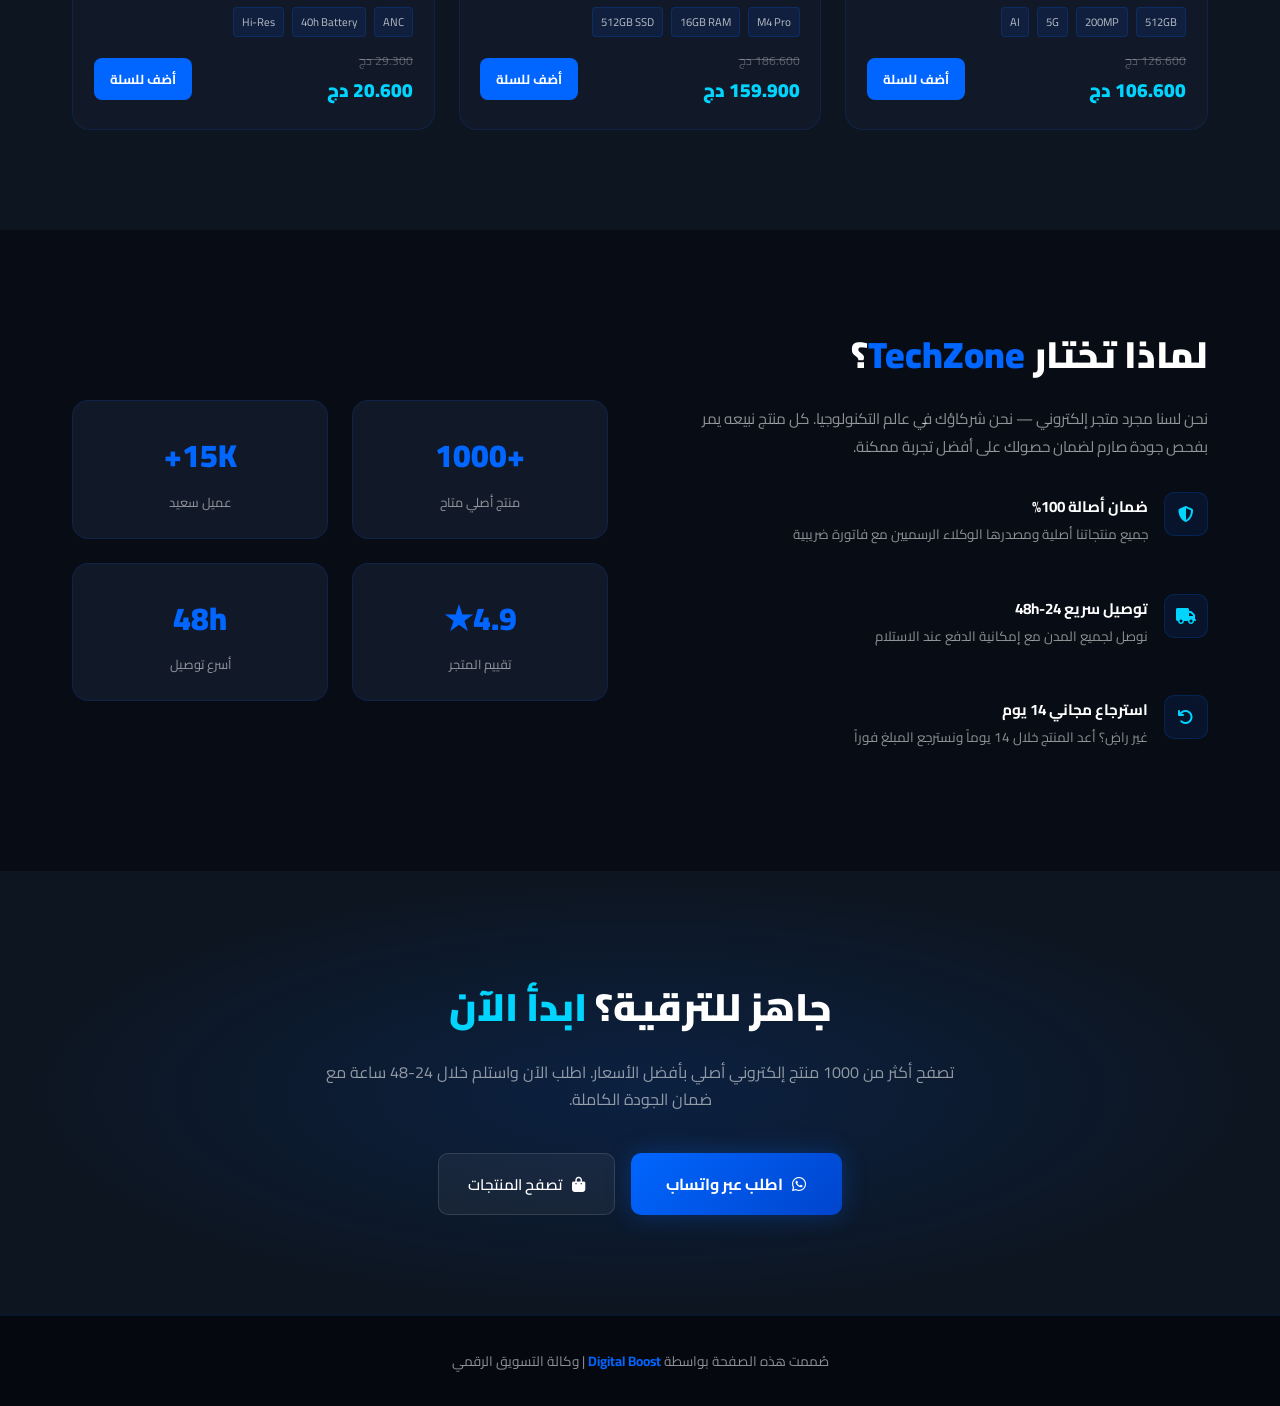
<file: landing/tech.html>
<!DOCTYPE html>
<html lang="ar" dir="rtl">
<head>
    <meta charset="UTF-8">
    <meta name="viewport" content="width=device-width, initial-scale=1.0">
    <title>TechZone Store | أحدث الإلكترونيات والأجهزة</title>
    <meta name="description" content="TechZone - متجرك الأول للإلكترونيات. أحدث الأجهزة بأفضل الأسعار مع ضمان الجودة والتوصيل السريع">
    <link href="https://fonts.googleapis.com/css2?family=Cairo:wght@300;400;600;700;900&display=swap" rel="stylesheet">
    <link rel="stylesheet" href="https://cdn.jsdelivr.net/npm/@fortawesome/fontawesome-free@6.4.0/css/all.min.css">
    <style>
        :root {
            --blue: #0066ff;
            --blue-dark: #0044cc;
            --cyan: #00d4ff;
            --dark: #080c14;
            --dark2: #0d1520;
            --card: #111827;
            --border: rgba(0,102,255,0.15);
            --white: #ffffff;
            --muted: rgba(255,255,255,0.55);
            --font: 'Cairo', sans-serif;
        }
        * { margin: 0; padding: 0; box-sizing: border-box; }
        html { scroll-behavior: smooth; }
        body { font-family: var(--font); background: var(--dark); color: var(--white); overflow-x: hidden; direction: rtl; }

        /* NAV */
        nav {
            position: fixed; top: 0; width: 100%; z-index: 1000;
            background: rgba(8,12,20,0.97); backdrop-filter: blur(20px);
            border-bottom: 1px solid var(--border);
            padding: 0.9rem 2rem; display: flex; align-items: center; justify-content: space-between;
        }
        .brand { font-size: 1.3rem; font-weight: 900; }
        .brand .b1 { color: var(--cyan); }
        .brand .b2 { color: white; }
        .brand .b3 { color: var(--blue); }
        .nav-right { display: flex; align-items: center; gap: 1rem; }
        .nav-cta {
            background: linear-gradient(135deg, var(--blue), var(--blue-dark));
            color: white; padding: 0.6rem 1.4rem; border-radius: 8px;
            font-weight: 700; font-size: 0.88rem; text-decoration: none; transition: all 0.3s;
            border: 1px solid rgba(0,102,255,0.3);
        }
        .nav-cta:hover { transform: translateY(-2px); box-shadow: 0 8px 20px rgba(0,102,255,0.4); }
        .back-link { display: flex; align-items: center; gap: 0.5rem; color: var(--cyan); font-weight: 600; font-size: 0.9rem; text-decoration: none; }
        .back-link:hover { gap: 0.8rem; }

        /* HERO */
        #hero {
            min-height: 100vh; padding-top: 80px;
            background: radial-gradient(ellipse at 30% 50%, rgba(0,102,255,0.12) 0%, transparent 60%),
                        radial-gradient(ellipse at 80% 20%, rgba(0,212,255,0.08) 0%, transparent 50%),
                        linear-gradient(180deg, #080c14, #0d1520);
            display: flex; align-items: center; position: relative; overflow: hidden;
        }
        /* Grid lines background */
        .hero-grid-bg {
            position: absolute; inset: 0; pointer-events: none;
            background-image: linear-gradient(rgba(0,102,255,0.05) 1px, transparent 1px),
                              linear-gradient(90deg, rgba(0,102,255,0.05) 1px, transparent 1px);
            background-size: 50px 50px;
        }
        .hero-wrap { max-width: 1200px; margin: 0 auto; padding: 0 2rem; display: grid; grid-template-columns: 1.1fr 0.9fr; gap: 4rem; align-items: center; position: relative; z-index: 2; width: 100%; }
        .hero-eyebrow { display: flex; align-items: center; gap: 0.6rem; margin-bottom: 1.2rem; }
        .eyebrow-dot { width: 8px; height: 8px; background: var(--cyan); border-radius: 50%; animation: pulse-dot 2s infinite; }
        @keyframes pulse-dot { 0%,100%{box-shadow:0 0 0 0 rgba(0,212,255,0.4)} 50%{box-shadow:0 0 0 8px rgba(0,212,255,0)} }
        .eyebrow-text { font-size: 0.82rem; color: var(--cyan); font-weight: 700; letter-spacing: 2px; text-transform: uppercase; }
        .hero-title { font-size: clamp(2rem,4.5vw,3.5rem); font-weight: 900; line-height: 1.15; margin-bottom: 1.5rem; }
        .hero-title .blue-glow { color: var(--blue); text-shadow: 0 0 40px rgba(0,102,255,0.6); }
        .hero-title .cyan-text { color: var(--cyan); }
        .hero-desc { color: var(--muted); font-size: 1rem; line-height: 1.8; margin-bottom: 2rem; max-width: 500px; }
        .hero-features { display: flex; flex-wrap: wrap; gap: 0.8rem; margin-bottom: 2.5rem; }
        .hf-tag { display: flex; align-items: center; gap: 0.4rem; background: rgba(0,102,255,0.1); border: 1px solid rgba(0,102,255,0.2); padding: 0.4rem 0.9rem; border-radius: 50px; font-size: 0.8rem; color: rgba(255,255,255,0.8); }
        .hf-tag i { color: var(--cyan); font-size: 0.75rem; }
        .hero-btns { display: flex; gap: 1rem; flex-wrap: wrap; margin-bottom: 2.5rem; }
        .btn-blue {
            display: inline-flex; align-items: center; gap: 0.6rem;
            background: linear-gradient(135deg, var(--blue), var(--blue-dark));
            color: white; padding: 1rem 2.2rem; border-radius: 10px;
            font-weight: 700; font-size: 1rem; text-decoration: none; transition: all 0.3s;
            box-shadow: 0 0 25px rgba(0,102,255,0.3);
        }
        .btn-blue:hover { transform: translateY(-3px); box-shadow: 0 0 40px rgba(0,102,255,0.5); }
        .btn-glass {
            display: inline-flex; align-items: center; gap: 0.6rem;
            background: rgba(255,255,255,0.05); border: 1px solid rgba(255,255,255,0.12);
            color: white; padding: 0.9rem 1.8rem; border-radius: 10px;
            font-weight: 600; font-size: 0.95rem; text-decoration: none; transition: all 0.3s;
        }
        .btn-glass:hover { background: rgba(255,255,255,0.1); border-color: var(--blue); }
        .hero-metrics { display: flex; gap: 2rem; }
        .metric { text-align: center; }
        .metric-val { font-size: 1.6rem; font-weight: 900; color: var(--cyan); }
        .metric-lbl { font-size: 0.75rem; color: var(--muted); }

        /* Device showcase */
        .device-showcase { position: relative; }
        .main-device {
            background: linear-gradient(135deg, #111827, #1e293b);
            border: 1px solid rgba(0,102,255,0.2);
            border-radius: 24px; padding: 2rem;
            box-shadow: 0 30px 80px rgba(0,0,0,0.5), 0 0 60px rgba(0,102,255,0.1);
            position: relative; overflow: hidden;
        }
        .main-device::before {
            content: ''; position: absolute; top: 0; right: 0;
            width: 200px; height: 200px;
            background: radial-gradient(circle, rgba(0,102,255,0.15), transparent);
        }
        .device-screen {
            background: linear-gradient(135deg, #0a192f, #112240);
            border-radius: 14px; padding: 1.5rem; margin-bottom: 1.2rem;
            border: 1px solid rgba(0,212,255,0.15);
            text-align: center; min-height: 180px; display: flex; flex-direction: column; align-items: center; justify-content: center;
        }
        .device-emoji { font-size: 4rem; margin-bottom: 0.5rem; }
        .device-name { font-size: 0.9rem; font-weight: 700; color: var(--cyan); }
        .device-spec { font-size: 0.75rem; color: var(--muted); }
        .device-footer { display: flex; align-items: center; justify-content: space-between; }
        .device-price { font-size: 1.3rem; font-weight: 900; color: white; }
        .device-price span { font-size: 0.78rem; color: var(--muted); font-weight: 400; }
        .device-btn { background: var(--blue); color: white; border: none; border-radius: 8px; padding: 0.6rem 1.2rem; font-weight: 700; font-size: 0.85rem; cursor: pointer; transition: all 0.3s; font-family: var(--font); }
        .device-btn:hover { background: var(--blue-dark); transform: scale(1.05); }
        .mini-devices { display: flex; gap: 0.8rem; margin-top: 1rem; }
        .mini-card { flex: 1; background: rgba(0,102,255,0.08); border: 1px solid rgba(0,102,255,0.15); border-radius: 12px; padding: 0.8rem; text-align: center; transition: all 0.3s; cursor: pointer; }
        .mini-card:hover { border-color: var(--blue); background: rgba(0,102,255,0.15); }
        .mini-emoji { font-size: 1.8rem; }
        .mini-name { font-size: 0.7rem; color: var(--muted); margin-top: 0.3rem; }

        /* PRODUCTS */
        #products { padding: 100px 0; background: var(--dark2); }
        .wrap { max-width: 1200px; margin: 0 auto; padding: 0 2rem; }
        .sh { text-align: center; margin-bottom: 3.5rem; }
        .sh-tag { display: inline-flex; align-items: center; gap: 0.5rem; background: rgba(0,102,255,0.1); border: 1px solid rgba(0,102,255,0.25); color: var(--cyan); padding: 0.35rem 1rem; border-radius: 6px; font-size: 0.82rem; font-weight: 700; text-transform: uppercase; letter-spacing: 1px; margin-bottom: 0.8rem; }
        .sh-title { font-size: clamp(1.6rem,3vw,2.4rem); font-weight: 900; margin-bottom: 0.8rem; }
        .sh-sub { color: var(--muted); font-size: 0.95rem; max-width: 500px; margin: 0 auto; line-height: 1.7; }
        .categories { display: flex; gap: 0.8rem; flex-wrap: wrap; margin-bottom: 2.5rem; justify-content: center; }
        .cat-btn { padding: 0.5rem 1.2rem; border-radius: 8px; font-size: 0.88rem; font-weight: 600; border: 1px solid rgba(255,255,255,0.1); background: transparent; color: var(--muted); cursor: pointer; transition: all 0.3s; font-family: var(--font); }
        .cat-btn.active, .cat-btn:hover { background: var(--blue); border-color: var(--blue); color: white; }
        .tech-grid { display: grid; grid-template-columns: repeat(3,1fr); gap: 1.5rem; }
        .tech-card {
            background: var(--card); border: 1px solid var(--border);
            border-radius: 18px; overflow: hidden; transition: all 0.35s;
        }
        .tech-card:hover { border-color: var(--blue); transform: translateY(-8px); box-shadow: 0 20px 50px rgba(0,102,255,0.2); }
        .tech-img { height: 220px; position: relative; overflow: hidden; }
        .tech-img img { width:100%; height:100%; object-fit:cover; transition:transform 0.4s; }
        .tech-card:hover .tech-img img { transform: scale(1.06); }
        .tech-img.blue-bg { background: linear-gradient(135deg, #0a192f, #1e3a5f); }
        .tech-img.dark-bg { background: linear-gradient(135deg, #111827, #1f2937); }
        .tech-img.purple-bg { background: linear-gradient(135deg, #1e0a3c, #3d1a7a); }
        .tech-label { position: absolute; top: 12px; right: 12px; padding: 0.25rem 0.7rem; border-radius: 6px; font-size: 0.7rem; font-weight: 800; }
        .label-new { background: var(--cyan); color: var(--dark); }
        .label-sale { background: #ef4444; color: white; }
        .label-hot { background: #f97316; color: white; }
        .tech-body { padding: 1.3rem; }
        .tech-cat { font-size: 0.72rem; color: var(--cyan); font-weight: 700; text-transform: uppercase; letter-spacing: 1px; margin-bottom: 0.4rem; }
        .tech-name { font-size: 1rem; font-weight: 700; margin-bottom: 0.4rem; }
        .tech-specs { display: flex; gap: 0.5rem; flex-wrap: wrap; margin-bottom: 0.8rem; }
        .spec-tag { font-size: 0.7rem; background: rgba(0,102,255,0.1); border: 1px solid rgba(0,102,255,0.2); color: rgba(255,255,255,0.7); padding: 0.2rem 0.5rem; border-radius: 4px; }
        .tech-footer { display: flex; align-items: center; justify-content: space-between; }
        .t-price .t-old { font-size: 0.75rem; color: rgba(255,255,255,0.3); text-decoration: line-through; }
        .t-price .t-new { font-size: 1.2rem; font-weight: 900; color: var(--cyan); }
        .t-btn { background: var(--blue); color: white; border: none; border-radius: 8px; padding: 0.55rem 1rem; font-weight: 700; font-size: 0.82rem; cursor: pointer; transition: all 0.3s; font-family: var(--font); }
        .t-btn:hover { background: var(--blue-dark); transform: scale(1.05); }

        /* WHY US */
        #why { padding: 90px 0; background: var(--dark); }
        .why-grid { display: grid; grid-template-columns: 1fr 1fr; gap: 4rem; align-items: center; }
        .why-content h2 { font-size: clamp(1.6rem,3vw,2.3rem); font-weight: 900; margin-bottom: 1rem; }
        .why-content h2 span { color: var(--blue); }
        .why-content p { color: var(--muted); line-height: 1.8; font-size: 0.95rem; margin-bottom: 2rem; }
        .why-points { display: flex; flex-direction: column; gap: 1rem; }
        .why-point { display: flex; align-items: flex-start; gap: 1rem; }
        .wp-icon { width: 44px; height: 44px; background: rgba(0,102,255,0.1); border: 1px solid rgba(0,102,255,0.2); border-radius: 10px; display: flex; align-items: center; justify-content: center; color: var(--cyan); font-size: 1rem; flex-shrink: 0; }
        .wp-text h4 { font-size: 0.95rem; font-weight: 700; margin-bottom: 0.2rem; }
        .wp-text p { font-size: 0.84rem; color: var(--muted); line-height: 1.6; }
        .why-stats { display: grid; grid-template-columns: 1fr 1fr; gap: 1.5rem; }
        .why-stat-card { background: var(--card); border: 1px solid var(--border); border-radius: 16px; padding: 1.5rem; text-align: center; transition: all 0.3s; }
        .why-stat-card:hover { border-color: var(--blue); transform: translateY(-3px); }
        .ws-num { font-size: 2rem; font-weight: 900; color: var(--blue); }
        .ws-lbl { font-size: 0.8rem; color: var(--muted); margin-top: 0.3rem; }

        /* CTA */
        #cta-section { padding: 100px 0; background: var(--dark2); text-align: center; position: relative; overflow: hidden; }
        #cta-section::before { content: ''; position: absolute; inset: 0; background: radial-gradient(ellipse at 50% 50%, rgba(0,102,255,0.15), transparent 70%); }
        .cta-content { position: relative; z-index: 2; max-width: 700px; margin: 0 auto; padding: 0 2rem; }
        .cta-content h2 { font-size: clamp(1.8rem,3vw,2.8rem); font-weight: 900; margin-bottom: 1rem; }
        .cta-content h2 span { color: var(--cyan); }
        .cta-content p { color: var(--muted); font-size: 1rem; line-height: 1.7; margin-bottom: 2.5rem; }
        .cta-btns { display: flex; gap: 1rem; justify-content: center; flex-wrap: wrap; }

        footer { background: #060810; border-top: 1px solid var(--border); padding: 2rem; text-align: center; color: var(--muted); font-size: 0.85rem; }
        footer strong { color: var(--blue); }

        @media(max-width:900px) {
            .hero-wrap { grid-template-columns: 1fr; }
            .device-showcase { display: none; }
            .tech-grid { grid-template-columns: repeat(2,1fr); }
            .why-grid { grid-template-columns: 1fr; }
        }
        @media(max-width:600px) { .tech-grid { grid-template-columns: 1fr; } }
    </style>
</head>
<body>

    <nav>
        <a href="../index.html#portfolio" class="back-link"><i class="fas fa-arrow-right"></i> العودة</a>
        <div class="brand"><span class="b1">Tech</span><span class="b2">Zone</span> <span class="b3">STORE</span></div>
        <div class="nav-right">
            <a href="#products" class="nav-cta"><i class="fas fa-laptop"></i> تسوّق الآن</a>
        </div>
    </nav>

    <!-- HERO -->
    <section id="hero">
        <div class="hero-grid-bg"></div>
        <div class="hero-wrap">
            <div>
                <div class="hero-eyebrow">
                    <div class="eyebrow-dot"></div>
                    <div class="eyebrow-text">متجر الإلكترونيات #1 في المنطقة</div>
                </div>
                <h1 class="hero-title">
                    أحدث <span class="blue-glow">التقنيات</span><br>
                    بأفضل <span class="cyan-text">الأسعار</span>
                </h1>
                <p class="hero-desc">
                    اكتشف أحدث الأجهزة الإلكترونية من أكبر الماركات العالمية. هواتف، لابتوبات، سماعات وأكثر — كل شيء في مكان واحد مع ضمان الجودة.
                </p>
                <div class="hero-features">
                    <div class="hf-tag"><i class="fas fa-check"></i> ضمان سنتين</div>
                    <div class="hf-tag"><i class="fas fa-check"></i> شحن مجاني</div>
                    <div class="hf-tag"><i class="fas fa-check"></i> أصلي 100%</div>
                    <div class="hf-tag"><i class="fas fa-check"></i> دفع عند الاستلام</div>
                </div>
                <div class="hero-btns">
                    <a href="#products" class="btn-blue"><i class="fas fa-shopping-cart"></i> تسوّق الآن</a>
                    <a href="#why" class="btn-glass"><i class="fas fa-info-circle"></i> لماذا نحن؟</a>
                </div>
                <div class="hero-metrics">
                    <div class="metric"><div class="metric-val">+1000</div><div class="metric-lbl">منتج متاح</div></div>
                    <div class="metric"><div class="metric-val">15K+</div><div class="metric-lbl">عميل راضٍ</div></div>
                    <div class="metric"><div class="metric-val">4.9★</div><div class="metric-lbl">التقييم العام</div></div>
                </div>
            </div>
            <div class="device-showcase">
                <div class="main-device">
                    <div class="device-screen" style="padding:0;overflow:hidden;border-radius:14px;min-height:180px">
                        <img src="../images/products/smartphone.jpg" alt="iPhone 16 Pro Max" style="width:100%;height:180px;object-fit:cover;display:block" loading="lazy">
                        <div style="padding:0.6rem 1rem;background:rgba(10,25,47,0.9)">
                            <div class="device-name">iPhone 16 Pro Max</div>
                            <div class="device-spec">256GB | Titanium | 5G</div>
                        </div>
                    </div>
                    <div class="device-footer">
                        <div class="device-price">119.900 <span>دج</span></div>
                        <button class="device-btn">أضف للسلة</button>
                    </div>
                    <div class="mini-devices">
                        <div class="mini-card"><div class="mini-emoji">💻</div><div class="mini-name">MacBook</div></div>
                        <div class="mini-card"><div class="mini-emoji">🎧</div><div class="mini-name">AirPods</div></div>
                        <div class="mini-card"><div class="mini-emoji">⌚</div><div class="mini-name">Watch</div></div>
                    </div>
                </div>
            </div>
        </div>
    </section>

    <!-- PRODUCTS -->
    <section id="products">
        <div class="wrap">
            <div class="sh">
                <div class="sh-tag"><i class="fas fa-microchip"></i> منتجاتنا</div>
                <h2 class="sh-title">الأكثر مبيعاً هذا الشهر</h2>
                <p class="sh-sub">أحدث الأجهزة بأفضل الأسعار — اختر من تشكيلتنا الواسعة</p>
            </div>
            <div class="categories">
                <button class="cat-btn active">الكل</button>
                <button class="cat-btn">هواتف</button>
                <button class="cat-btn">لابتوبات</button>
                <button class="cat-btn">سماعات</button>
                <button class="cat-btn">ساعات ذكية</button>
            </div>
            <div class="tech-grid">
                <div class="tech-card">
                    <div class="tech-img blue-bg">
                        <span class="tech-label label-new">جديد</span>
                        <img src="../images/products/smartphone.jpg" alt="Samsung Galaxy S25 Ultra" loading="lazy">
                    </div>
                    <div class="tech-body">
                        <div class="tech-cat">Smartphones</div>
                        <h3 class="tech-name">Samsung Galaxy S25 Ultra</h3>
                        <div class="tech-specs">
                            <span class="spec-tag">512GB</span>
                            <span class="spec-tag">200MP</span>
                            <span class="spec-tag">5G</span>
                            <span class="spec-tag">AI</span>
                        </div>
                        <div class="tech-footer">
                            <div class="t-price">
                                <div class="t-old">126.600 دج</div>
                                <div class="t-new">106.600 دج</div>
                            </div>
                            <button class="t-btn">أضف للسلة</button>
                        </div>
                    </div>
                </div>
                <div class="tech-card">
                    <div class="tech-img dark-bg">
                        <span class="tech-label label-hot">الأكثر مبيعاً</span>
                        <img src="../images/products/smartphone.jpg" alt="MacBook Pro M4" loading="lazy" style="object-position:left">
                    </div>
                    <div class="tech-body">
                        <div class="tech-cat">Laptops</div>
                        <h3 class="tech-name">MacBook Pro M4 — 14"</h3>
                        <div class="tech-specs">
                            <span class="spec-tag">M4 Pro</span>
                            <span class="spec-tag">16GB RAM</span>
                            <span class="spec-tag">512GB SSD</span>
                        </div>
                        <div class="tech-footer">
                            <div class="t-price">
                                <div class="t-old">186.600 دج</div>
                                <div class="t-new">159.900 دج</div>
                            </div>
                            <button class="t-btn">أضف للسلة</button>
                        </div>
                    </div>
                </div>
                <div class="tech-card">
                    <div class="tech-img purple-bg">
                        <span class="tech-label label-sale">-30%</span>
                        <img src="../images/products/smartphone.jpg" alt="Sony WH-1000XM6" loading="lazy" style="object-position:right">
                    </div>
                    <div class="tech-body">
                        <div class="tech-cat">Audio</div>
                        <h3 class="tech-name">Sony WH-1000XM6</h3>
                        <div class="tech-specs">
                            <span class="spec-tag">ANC</span>
                            <span class="spec-tag">40h Battery</span>
                            <span class="spec-tag">Hi-Res</span>
                        </div>
                        <div class="tech-footer">
                            <div class="t-price">
                                <div class="t-old">29.300 دج</div>
                                <div class="t-new">20.600 دج</div>
                            </div>
                            <button class="t-btn">أضف للسلة</button>
                        </div>
                    </div>
                </div>
            </div>
        </div>
    </section>

    <!-- WHY US -->
    <section id="why">
        <div class="wrap">
            <div class="why-grid">
                <div class="why-content">
                    <h2>لماذا تختار <span>TechZone</span>؟</h2>
                    <p>نحن لسنا مجرد متجر إلكتروني — نحن شركاؤك في عالم التكنولوجيا. كل منتج نبيعه يمر بفحص جودة صارم لضمان حصولك على أفضل تجربة ممكنة.</p>
                    <div class="why-points">
                        <div class="why-point">
                            <div class="wp-icon"><i class="fas fa-shield-alt"></i></div>
                            <div class="wp-text">
                                <h4>ضمان أصالة 100%</h4>
                                <p>جميع منتجاتنا أصلية ومصدرها الوكلاء الرسميين مع فاتورة ضريبية</p>
                            </div>
                        </div>
                        <div class="why-point">
                            <div class="wp-icon"><i class="fas fa-truck"></i></div>
                            <div class="wp-text">
                                <h4>توصيل سريع 24-48h</h4>
                                <p>نوصل لجميع المدن مع إمكانية الدفع عند الاستلام</p>
                            </div>
                        </div>
                        <div class="why-point">
                            <div class="wp-icon"><i class="fas fa-undo"></i></div>
                            <div class="wp-text">
                                <h4>استرجاع مجاني 14 يوم</h4>
                                <p>غير راضٍ؟ أعد المنتج خلال 14 يوماً ونسترجع المبلغ فوراً</p>
                            </div>
                        </div>
                    </div>
                </div>
                <div class="why-stats">
                    <div class="why-stat-card"><div class="ws-num">+1000</div><div class="ws-lbl">منتج أصلي متاح</div></div>
                    <div class="why-stat-card"><div class="ws-num">15K+</div><div class="ws-lbl">عميل سعيد</div></div>
                    <div class="why-stat-card"><div class="ws-num">4.9★</div><div class="ws-lbl">تقييم المتجر</div></div>
                    <div class="why-stat-card"><div class="ws-num">48h</div><div class="ws-lbl">أسرع توصيل</div></div>
                </div>
            </div>
        </div>
    </section>

    <!-- CTA -->
    <section id="cta-section">
        <div class="cta-content">
            <h2>جاهز للترقية؟ <span>ابدأ الآن</span></h2>
            <p>تصفح أكثر من 1000 منتج إلكتروني أصلي بأفضل الأسعار. اطلب الآن واستلم خلال 24-48 ساعة مع ضمان الجودة الكاملة.</p>
            <div class="cta-btns">
                <a href="https://wa.me/213697608838?text=أريد%20الشراء%20من%20TechZone" target="_blank" class="btn-blue">
                    <i class="fab fa-whatsapp"></i> اطلب عبر واتساب
                </a>
                <a href="#products" class="btn-glass">
                    <i class="fas fa-shopping-bag"></i> تصفح المنتجات
                </a>
            </div>
        </div>
    </section>

    <footer>
        <p>صُممت هذه الصفحة بواسطة <strong>Digital Boost</strong> | وكالة التسويق الرقمي</p>
    </footer>

    <a href="https://wa.me/213697608838?text=أريد%20الشراء%20من%20TechZone" target="_blank"
       style="position:fixed;bottom:1.5rem;left:1.5rem;width:55px;height:55px;background:#25d366;border-radius:50%;display:flex;align-items:center;justify-content:center;font-size:1.5rem;color:white;text-decoration:none;box-shadow:0 6px 20px rgba(37,211,102,0.5);z-index:999">
        <i class="fab fa-whatsapp"></i>
    </a>

    <script>
        // Category filter visual
        document.querySelectorAll('.cat-btn').forEach(btn => {
            btn.addEventListener('click', () => {
                document.querySelectorAll('.cat-btn').forEach(b => b.classList.remove('active'));
                btn.classList.add('active');
            });
        });
    </script>
</body>
</html>
</file>
